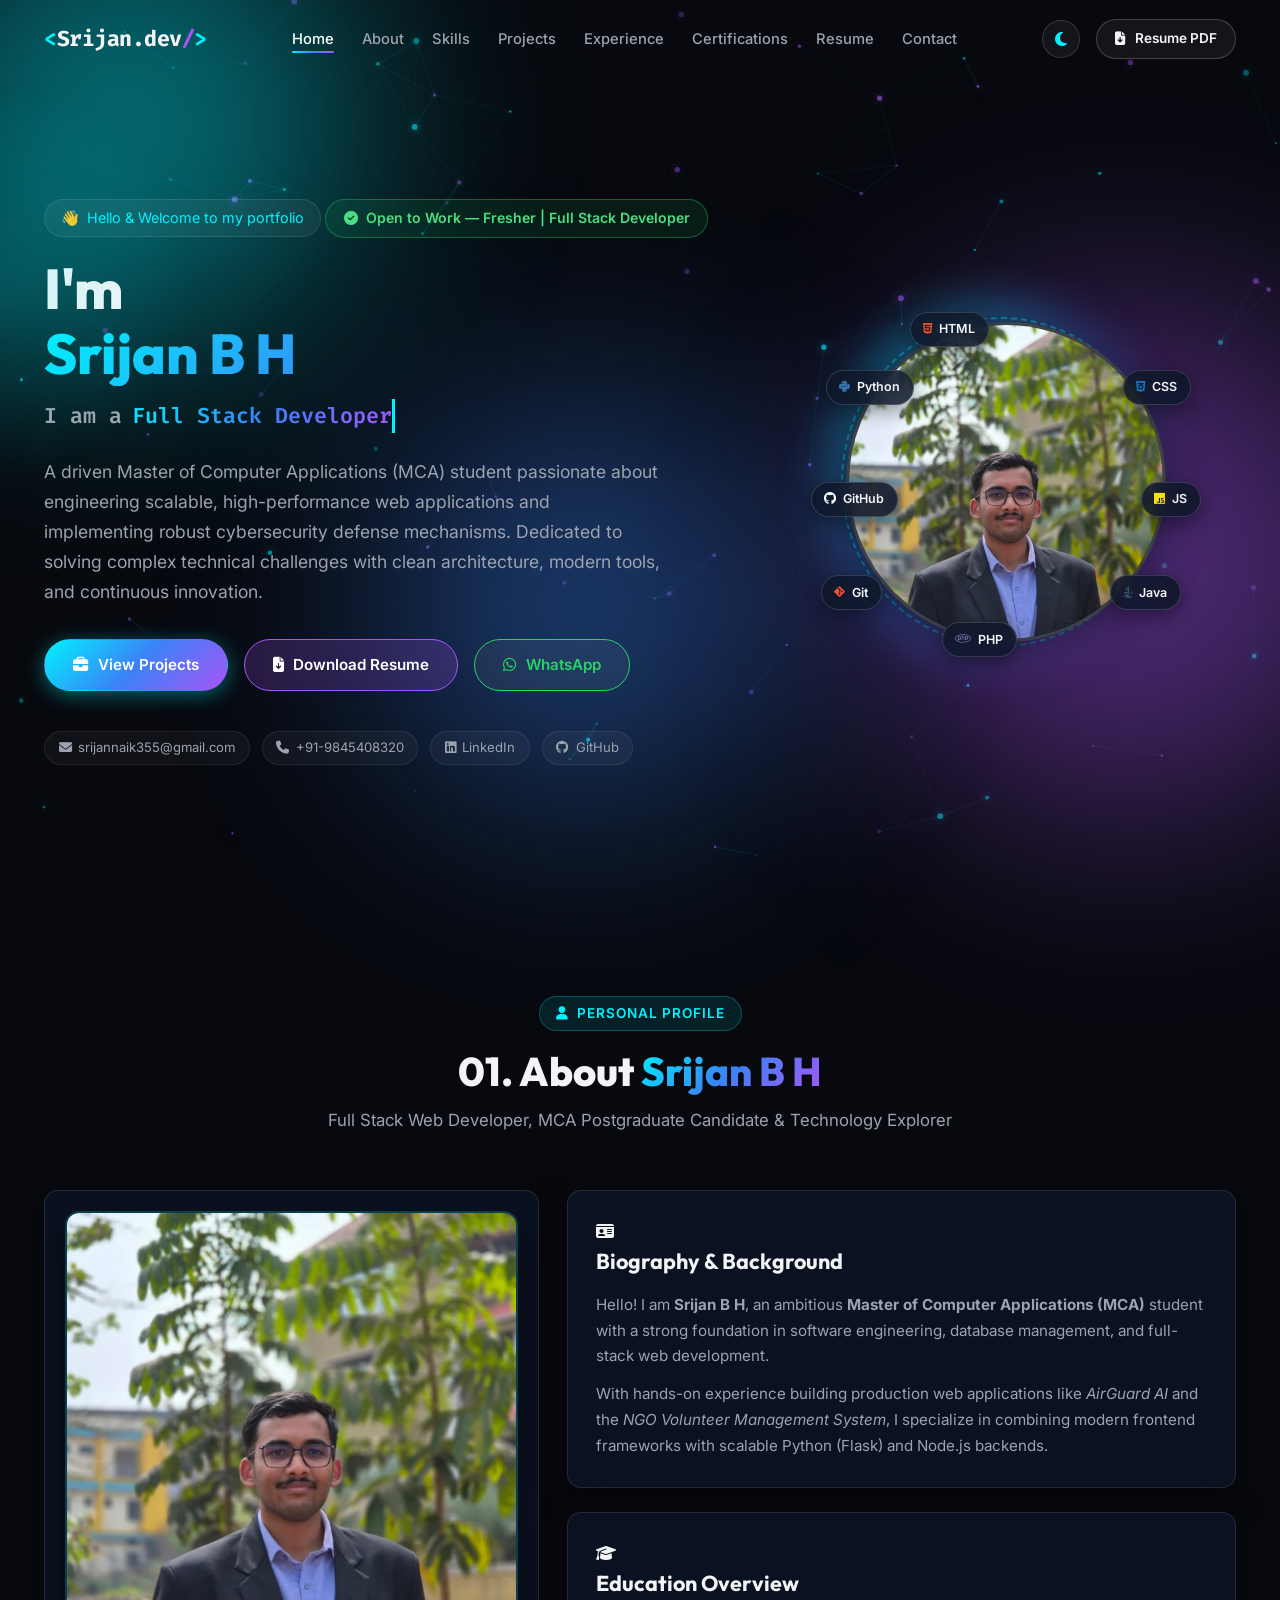
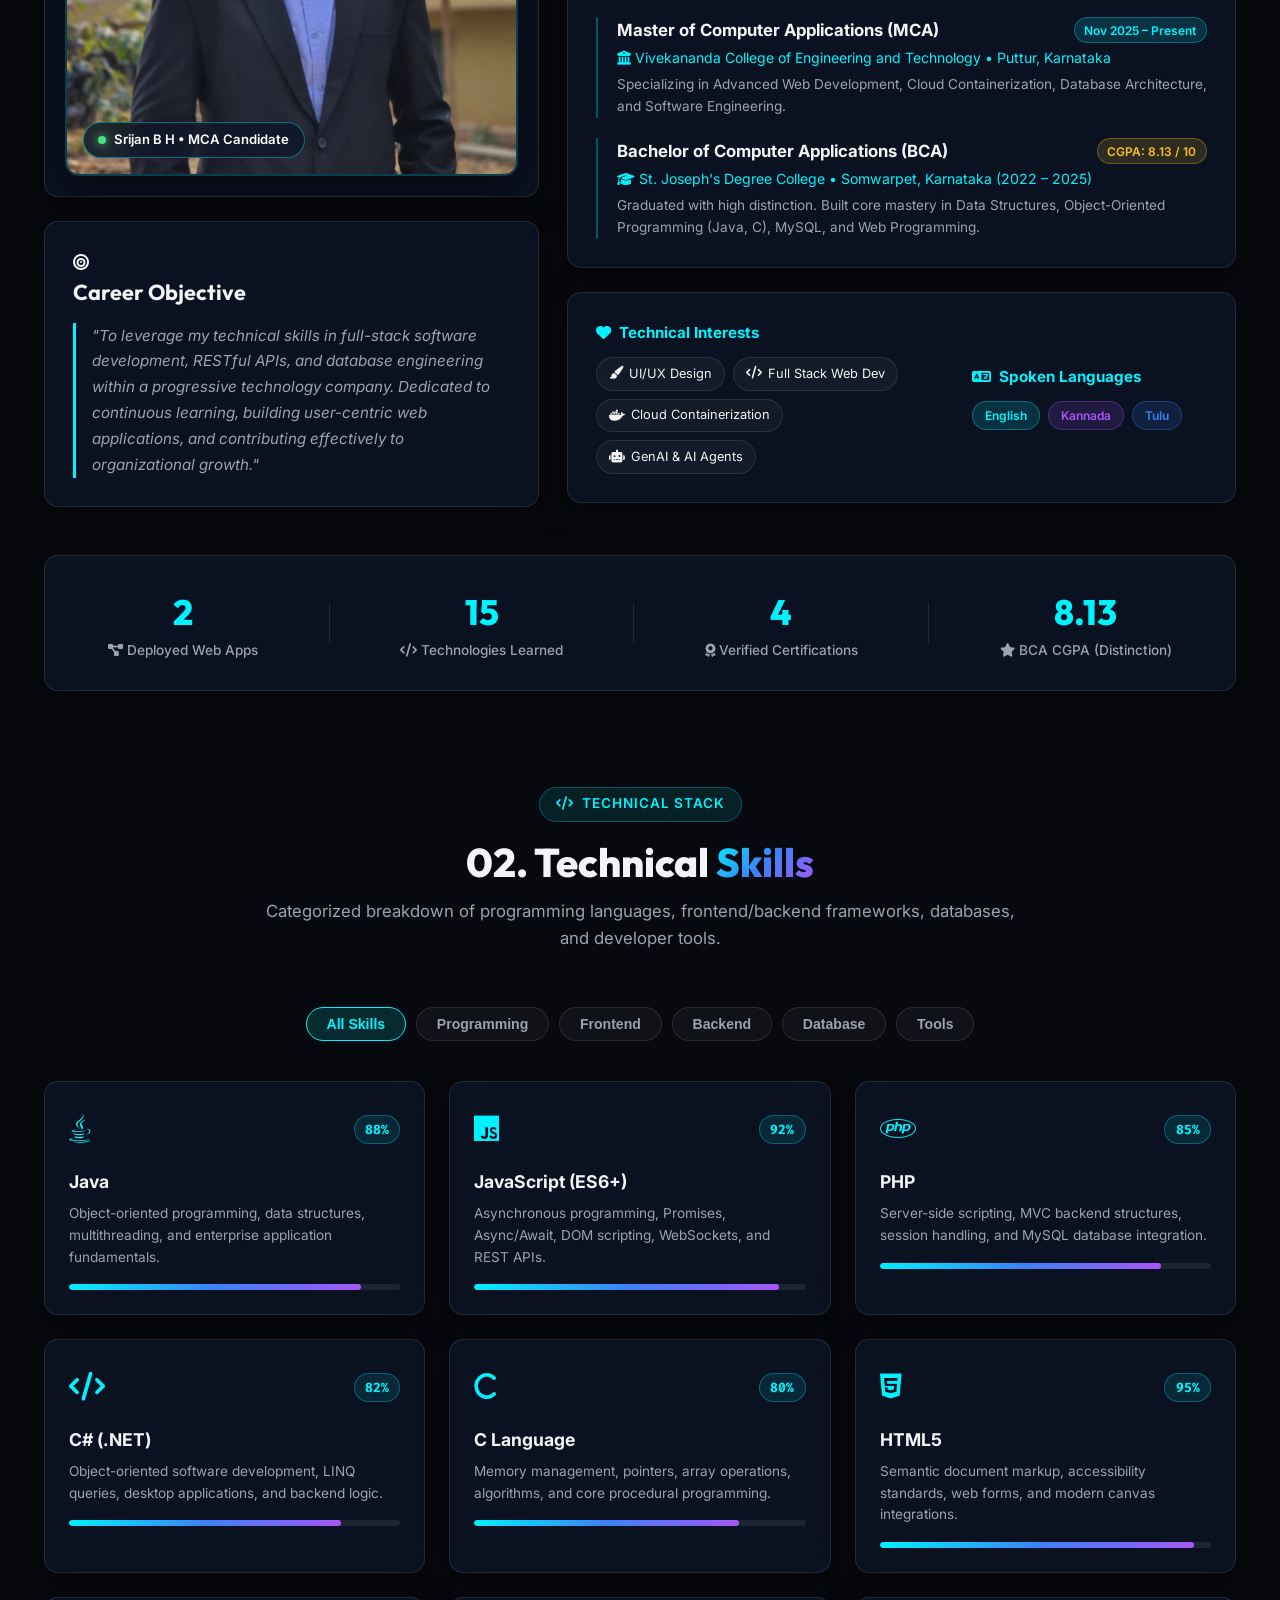
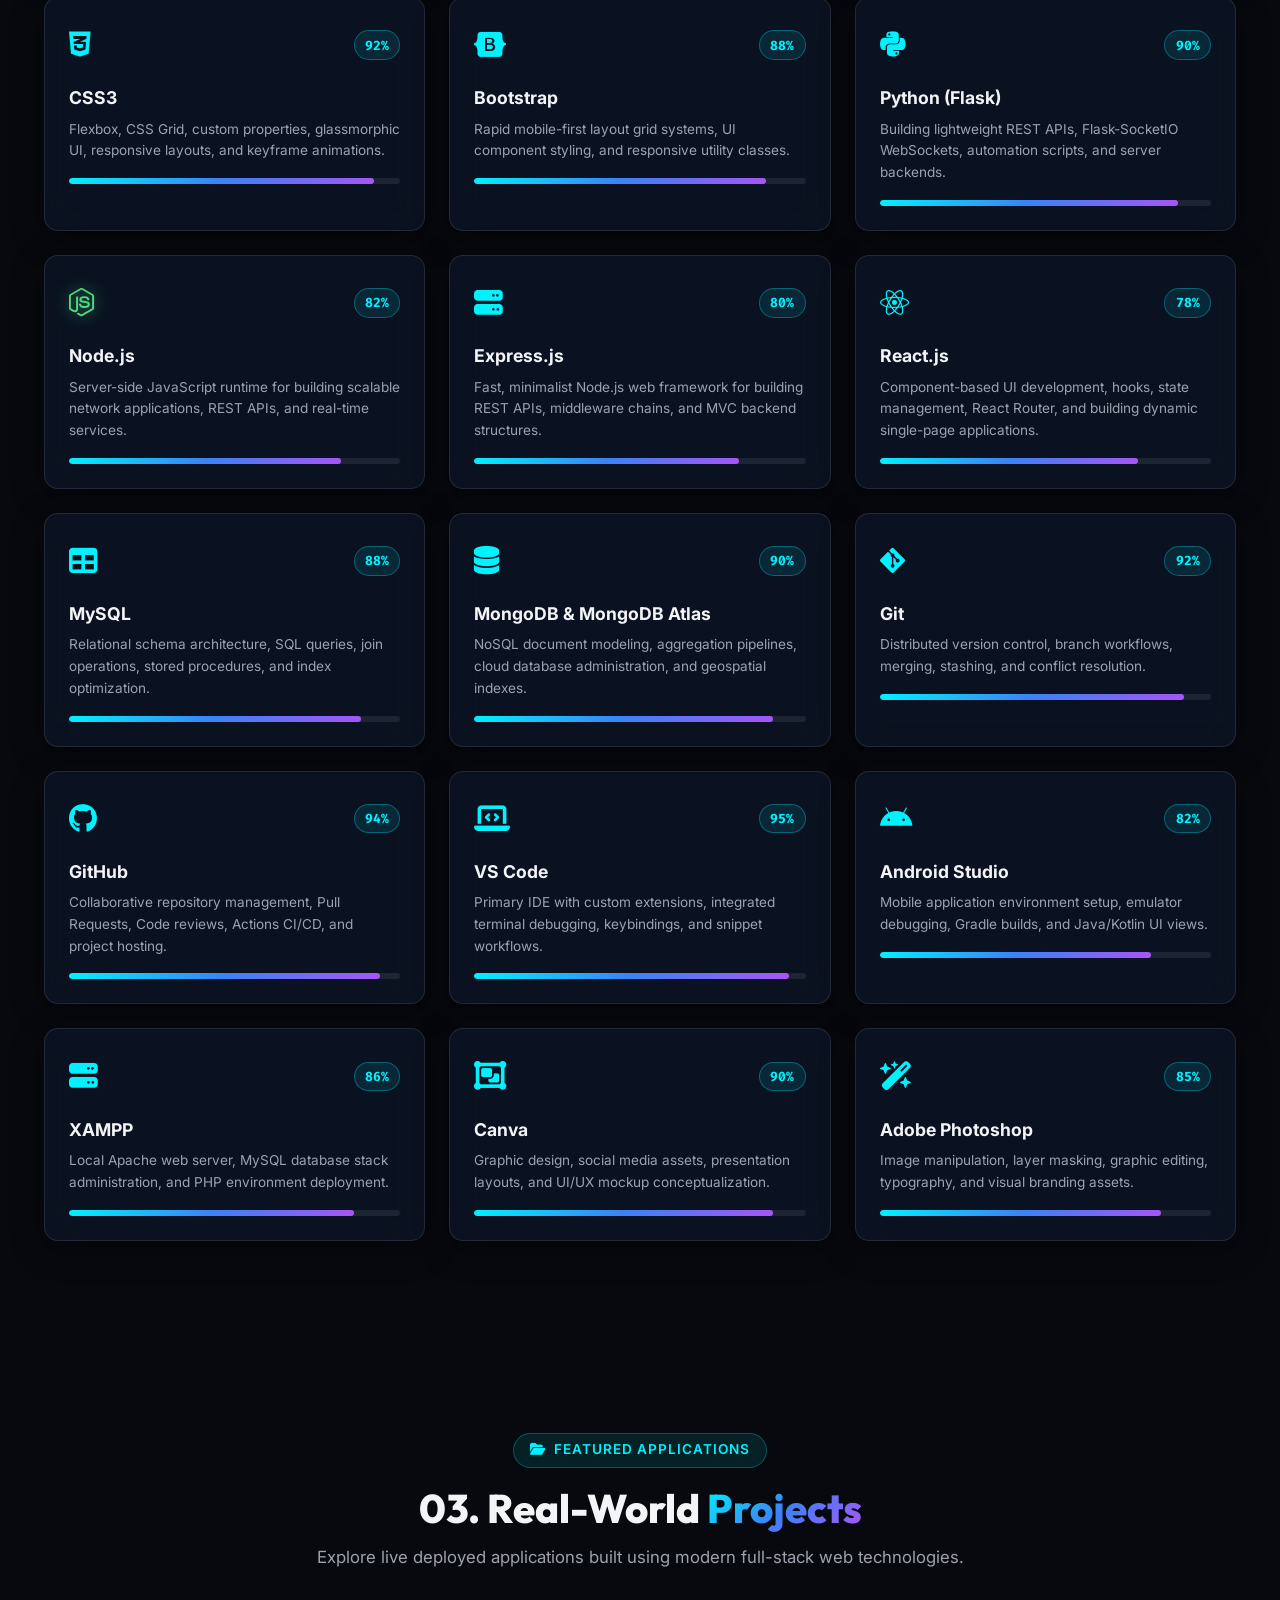
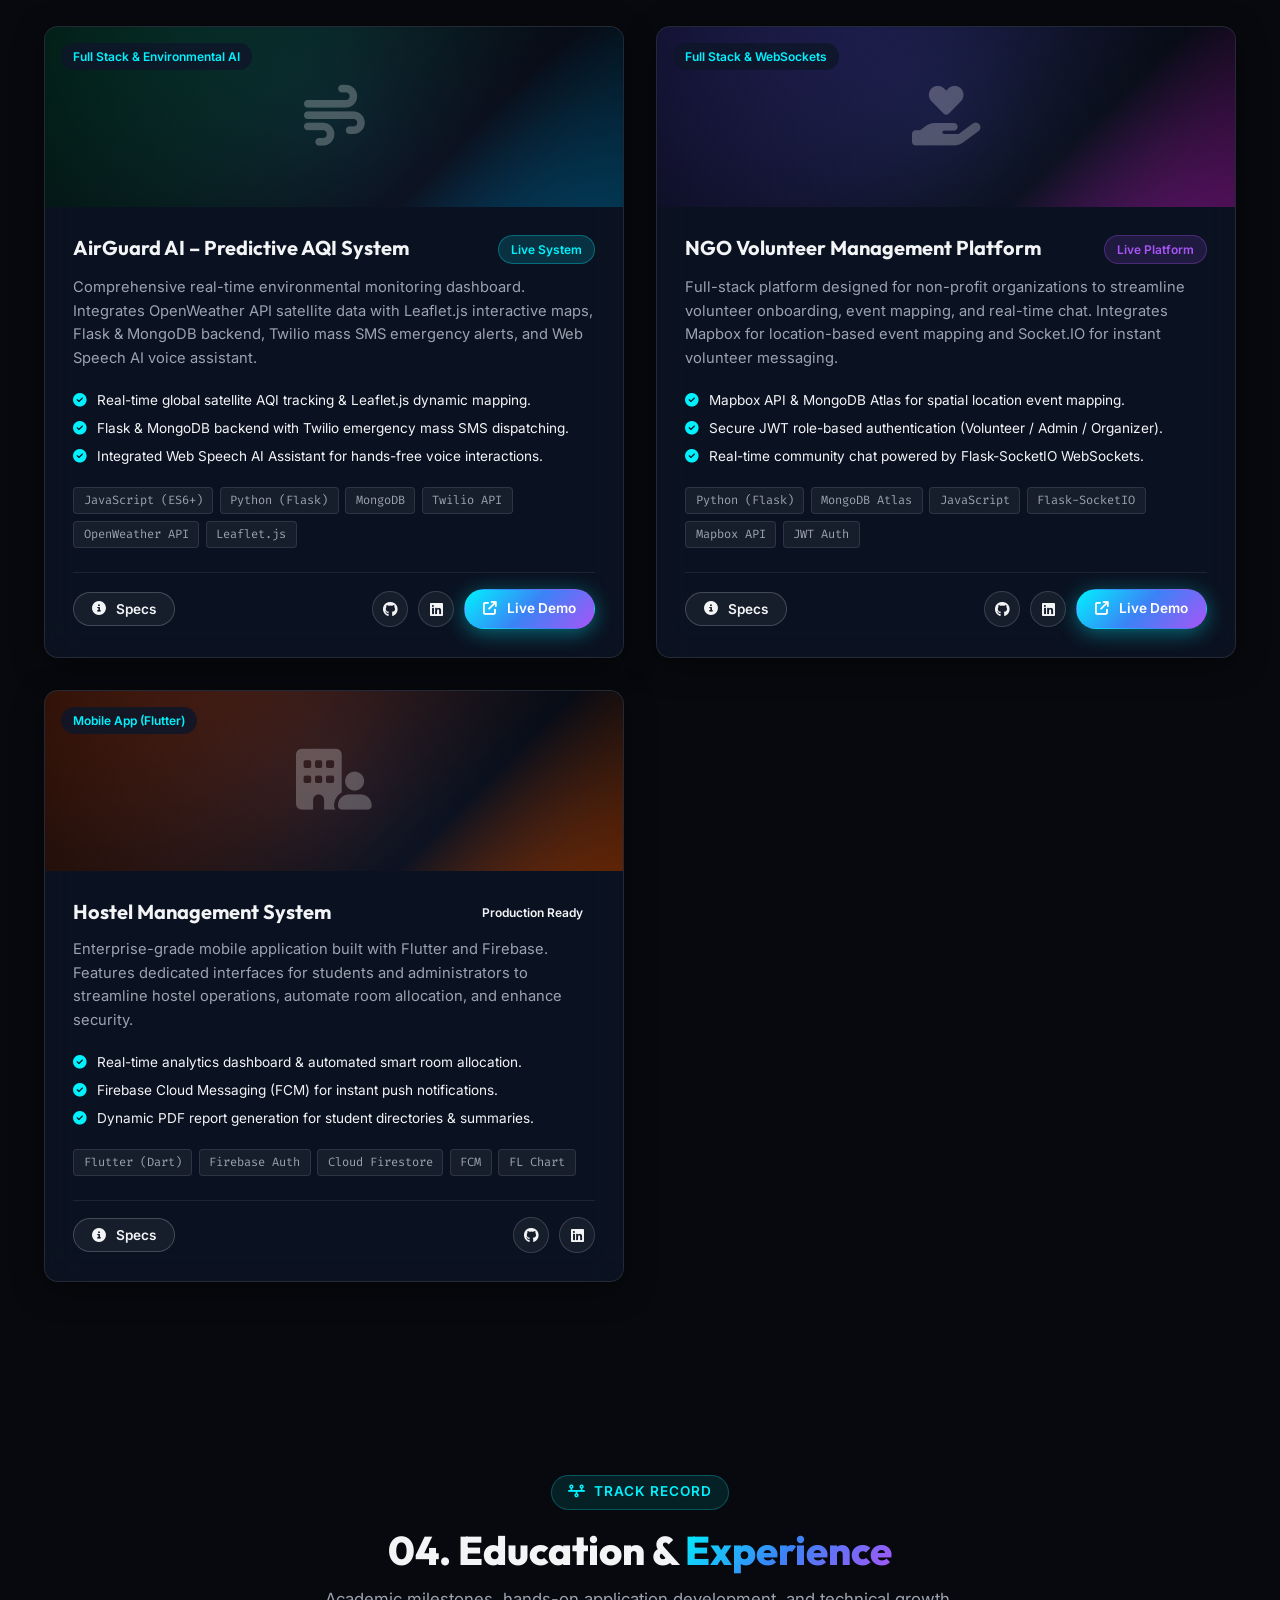
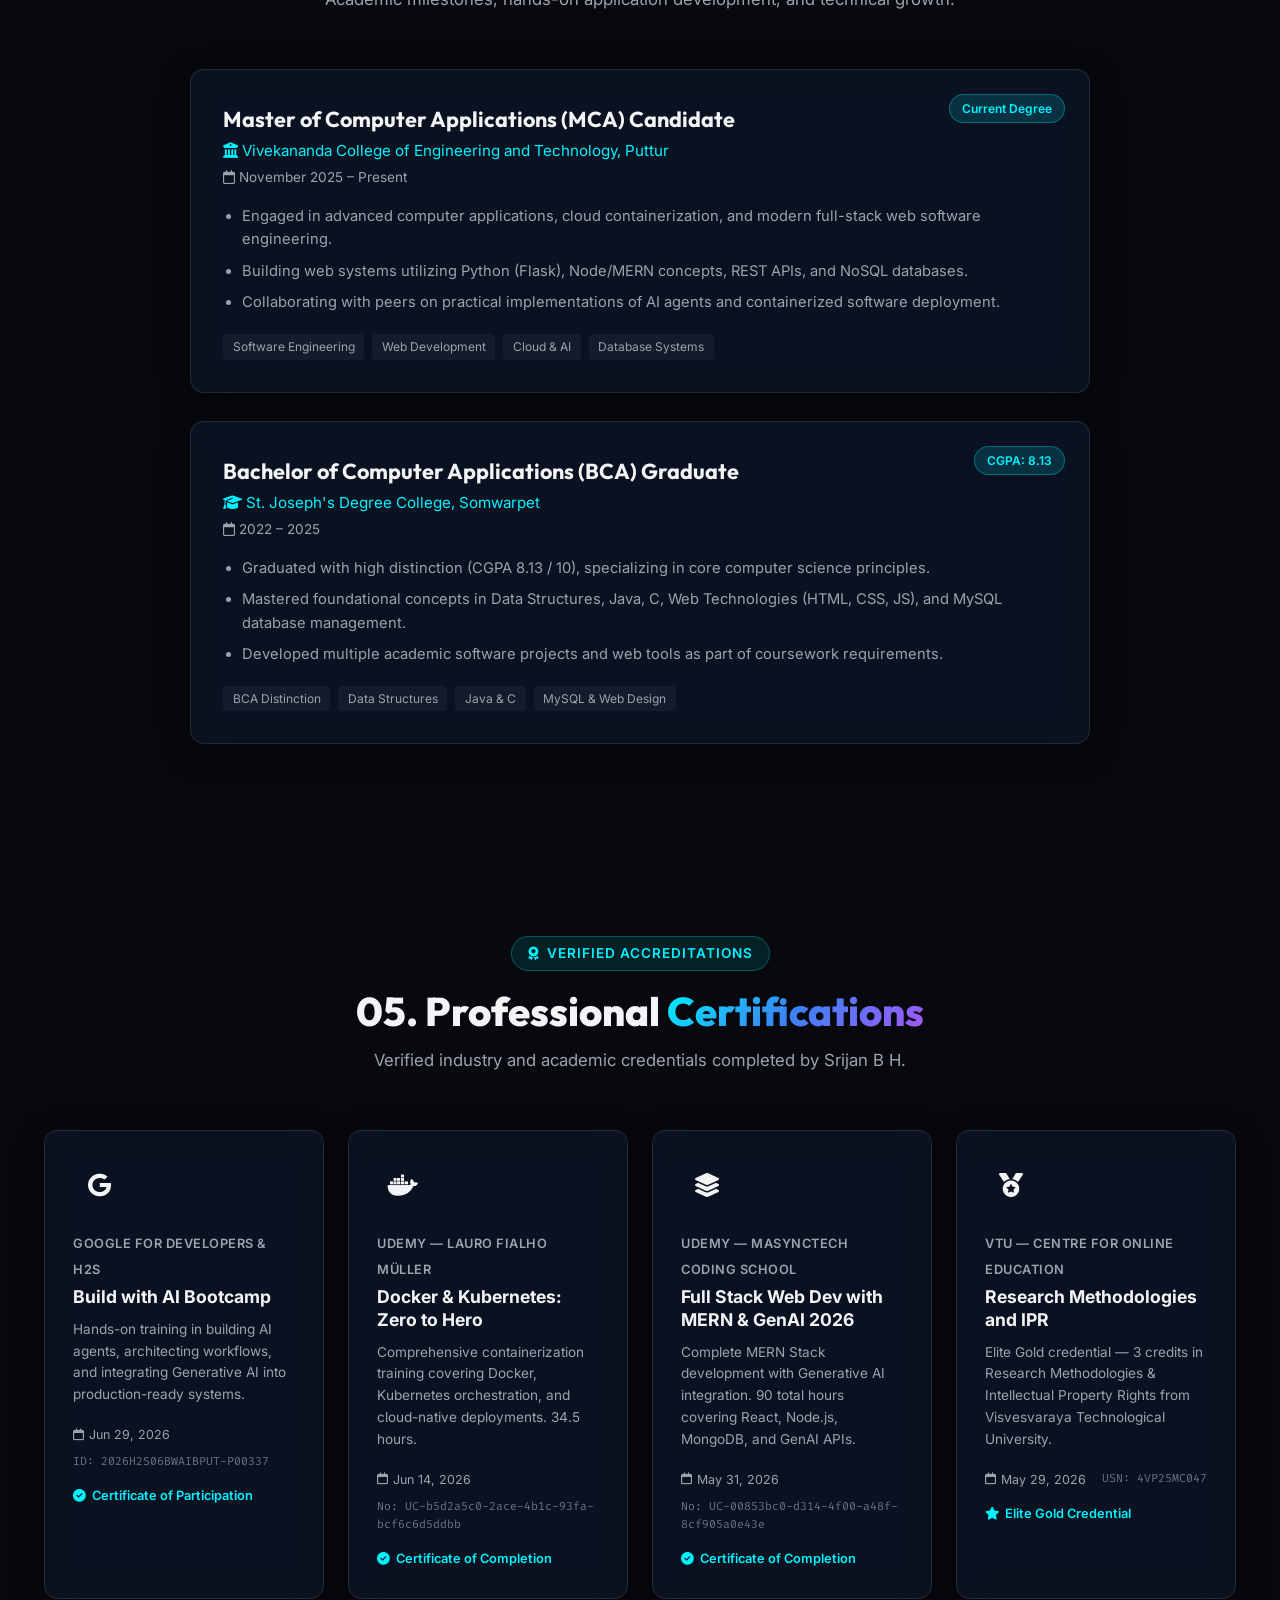
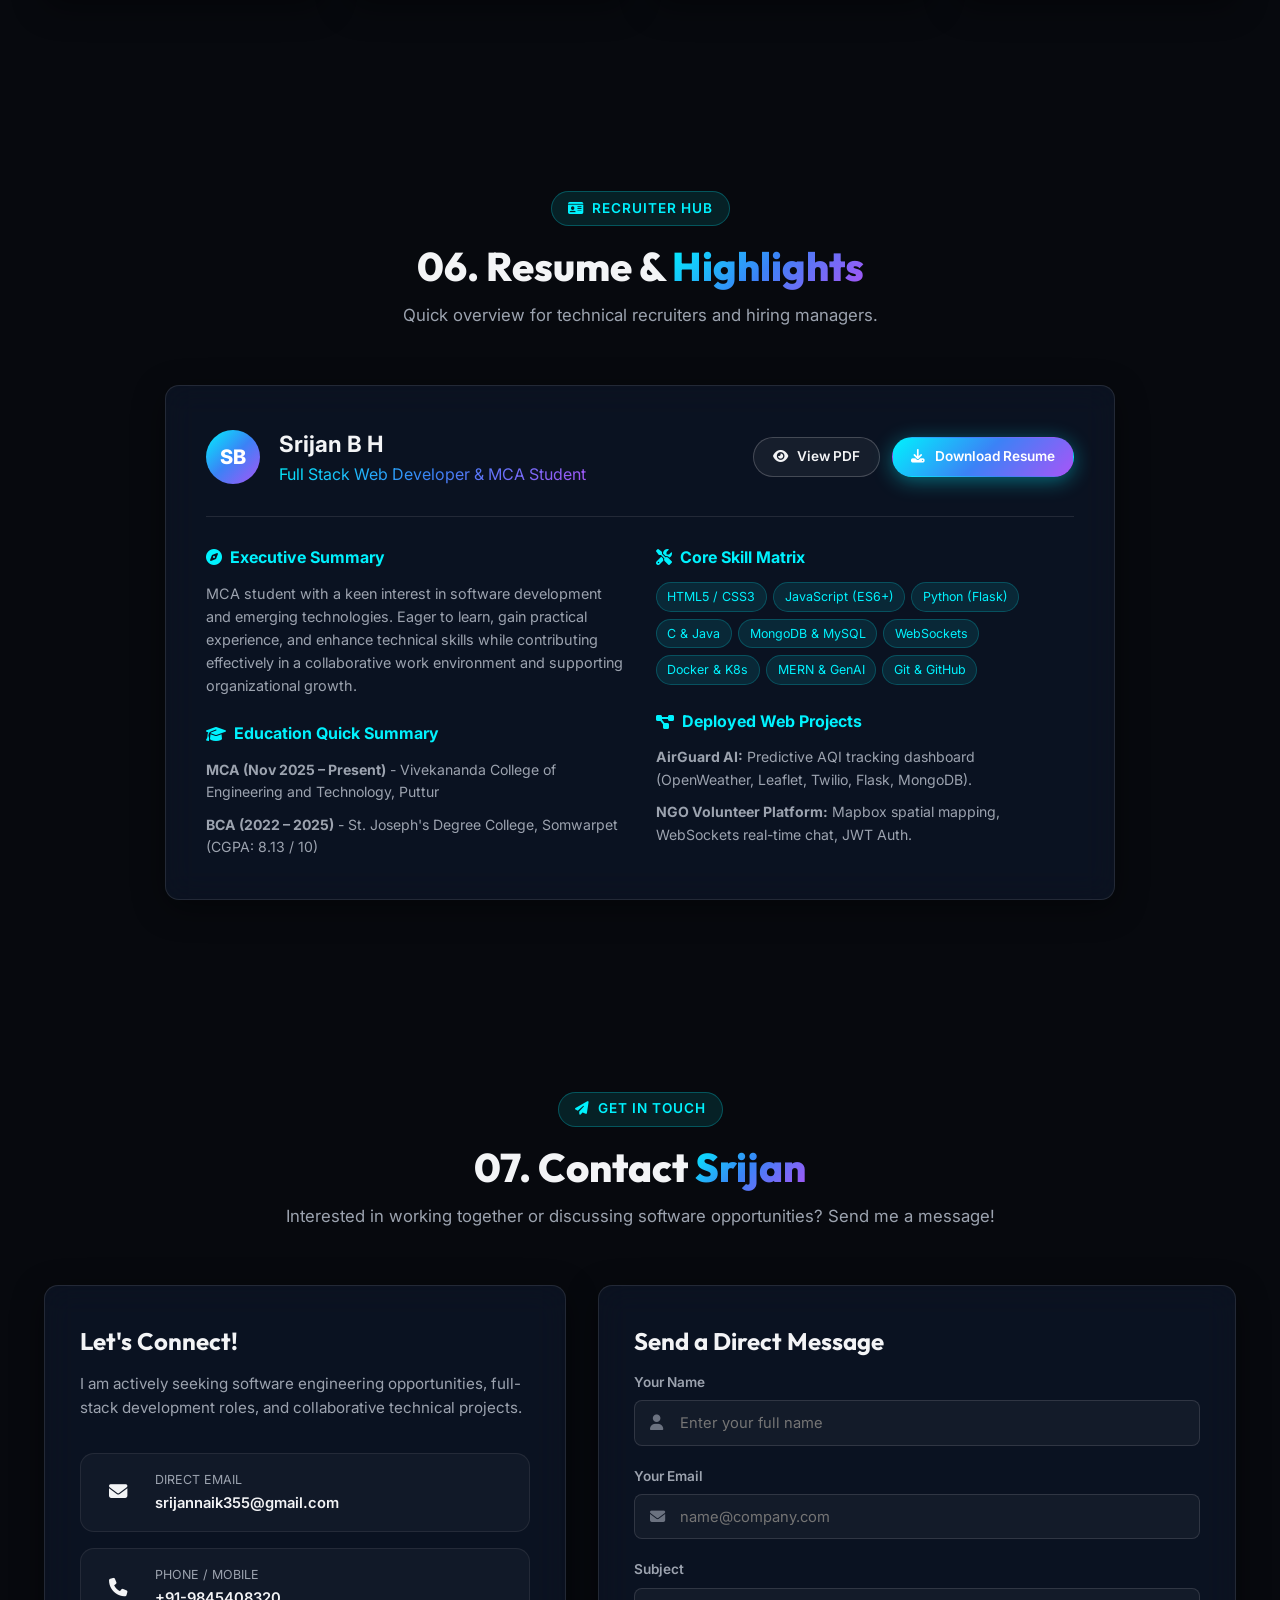
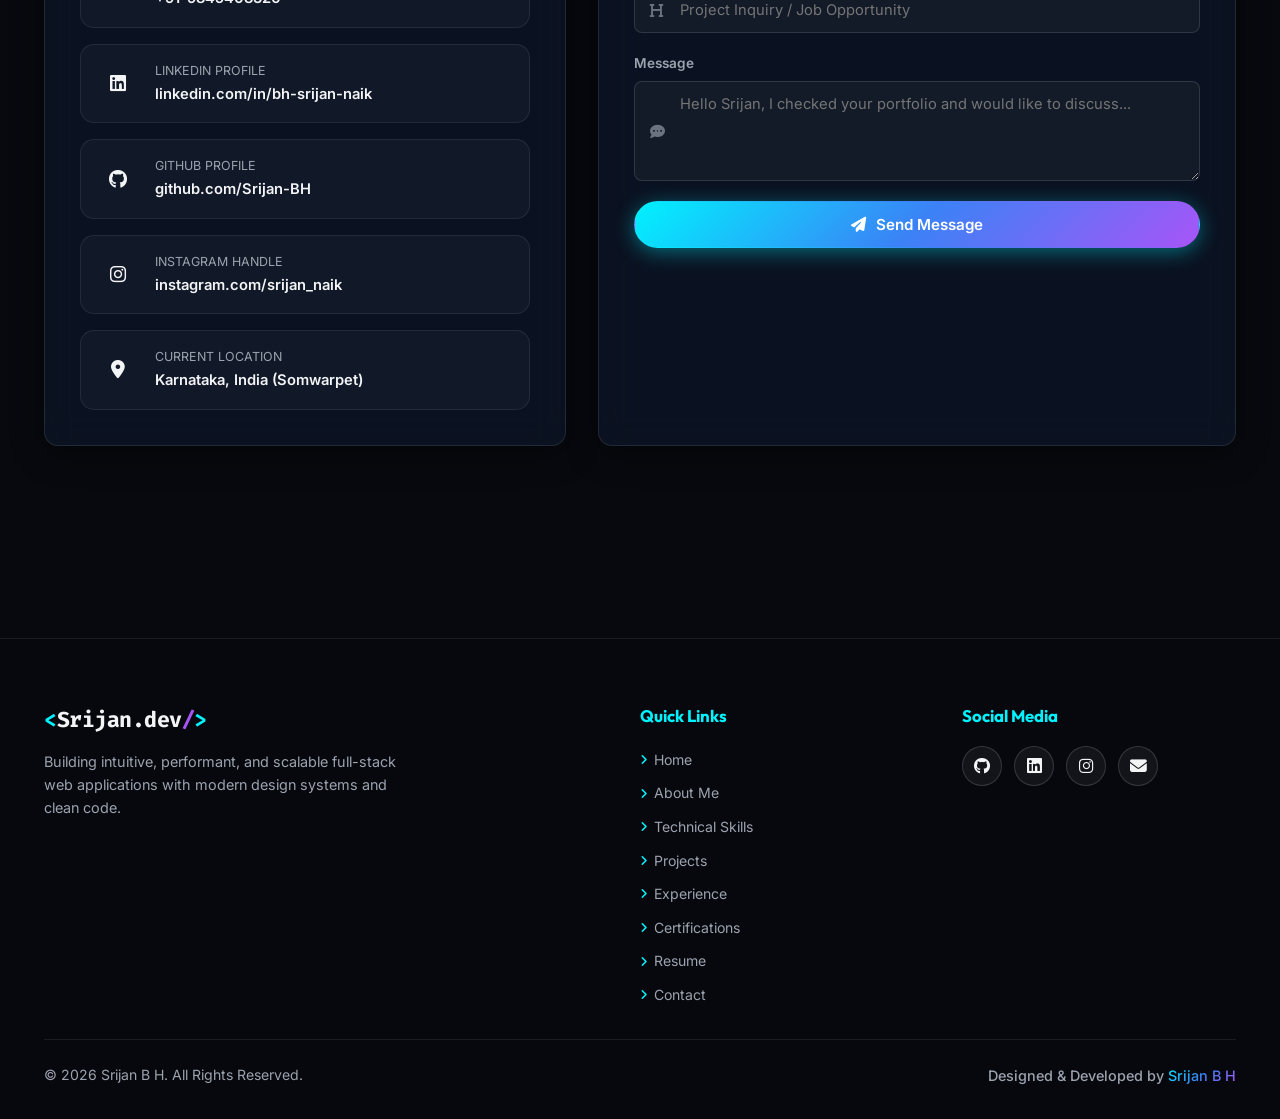
<file: index.html>
<!DOCTYPE html>
<html lang="en">
<head>
    <meta charset="UTF-8">
    <meta name="viewport" content="width=device-width, initial-scale=1.0">
    <title>Srijan B H | Full Stack Developer Portfolio</title>
    
    <!-- Meta SEO -->
    <meta name="description" content="Official Recruiter Portfolio of Srijan B H — MCA Student & Full Stack Developer. Expert in MERN Stack, Python Flask, Docker, Kubernetes, AI integrations. Open to Work.">
    <meta name="keywords" content="Srijan B H, Portfolio, Full Stack Developer, MCA Student, Software Engineer, Web Developer, MERN Stack, Python, Flask, MongoDB, Docker, Kubernetes, React, Node.js, Karnataka, India">
    <meta name="author" content="Srijan B H">
    <meta name="robots" content="index, follow">
    <meta name="theme-color" content="#00f2fe">

    <!-- Open Graph / Social Preview (LinkedIn, WhatsApp, Twitter) -->
    <meta property="og:title" content="Srijan B H | Full Stack Developer & MCA Student">
    <meta property="og:description" content="Open to Work — Full Stack Developer skilled in MERN Stack, Python Flask, Docker & Kubernetes, AI integrations. View live projects and certifications.">
    <meta property="og:type" content="website">
    <meta property="og:url" content="https://srijan-bh.netlify.app">
    <meta property="og:image" content="assets/og-preview.png">
    <meta property="og:image:width" content="1200">
    <meta property="og:image:height" content="630">
    <meta property="og:image:alt" content="Srijan B H — Full Stack Developer Portfolio">
    <meta property="og:site_name" content="Srijan B H Portfolio">

    <!-- Twitter Card -->
    <meta name="twitter:card" content="summary_large_image">
    <meta name="twitter:title" content="Srijan B H | Full Stack Developer">
    <meta name="twitter:description" content="Open to Work — MERN Stack, Flask, Docker, AI. View my live projects and certifications.">
    <meta name="twitter:image" content="assets/og-preview.png">
    
    <!-- Fonts & Icons -->
    <link rel="preconnect" href="https://fonts.googleapis.com">
    <link rel="preconnect" href="https://fonts.gstatic.com" crossorigin>
    <link href="https://fonts.googleapis.com/css2?family=Fira+Code:wght@400;500;600&family=Inter:wght@300;400;500;600;700;800&family=Outfit:wght@400;500;600;700;800&display=swap" rel="stylesheet">
    <link rel="stylesheet" href="https://cdnjs.cloudflare.com/ajax/libs/font-awesome/6.5.1/css/all.min.css">
    
    <!-- Stylesheet -->
    <link rel="stylesheet" href="styles.css">
</head>
<body>

    <!-- Custom Cursor -->
    <div class="cursor-dot" data-cursor-dot></div>
    <div class="cursor-outline" data-cursor-outline></div>

    <!-- Preloader Screen -->
    <div class="preloader" id="preloader">
        <div class="preloader-content">
            <div class="preloader-logo-wrap">
                <span class="logo-bracket pre-bracket">&lt;</span><span class="preloader-typed" id="preloader-typed"></span><span class="logo-slash pre-slash">/</span><span class="logo-bracket pre-bracket">&gt;</span>
            </div>
            <p class="preloader-tagline">Initializing Portfolio...</p>
            <div class="preloader-bar"><div class="preloader-bar-fill" id="preloader-bar-fill"></div></div>
        </div>
    </div>

    <!-- Page Transition Overlay -->
    <div class="page-transition" id="page-transition"></div>

    <!-- Scroll Progress Bar -->
    <div class="scroll-progress-bar" id="scroll-progress-bar"></div>

    <!-- Animated Particle Canvas Background -->
    <canvas id="bg-canvas"></canvas>
    
    <!-- Ambient Glow Orbs -->
    <div class="ambient-orb orb-1"></div>
    <div class="ambient-orb orb-2"></div>
    <div class="ambient-orb orb-3"></div>

    <!-- Navigation Header -->
    <header class="navbar" id="navbar">
        <div class="nav-container">
            <a href="#home" class="nav-logo" aria-label="Srijan B H Home">
                <span class="logo-bracket">&lt;</span><span class="logo-text">Srijan.dev</span><span class="logo-slash">/</span><span class="logo-bracket">&gt;</span>
            </a>

            <nav class="nav-menu" id="nav-menu">
                <ul class="nav-list">
                    <li class="nav-item"><a href="#home" class="nav-link active">Home</a></li>
                    <li class="nav-item"><a href="#about" class="nav-link">About</a></li>
                    <li class="nav-item"><a href="#skills" class="nav-link">Skills</a></li>
                    <li class="nav-item"><a href="#projects" class="nav-link">Projects</a></li>
                    <li class="nav-item"><a href="#experience" class="nav-link">Experience</a></li>
                    <li class="nav-item"><a href="#certifications" class="nav-link">Certifications</a></li>
                    <li class="nav-item"><a href="#resume" class="nav-link">Resume</a></li>
                    <li class="nav-item"><a href="#contact" class="nav-link">Contact</a></li>
                </ul>
            </nav>

            <div class="nav-actions">
                <button class="theme-toggle" id="theme-toggle" aria-label="Toggle dark/light theme">
                    <i class="fa-solid fa-moon" id="theme-icon"></i>
                </button>
                <a href="assets/Srijan_Resume.pdf" download="Srijan_B_H_Resume.pdf" class="btn btn-outline btn-sm nav-cta">
                    <i class="fa-solid fa-file-arrow-down"></i> Resume PDF
                </a>
                <button class="hamburger" id="hamburger" aria-label="Toggle navigation menu">
                    <span class="bar"></span>
                    <span class="bar"></span>
                    <span class="bar"></span>
                </button>
            </div>
        </div>
    </header>

    <!-- Main Content Container -->
    <main>
        
        <!-- Hero Section -->
        <section id="home" class="hero-section">
            <div class="mouse-glow" id="mouse-glow"></div>

            <div class="container hero-container">
                <!-- Left Side: Copy & CTAs -->
                <div class="hero-content">
                    <div class="hero-greeting">
                        <span class="wave-emoji">👋</span>
                        <span>Hello &amp; Welcome to my portfolio</span>
                    </div>

                    <!-- Open to Work Badge -->
                    <div class="open-to-work-badge">
                        <span class="otw-pulse"></span>
                        <i class="fa-solid fa-circle-check"></i>
                        <span>Open to Work &mdash; Fresher | Full Stack Developer</span>
                    </div>

                    <h1 class="hero-title">
                        I'm <span class="gradient-text hero-name">Srijan B H</span>
                    </h1>

                    <div class="hero-subtitle-wrapper">
                        <span class="hero-static-prefix">I am a</span>
                        <span class="gradient-text hero-typing" id="hero-typing"></span>
                    </div>

                    <p class="hero-description">
                        A driven Master of Computer Applications (MCA) student passionate about engineering scalable, high-performance web applications and implementing robust cybersecurity defense mechanisms. Dedicated to solving complex technical challenges with clean architecture, modern tools, and continuous innovation.
                    </p>

                    <div class="hero-ctas">
                        <a href="#projects" class="btn btn-primary">
                            <i class="fa-solid fa-briefcase"></i>
                            <span>View Projects</span>
                        </a>
                        <a href="assets/Srijan_Resume.pdf" download="Srijan_B_H_Resume.pdf" class="btn btn-secondary" id="hero-download-resume">
                            <i class="fa-solid fa-file-arrow-down"></i>
                            <span>Download Resume</span>
                        </a>
                        <a href="https://wa.me/917996538961" target="_blank" class="btn btn-outline" style="border-color: #25D366; color: #25D366;">
                            <i class="fa-brands fa-whatsapp"></i>
                            <span>WhatsApp</span>
                        </a>
                    </div>

                    <!-- Quick Contact Badges -->
                    <div class="hero-contact-strip">
                        <a href="mailto:srijannaik355@gmail.com" class="hero-badge"><i class="fa-solid fa-envelope"></i> srijannaik355@gmail.com</a>
                        <a href="tel:+919845408320" class="hero-badge"><i class="fa-solid fa-phone"></i> +91-9845408320</a>
                        <a href="https://linkedin.com/in/bh-srijan-naik" target="_blank" rel="noopener noreferrer" class="hero-badge"><i class="fa-brands fa-linkedin"></i> LinkedIn</a>
                        <a href="https://github.com/Srijan-BH" target="_blank" rel="noopener noreferrer" class="hero-badge"><i class="fa-brands fa-github"></i> GitHub</a>
                    </div>
                </div>

                <!-- Right Side: Circular Profile & Orbit Badges -->
                <div class="hero-visual">
                    <div class="profile-wrapper">
                        <div class="profile-glow-ring"></div>
                        <div class="profile-pulse-ring"></div>
                        
                        <div class="profile-img-container">
                            <img src="assets/profile.png" alt="Srijan B H Profile Picture" class="profile-img">
                        </div>

                        <!-- 7 Requested Orbit Floating Tech Badges -->
                        <div class="floating-tech-badge tech-badge-1" title="HTML5">
                            <i class="fa-brands fa-html5" style="color: #e34f26;"></i>
                            <span>HTML</span>
                        </div>
                        <div class="floating-tech-badge tech-badge-2" title="CSS3">
                            <i class="fa-brands fa-css3-alt" style="color: #1572b6;"></i>
                            <span>CSS</span>
                        </div>
                        <div class="floating-tech-badge tech-badge-3" title="JavaScript">
                            <i class="fa-brands fa-js" style="color: #f7df1e;"></i>
                            <span>JS</span>
                        </div>
                        <div class="floating-tech-badge tech-badge-4" title="Java">
                            <i class="fa-brands fa-java" style="color: #5382a1;"></i>
                            <span>Java</span>
                        </div>
                        <div class="floating-tech-badge tech-badge-5" title="PHP">
                            <i class="fa-brands fa-php" style="color: #777bb4;"></i>
                            <span>PHP</span>
                        </div>
                        <div class="floating-tech-badge tech-badge-6" title="Git">
                            <i class="fa-brands fa-git-alt" style="color: #f05032;"></i>
                            <span>Git</span>
                        </div>
                        <div class="floating-tech-badge tech-badge-7" title="GitHub">
                            <i class="fa-brands fa-github" style="color: #ffffff;"></i>
                            <span>GitHub</span>
                        </div>
                        <div class="floating-tech-badge tech-badge-8" title="Python">
                            <i class="fa-brands fa-python" style="color: #3776ab;"></i>
                            <span>Python</span>
                        </div>
                    </div>
                </div>
            </div>
        </section>

        <!-- About Section -->
        <section id="about" class="section">
            <div class="container">
                <div class="section-header">
                    <span class="section-tag"><i class="fa-solid fa-user"></i> Personal Profile</span>
                    <h2 class="section-title">01. About <span class="gradient-text">Srijan B H</span></h2>
                    <p class="section-subtitle">Full Stack Web Developer, MCA Postgraduate Candidate &amp; Technology Explorer</p>
                </div>

                <div class="about-grid-enhanced">
                    
                    <!-- Left Column: Professional Photo & Career Objective -->
                    <div class="about-left-col">
                        <div class="about-photo-card glass-card scroll-reveal">
                            <div class="photo-glow-border"></div>
                            <div class="photo-container">
                                <img src="assets/srijan_photo.png" alt="Srijan B H Professional Photograph" class="srijan-portrait">
                                <div class="photo-overlay-badge">
                                    <span class="pulse-dot"></span>
                                    <span>Srijan B H &bull; MCA Candidate</span>
                                </div>
                            </div>
                        </div>

                        <!-- Career Objective Card -->
                        <div class="objective-card glass-card scroll-reveal">
                            <div class="card-icon cyan-glow"><i class="fa-solid fa-bullseye"></i></div>
                            <h3>Career Objective</h3>
                            <p class="objective-text">
                                "To leverage my technical skills in full-stack software development, RESTful APIs, and database engineering within a progressive technology company. Dedicated to continuous learning, building user-centric web applications, and contributing effectively to organizational growth."
                            </p>
                        </div>
                    </div>

                    <!-- Right Column: Biography, Education & Interests -->
                    <div class="about-right-col">
                        
                        <!-- Biography Card -->
                        <div class="about-bio-card glass-card scroll-reveal">
                            <div class="card-icon purple-glow"><i class="fa-solid fa-id-card"></i></div>
                            <h3>Biography &amp; Background</h3>
                            <p>
                                Hello! I am <strong>Srijan B H</strong>, an ambitious <strong>Master of Computer Applications (MCA)</strong> student with a strong foundation in software engineering, database management, and full-stack web development.
                            </p>
                            <p>
                                With hands-on experience building production web applications like <em>AirGuard AI</em> and the <em>NGO Volunteer Management System</em>, I specialize in combining modern frontend frameworks with scalable Python (Flask) and Node.js backends.
                            </p>
                        </div>

                        <!-- Education Overview Card -->
                        <div class="about-edu-card glass-card scroll-reveal">
                            <div class="card-icon blue-glow"><i class="fa-solid fa-graduation-cap"></i></div>
                            <h3>Education Overview</h3>
                            
                            <div class="edu-timeline-list">
                                <div class="edu-timeline-item">
                                    <div class="edu-item-header">
                                        <h4 class="edu-degree">Master of Computer Applications (MCA)</h4>
                                        <span class="edu-date-badge">Nov 2025 – Present</span>
                                    </div>
                                    <p class="edu-school"><i class="fa-solid fa-university"></i> Vivekananda College of Engineering and Technology &bull; Puttur, Karnataka</p>
                                    <p class="edu-detail">Specializing in Advanced Web Development, Cloud Containerization, Database Architecture, and Software Engineering.</p>
                                </div>

                                <div class="edu-timeline-item">
                                    <div class="edu-item-header">
                                        <h4 class="edu-degree">Bachelor of Computer Applications (BCA)</h4>
                                        <span class="edu-date-badge badge-gold">CGPA: 8.13 / 10</span>
                                    </div>
                                    <p class="edu-school"><i class="fa-solid fa-graduation-cap"></i> St. Joseph's Degree College &bull; Somwarpet, Karnataka (2022 – 2025)</p>
                                    <p class="edu-detail">Graduated with high distinction. Built core mastery in Data Structures, Object-Oriented Programming (Java, C), MySQL, and Web Programming.</p>
                                </div>
                            </div>
                        </div>

                        <!-- Interests & Languages Card -->
                        <div class="about-interests-card glass-card scroll-reveal">
                            <div class="interests-block">
                                <h4><i class="fa-solid fa-heart"></i> Technical Interests</h4>
                                <div class="interest-tags">
                                    <span class="interest-tag"><i class="fa-solid fa-paintbrush"></i> UI/UX Design</span>
                                    <span class="interest-tag"><i class="fa-solid fa-code"></i> Full Stack Web Dev</span>
                                    <span class="interest-tag"><i class="fa-brands fa-docker"></i> Cloud Containerization</span>
                                    <span class="interest-tag"><i class="fa-solid fa-robot"></i> GenAI &amp; AI Agents</span>
                                </div>
                            </div>

                            <div class="languages-block">
                                <h4><i class="fa-solid fa-language"></i> Spoken Languages</h4>
                                <div class="lang-badges">
                                    <span class="badge badge-cyan">English</span>
                                    <span class="badge badge-purple">Kannada</span>
                                    <span class="badge badge-blue">Tulu</span>
                                </div>
                            </div>
                        </div>

                    </div>
                </div>

                <!-- Animated Statistics Bar -->
                <div class="stats-bar glass-card scroll-reveal" id="stats-counter-bar">
                    <div class="stat-item">
                        <div class="stat-number" data-target="2">0</div>
                        <div class="stat-label"><i class="fa-solid fa-diagram-project"></i> Deployed Web Apps</div>
                    </div>
                    <div class="stat-divider"></div>
                    <div class="stat-item">
                        <div class="stat-number" data-target="15">0</div>
                        <div class="stat-label"><i class="fa-solid fa-code"></i> Technologies Learned</div>
                    </div>
                    <div class="stat-divider"></div>
                    <div class="stat-item">
                        <div class="stat-number" data-target="4">0</div>
                        <div class="stat-label"><i class="fa-solid fa-award"></i> Verified Certifications</div>
                    </div>
                    <div class="stat-divider"></div>
                    <div class="stat-item">
                        <div class="stat-number stat-cgpa">8.13</div>
                        <div class="stat-label"><i class="fa-solid fa-star"></i> BCA CGPA (Distinction)</div>
                    </div>
                </div>
            </div>
        <!-- Skills Section -->
        <section id="skills" class="section">
            <div class="container">
                <div class="section-header">
                    <span class="section-tag"><i class="fa-solid fa-code"></i> Technical Stack</span>
                    <h2 class="section-title">02. Technical <span class="gradient-text">Skills</span></h2>
                    <p class="section-subtitle">Categorized breakdown of programming languages, frontend/backend frameworks, databases, and developer tools.</p>
                </div>

                <!-- Skill Filter Tabs -->
                <div class="filter-tabs" id="skill-filters">
                    <button class="filter-btn active" data-filter="all">All Skills</button>
                    <button class="filter-btn" data-filter="programming">Programming</button>
                    <button class="filter-btn" data-filter="frontend">Frontend</button>
                    <button class="filter-btn" data-filter="backend">Backend</button>
                    <button class="filter-btn" data-filter="database">Database</button>
                    <button class="filter-btn" data-filter="tools">Tools</button>
                </div>

                <!-- Skills Grid -->
                <div class="skills-grid" id="skills-grid">
                    
                    <!-- Programming Skills -->
                    <div class="skill-card glass-card scroll-reveal" data-category="programming">
                        <div class="skill-header">
                            <div class="skill-icon cyan-glow"><i class="fa-brands fa-java"></i></div>
                            <span class="skill-percent">88%</span>
                        </div>
                        <h4 class="skill-name">Java</h4>
                        <p class="skill-desc">Object-oriented programming, data structures, multithreading, and enterprise application fundamentals.</p>
                        <div class="skill-bar-wrapper">
                            <div class="skill-bar-fill" style="width: 88%;"></div>
                        </div>
                    </div>

                    <div class="skill-card glass-card scroll-reveal" data-category="frontend">
                        <div class="skill-header">
                            <div class="skill-icon purple-glow"><i class="fa-brands fa-js"></i></div>
                            <span class="skill-percent">92%</span>
                        </div>
                        <h4 class="skill-name">JavaScript (ES6+)</h4>
                        <p class="skill-desc">Asynchronous programming, Promises, Async/Await, DOM scripting, WebSockets, and REST APIs.</p>
                        <div class="skill-bar-wrapper">
                            <div class="skill-bar-fill" style="width: 92%;"></div>
                        </div>
                    </div>

                    <div class="skill-card glass-card scroll-reveal" data-category="backend">
                        <div class="skill-header">
                            <div class="skill-icon blue-glow"><i class="fa-brands fa-php"></i></div>
                            <span class="skill-percent">85%</span>
                        </div>
                        <h4 class="skill-name">PHP</h4>
                        <p class="skill-desc">Server-side scripting, MVC backend structures, session handling, and MySQL database integration.</p>
                        <div class="skill-bar-wrapper">
                            <div class="skill-bar-fill" style="width: 85%;"></div>
                        </div>
                    </div>

                    <div class="skill-card glass-card scroll-reveal" data-category="backend">
                        <div class="skill-header">
                            <div class="skill-icon gold-glow"><i class="fa-solid fa-code"></i></div>
                            <span class="skill-percent">82%</span>
                        </div>
                        <h4 class="skill-name">C# (.NET)</h4>
                        <p class="skill-desc">Object-oriented software development, LINQ queries, desktop applications, and backend logic.</p>
                        <div class="skill-bar-wrapper">
                            <div class="skill-bar-fill" style="width: 82%;"></div>
                        </div>
                    </div>

                    <div class="skill-card glass-card scroll-reveal" data-category="programming">
                        <div class="skill-header">
                            <div class="skill-icon cyan-glow"><i class="fa-solid fa-c"></i></div>
                            <span class="skill-percent">80%</span>
                        </div>
                        <h4 class="skill-name">C Language</h4>
                        <p class="skill-desc">Memory management, pointers, array operations, algorithms, and core procedural programming.</p>
                        <div class="skill-bar-wrapper">
                            <div class="skill-bar-fill" style="width: 80%;"></div>
                        </div>
                    </div>

                    <!-- Frontend Skills -->
                    <div class="skill-card glass-card scroll-reveal" data-category="frontend">
                        <div class="skill-header">
                            <div class="skill-icon purple-glow"><i class="fa-brands fa-html5"></i></div>
                            <span class="skill-percent">95%</span>
                        </div>
                        <h4 class="skill-name">HTML5</h4>
                        <p class="skill-desc">Semantic document markup, accessibility standards, web forms, and modern canvas integrations.</p>
                        <div class="skill-bar-wrapper">
                            <div class="skill-bar-fill" style="width: 95%;"></div>
                        </div>
                    </div>

                    <div class="skill-card glass-card scroll-reveal" data-category="frontend">
                        <div class="skill-header">
                            <div class="skill-icon blue-glow"><i class="fa-brands fa-css3-alt"></i></div>
                            <span class="skill-percent">92%</span>
                        </div>
                        <h4 class="skill-name">CSS3</h4>
                        <p class="skill-desc">Flexbox, CSS Grid, custom properties, glassmorphic UI, responsive layouts, and keyframe animations.</p>
                        <div class="skill-bar-wrapper">
                            <div class="skill-bar-fill" style="width: 92%;"></div>
                        </div>
                    </div>

                    <div class="skill-card glass-card scroll-reveal" data-category="frontend">
                        <div class="skill-header">
                            <div class="skill-icon gold-glow"><i class="fa-brands fa-bootstrap"></i></div>
                            <span class="skill-percent">88%</span>
                        </div>
                        <h4 class="skill-name">Bootstrap</h4>
                        <p class="skill-desc">Rapid mobile-first layout grid systems, UI component styling, and responsive utility classes.</p>
                        <div class="skill-bar-wrapper">
                            <div class="skill-bar-fill" style="width: 88%;"></div>
                        </div>
                    </div>

                    <!-- Backend Skills -->
                    <div class="skill-card glass-card scroll-reveal" data-category="backend">
                        <div class="skill-header">
                            <div class="skill-icon cyan-glow"><i class="fa-brands fa-python"></i></div>
                            <span class="skill-percent">90%</span>
                        </div>
                        <h4 class="skill-name">Python (Flask)</h4>
                        <p class="skill-desc">Building lightweight REST APIs, Flask-SocketIO WebSockets, automation scripts, and server backends.</p>
                        <div class="skill-bar-wrapper">
                            <div class="skill-bar-fill" style="width: 90%;"></div>
                        </div>
                    </div>

                    <div class="skill-card glass-card scroll-reveal" data-category="backend">
                        <div class="skill-header">
                            <div class="skill-icon green-glow"><i class="fa-brands fa-node-js"></i></div>
                            <span class="skill-percent">82%</span>
                        </div>
                        <h4 class="skill-name">Node.js</h4>
                        <p class="skill-desc">Server-side JavaScript runtime for building scalable network applications, REST APIs, and real-time services.</p>
                        <div class="skill-bar-wrapper">
                            <div class="skill-bar-fill" style="width: 82%;"></div>
                        </div>
                    </div>

                    <div class="skill-card glass-card scroll-reveal" data-category="backend">
                        <div class="skill-header">
                            <div class="skill-icon gold-glow"><i class="fa-solid fa-server"></i></div>
                            <span class="skill-percent">80%</span>
                        </div>
                        <h4 class="skill-name">Express.js</h4>
                        <p class="skill-desc">Fast, minimalist Node.js web framework for building REST APIs, middleware chains, and MVC backend structures.</p>
                        <div class="skill-bar-wrapper">
                            <div class="skill-bar-fill" style="width: 80%;"></div>
                        </div>
                    </div>

                    <div class="skill-card glass-card scroll-reveal" data-category="frontend">
                        <div class="skill-header">
                            <div class="skill-icon cyan-glow"><i class="fa-brands fa-react"></i></div>
                            <span class="skill-percent">78%</span>
                        </div>
                        <h4 class="skill-name">React.js</h4>
                        <p class="skill-desc">Component-based UI development, hooks, state management, React Router, and building dynamic single-page applications.</p>
                        <div class="skill-bar-wrapper">
                            <div class="skill-bar-fill" style="width: 78%;"></div>
                        </div>
                    </div>

                    <!-- Database Skills -->
                    <div class="skill-card glass-card scroll-reveal" data-category="database">
                        <div class="skill-header">
                            <div class="skill-icon purple-glow"><i class="fa-solid fa-table"></i></div>
                            <span class="skill-percent">88%</span>
                        </div>
                        <h4 class="skill-name">MySQL</h4>
                        <p class="skill-desc">Relational schema architecture, SQL queries, join operations, stored procedures, and index optimization.</p>
                        <div class="skill-bar-wrapper">
                            <div class="skill-bar-fill" style="width: 88%;"></div>
                        </div>
                    </div>

                    <div class="skill-card glass-card scroll-reveal" data-category="database">
                        <div class="skill-header">
                            <div class="skill-icon blue-glow"><i class="fa-solid fa-database"></i></div>
                            <span class="skill-percent">90%</span>
                        </div>
                        <h4 class="skill-name">MongoDB &amp; MongoDB Atlas</h4>
                        <p class="skill-desc">NoSQL document modeling, aggregation pipelines, cloud database administration, and geospatial indexes.</p>
                        <div class="skill-bar-wrapper">
                            <div class="skill-bar-fill" style="width: 90%;"></div>
                        </div>
                    </div>

                    <!-- Developer Tools -->
                    <div class="skill-card glass-card scroll-reveal" data-category="tools">
                        <div class="skill-header">
                            <div class="skill-icon gold-glow"><i class="fa-brands fa-git-alt"></i></div>
                            <span class="skill-percent">92%</span>
                        </div>
                        <h4 class="skill-name">Git</h4>
                        <p class="skill-desc">Distributed version control, branch workflows, merging, stashing, and conflict resolution.</p>
                        <div class="skill-bar-wrapper">
                            <div class="skill-bar-fill" style="width: 92%;"></div>
                        </div>
                    </div>

                    <div class="skill-card glass-card scroll-reveal" data-category="tools">
                        <div class="skill-header">
                            <div class="skill-icon cyan-glow"><i class="fa-brands fa-github"></i></div>
                            <span class="skill-percent">94%</span>
                        </div>
                        <h4 class="skill-name">GitHub</h4>
                        <p class="skill-desc">Collaborative repository management, Pull Requests, Code reviews, Actions CI/CD, and project hosting.</p>
                        <div class="skill-bar-wrapper">
                            <div class="skill-bar-fill" style="width: 94%;"></div>
                        </div>
                    </div>

                    <div class="skill-card glass-card scroll-reveal" data-category="tools">
                        <div class="skill-header">
                            <div class="skill-icon purple-glow"><i class="fa-solid fa-laptop-code"></i></div>
                            <span class="skill-percent">95%</span>
                        </div>
                        <h4 class="skill-name">VS Code</h4>
                        <p class="skill-desc">Primary IDE with custom extensions, integrated terminal debugging, keybindings, and snippet workflows.</p>
                        <div class="skill-bar-wrapper">
                            <div class="skill-bar-fill" style="width: 95%;"></div>
                        </div>
                    </div>

                    <div class="skill-card glass-card scroll-reveal" data-category="tools">
                        <div class="skill-header">
                            <div class="skill-icon blue-glow"><i class="fa-brands fa-android"></i></div>
                            <span class="skill-percent">82%</span>
                        </div>
                        <h4 class="skill-name">Android Studio</h4>
                        <p class="skill-desc">Mobile application environment setup, emulator debugging, Gradle builds, and Java/Kotlin UI views.</p>
                        <div class="skill-bar-wrapper">
                            <div class="skill-bar-fill" style="width: 82%;"></div>
                        </div>
                    </div>

                    <div class="skill-card glass-card scroll-reveal" data-category="tools">
                        <div class="skill-header">
                            <div class="skill-icon gold-glow"><i class="fa-solid fa-server"></i></div>
                            <span class="skill-percent">86%</span>
                        </div>
                        <h4 class="skill-name">XAMPP</h4>
                        <p class="skill-desc">Local Apache web server, MySQL database stack administration, and PHP environment deployment.</p>
                        <div class="skill-bar-wrapper">
                            <div class="skill-bar-fill" style="width: 86%;"></div>
                        </div>
                    </div>

                    <!-- Canva -->
                    <div class="skill-card glass-card scroll-reveal" data-category="tools">
                        <div class="skill-header">
                            <div class="skill-icon cyan-glow"><i class="fa-solid fa-object-group"></i></div>
                            <span class="skill-percent">90%</span>
                        </div>
                        <h4 class="skill-name">Canva</h4>
                        <p class="skill-desc">Graphic design, social media assets, presentation layouts, and UI/UX mockup conceptualization.</p>
                        <div class="skill-bar-wrapper">
                            <div class="skill-bar-fill" style="width: 90%;"></div>
                        </div>
                    </div>

                    <!-- Photoshop -->
                    <div class="skill-card glass-card scroll-reveal" data-category="tools">
                        <div class="skill-header">
                            <div class="skill-icon purple-glow"><i class="fa-solid fa-wand-magic-sparkles"></i></div>
                            <span class="skill-percent">85%</span>
                        </div>
                        <h4 class="skill-name">Adobe Photoshop</h4>
                        <p class="skill-desc">Image manipulation, layer masking, graphic editing, typography, and visual branding assets.</p>
                        <div class="skill-bar-wrapper">
                            <div class="skill-bar-fill" style="width: 85%;"></div>
                        </div>
                    </div>

                </div>
            </div>
        </section>

        <!-- Projects Section -->
        <section id="projects" class="section">
            <div class="container">
                <div class="section-header">
                    <span class="section-tag"><i class="fa-solid fa-folder-open"></i> Featured Applications</span>
                    <h2 class="section-title">03. Real-World <span class="gradient-text">Projects</span></h2>
                    <p class="section-subtitle">Explore live deployed applications built using modern full-stack web technologies.</p>
                </div>

                <!-- Projects Grid -->
                <div class="projects-grid">
                    
                    <!-- Project 1: AirGuard AI -->
                    <div class="project-card glass-card tilt-card scroll-reveal" data-tilt>
                        <div class="project-banner banner-airguard">
                            <div class="project-overlay"></div>
                            <div class="project-icon-large"><i class="fa-solid fa-wind"></i></div>
                            <span class="project-category-tag">Full Stack &amp; Environmental AI</span>
                        </div>
                        <div class="project-content">
                            <div class="project-header-flex">
                                <h3 class="project-title">AirGuard AI – Predictive AQI System</h3>
                                <span class="badge badge-cyan">Live System</span>
                            </div>
                            <p class="project-desc">
                                Comprehensive real-time environmental monitoring dashboard. Integrates OpenWeather API satellite data with Leaflet.js interactive maps, Flask &amp; MongoDB backend, Twilio mass SMS emergency alerts, and Web Speech AI voice assistant.
                            </p>

                            <div class="project-bullets">
                                <div><i class="fa-solid fa-circle-check"></i> Real-time global satellite AQI tracking &amp; Leaflet.js dynamic mapping.</div>
                                <div><i class="fa-solid fa-circle-check"></i> Flask &amp; MongoDB backend with Twilio emergency mass SMS dispatching.</div>
                                <div><i class="fa-solid fa-circle-check"></i> Integrated Web Speech AI Assistant for hands-free voice interactions.</div>
                            </div>

                            <div class="project-tags">
                                <span class="tech-tag">JavaScript (ES6+)</span>
                                <span class="tech-tag">Python (Flask)</span>
                                <span class="tech-tag">MongoDB</span>
                                <span class="tech-tag">Twilio API</span>
                                <span class="tech-tag">OpenWeather API</span>
                                <span class="tech-tag">Leaflet.js</span>
                            </div>

                            <div class="project-actions">
                                <button class="btn btn-sm btn-outline view-details-btn" data-project="airguard">
                                    <i class="fa-solid fa-circle-info"></i> Specs
                                </button>
                                
                                <div class="project-links">
                                    <a href="https://github.com/Srijan-BH" target="_blank" rel="noopener noreferrer" class="btn-icon-link" title="GitHub Repository"><i class="fa-brands fa-github"></i></a>
                                    <a href="https://www.linkedin.com/in/bh-srijan-naik/" target="_blank" rel="noopener noreferrer" class="btn-icon-link linkedin-link" title="LinkedIn Profile"><i class="fa-brands fa-linkedin"></i></a>
                                    <a href="https://airguard-system.netlify.app" target="_blank" rel="noopener noreferrer" class="btn btn-sm btn-primary" title="Open Live Demo"><i class="fa-solid fa-arrow-up-right-from-square"></i> Live Demo</a>
                                </div>
                            </div>
                        </div>
                    </div>

                    <!-- Project 2: NGO Volunteer Management System -->
                    <div class="project-card glass-card tilt-card scroll-reveal" data-tilt>
                        <div class="project-banner banner-ngo">
                            <div class="project-overlay"></div>
                            <div class="project-icon-large"><i class="fa-solid fa-hand-holding-heart"></i></div>
                            <span class="project-category-tag">Full Stack &amp; WebSockets</span>
                        </div>
                        <div class="project-content">
                            <div class="project-header-flex">
                                <h3 class="project-title">NGO Volunteer Management Platform</h3>
                                <span class="badge badge-purple">Live Platform</span>
                            </div>
                            <p class="project-desc">
                                Full-stack platform designed for non-profit organizations to streamline volunteer onboarding, event mapping, and real-time chat. Integrates Mapbox for location-based event mapping and Socket.IO for instant volunteer messaging.
                            </p>

                            <div class="project-bullets">
                                <div><i class="fa-solid fa-circle-check"></i> Mapbox API &amp; MongoDB Atlas for spatial location event mapping.</div>
                                <div><i class="fa-solid fa-circle-check"></i> Secure JWT role-based authentication (Volunteer / Admin / Organizer).</div>
                                <div><i class="fa-solid fa-circle-check"></i> Real-time community chat powered by Flask-SocketIO WebSockets.</div>
                            </div>

                            <div class="project-tags">
                                <span class="tech-tag">Python (Flask)</span>
                                <span class="tech-tag">MongoDB Atlas</span>
                                <span class="tech-tag">JavaScript</span>
                                <span class="tech-tag">Flask-SocketIO</span>
                                <span class="tech-tag">Mapbox API</span>
                                <span class="tech-tag">JWT Auth</span>
                            </div>

                            <div class="project-actions">
                                <button class="btn btn-sm btn-outline view-details-btn" data-project="ngo">
                                    <i class="fa-solid fa-circle-info"></i> Specs
                                </button>
                                
                                <div class="project-links">
                                    <a href="https://github.com/Srijan-BH" target="_blank" rel="noopener noreferrer" class="btn-icon-link" title="GitHub Repository"><i class="fa-brands fa-github"></i></a>
                                    <a href="https://www.linkedin.com/in/bh-srijan-naik/" target="_blank" rel="noopener noreferrer" class="btn-icon-link linkedin-link" title="LinkedIn Profile"><i class="fa-brands fa-linkedin"></i></a>
                                    <a href="https://ngo-volunteer-system-x469.onrender.com" target="_blank" rel="noopener noreferrer" class="btn btn-sm btn-primary" title="Open Live Demo"><i class="fa-solid fa-arrow-up-right-from-square"></i> Live Demo</a>
                                </div>
                            </div>
                        </div>
                    </div>


                    <!-- Project 3: Hostel Management System -->
                    <div class="project-card glass-card tilt-card scroll-reveal" data-tilt>
                        <div class="project-banner banner-hostel">
                            <div class="project-overlay"></div>
                            <div class="project-icon-large"><i class="fa-solid fa-building-user"></i></div>
                            <span class="project-category-tag">Mobile App (Flutter)</span>
                        </div>
                        <div class="project-content">
                            <div class="project-header-flex">
                                <h3 class="project-title">Hostel Management System</h3>
                                <span class="badge badge-orange">Production Ready</span>
                            </div>
                            <p class="project-desc">
                                Enterprise-grade mobile application built with Flutter and Firebase. Features dedicated interfaces for students and administrators to streamline hostel operations, automate room allocation, and enhance security.
                            </p>

                            <div class="project-bullets">
                                <div><i class="fa-solid fa-circle-check"></i> Real-time analytics dashboard & automated smart room allocation.</div>
                                <div><i class="fa-solid fa-circle-check"></i> Firebase Cloud Messaging (FCM) for instant push notifications.</div>
                                <div><i class="fa-solid fa-circle-check"></i> Dynamic PDF report generation for student directories & summaries.</div>
                            </div>

                            <div class="project-tags">
                                <span class="tech-tag">Flutter (Dart)</span>
                                <span class="tech-tag">Firebase Auth</span>
                                <span class="tech-tag">Cloud Firestore</span>
                                <span class="tech-tag">FCM</span>
                                <span class="tech-tag">FL Chart</span>
                            </div>

                            <div class="project-actions">
                                <button class="btn btn-sm btn-outline view-details-btn" data-project="hostel">
                                    <i class="fa-solid fa-circle-info"></i> Specs
                                </button>
                                
                                <div class="project-links">
                                    <a href="https://github.com/Srijan-BH/-hostel-management-system" target="_blank" rel="noopener noreferrer" class="btn-icon-link" title="GitHub Repository"><i class="fa-brands fa-github"></i></a>
                                    <a href="https://www.linkedin.com/in/bh-srijan-naik/" target="_blank" rel="noopener noreferrer" class="btn-icon-link linkedin-link" title="LinkedIn Profile"><i class="fa-brands fa-linkedin"></i></a>
                                </div>
                            </div>
                        </div>
                    </div>

                </div>
            </div>
        </section>

        <!-- Experience Section -->
        <section id="experience" class="section">
            <div class="container">
                <div class="section-header">
                    <span class="section-tag"><i class="fa-solid fa-timeline"></i> Track Record</span>
                    <h2 class="section-title">04. Education & <span class="gradient-text">Experience</span></h2>
                    <p class="section-subtitle">Academic milestones, hands-on application development, and technical growth.</p>
                </div>

                <div class="experience-timeline">
                    
                    <div class="exp-card glass-card">
                        <div class="exp-badge">Current Degree</div>
                        <div class="exp-header">
                            <div>
                                <h3 class="exp-role">Master of Computer Applications (MCA) Candidate</h3>
                                <div class="exp-company"><i class="fa-solid fa-building-columns"></i> Vivekananda College of Engineering and Technology, Puttur</div>
                            </div>
                            <div class="exp-period"><i class="fa-regular fa-calendar"></i> November 2025 – Present</div>
                        </div>
                        <div class="exp-body">
                            <ul class="exp-points">
                                <li>Engaged in advanced computer applications, cloud containerization, and modern full-stack web software engineering.</li>
                                <li>Building web systems utilizing Python (Flask), Node/MERN concepts, REST APIs, and NoSQL databases.</li>
                                <li>Collaborating with peers on practical implementations of AI agents and containerized software deployment.</li>
                            </ul>
                            <div class="exp-tags">
                                <span>Software Engineering</span>
                                <span>Web Development</span>
                                <span>Cloud & AI</span>
                                <span>Database Systems</span>
                            </div>
                        </div>
                    </div>

                    <div class="exp-card glass-card">
                        <div class="exp-badge badge-success">CGPA: 8.13</div>
                        <div class="exp-header">
                            <div>
                                <h3 class="exp-role">Bachelor of Computer Applications (BCA) Graduate</h3>
                                <div class="exp-company"><i class="fa-solid fa-graduation-cap"></i> St. Joseph's Degree College, Somwarpet</div>
                            </div>
                            <div class="exp-period"><i class="fa-regular fa-calendar"></i> 2022 – 2025</div>
                        </div>
                        <div class="exp-body">
                            <ul class="exp-points">
                                <li>Graduated with high distinction (CGPA 8.13 / 10), specializing in core computer science principles.</li>
                                <li>Mastered foundational concepts in Data Structures, Java, C, Web Technologies (HTML, CSS, JS), and MySQL database management.</li>
                                <li>Developed multiple academic software projects and web tools as part of coursework requirements.</li>
                            </ul>
                            <div class="exp-tags">
                                <span>BCA Distinction</span>
                                <span>Data Structures</span>
                                <span>Java & C</span>
                                <span>MySQL & Web Design</span>
                            </div>
                        </div>
                    </div>

                </div>
            </div>
        </section>

        <!-- Certifications Section -->
        <section id="certifications" class="section">
            <div class="container">
                <div class="section-header">
                    <span class="section-tag"><i class="fa-solid fa-award"></i> Verified Accreditations</span>
                    <h2 class="section-title">05. Professional <span class="gradient-text">Certifications</span></h2>
                    <p class="section-subtitle">Verified industry and academic credentials completed by Srijan B H.</p>
                </div>

                <div class="cert-grid">
                            <!-- Cert 1: Google Build with AI -->
                    <div class="cert-card glass-card scroll-reveal">
                        <div class="cert-icon-wrap cyan-glow">
                            <i class="fa-brands fa-google"></i>
                        </div>
                        <div class="cert-info">
                            <span class="cert-issuer">Google for Developers &amp; H2S</span>
                            <h3 class="cert-name">Build with AI Bootcamp</h3>
                            <p class="cert-desc">Hands-on training in building AI agents, architecting workflows, and integrating Generative AI into production-ready systems.</p>
                            <div class="cert-meta">
                                <span class="cert-date"><i class="fa-regular fa-calendar"></i> Jun 29, 2026</span>
                                <span class="cert-id">ID: 2026H2S06BWAIBPUT-P00337</span>
                            </div>
                            <span class="cert-status"><i class="fa-solid fa-circle-check"></i> Certificate of Participation</span>
                        </div>
                    </div>

                    <!-- Cert 2: Udemy Docker & Kubernetes -->
                    <div class="cert-card glass-card scroll-reveal">
                        <div class="cert-icon-wrap purple-glow">
                            <i class="fa-brands fa-docker"></i>
                        </div>
                        <div class="cert-info">
                            <span class="cert-issuer">Udemy — Lauro Fialho Müller</span>
                            <h3 class="cert-name">Docker &amp; Kubernetes: Zero to Hero</h3>
                            <p class="cert-desc">Comprehensive containerization training covering Docker, Kubernetes orchestration, and cloud-native deployments. 34.5 hours.</p>
                            <div class="cert-meta">
                                <span class="cert-date"><i class="fa-regular fa-calendar"></i> Jun 14, 2026</span>
                                <span class="cert-id">No: UC-b5d2a5c0-2ace-4b1c-93fa-bcf6c6d5ddbb</span>
                            </div>
                            <span class="cert-status"><i class="fa-solid fa-circle-check"></i> Certificate of Completion</span>
                        </div>
                    </div>

                    <!-- Cert 3: Udemy MERN & GenAI -->
                    <div class="cert-card glass-card scroll-reveal">
                        <div class="cert-icon-wrap blue-glow">
                            <i class="fa-solid fa-layer-group"></i>
                        </div>
                        <div class="cert-info">
                            <span class="cert-issuer">Udemy — Masynctech Coding School</span>
                            <h3 class="cert-name">Full Stack Web Dev with MERN &amp; GenAI 2026</h3>
                            <p class="cert-desc">Complete MERN Stack development with Generative AI integration. 90 total hours covering React, Node.js, MongoDB, and GenAI APIs.</p>
                            <div class="cert-meta">
                                <span class="cert-date"><i class="fa-regular fa-calendar"></i> May 31, 2026</span>
                                <span class="cert-id">No: UC-00853bc0-d314-4f00-a48f-8cf905a0e43e</span>
                            </div>
                            <span class="cert-status"><i class="fa-solid fa-circle-check"></i> Certificate of Completion</span>
                        </div>
                    </div>

                    <!-- Cert 4: VTU Elite Gold -->
                    <div class="cert-card glass-card scroll-reveal">
                        <div class="cert-icon-wrap gold-glow">
                            <i class="fa-solid fa-medal"></i>
                        </div>
                        <div class="cert-info">
                            <span class="cert-issuer">VTU — Centre for Online Education</span>
                            <h3 class="cert-name">Research Methodologies and IPR</h3>
                            <p class="cert-desc">Elite Gold credential — 3 credits in Research Methodologies &amp; Intellectual Property Rights from Visvesvaraya Technological University.</p>
                            <div class="cert-meta">
                                <span class="cert-date"><i class="fa-regular fa-calendar"></i> May 29, 2026</span>
                                <span class="cert-id">USN: 4VP25MC047</span>
                            </div>
                            <span class="cert-status"><i class="fa-solid fa-star"></i> Elite Gold Credential</span>
                        </div>
                    </div>       </div>

                </div>
            </div>
        </section>

        <!-- Resume Section -->
        <section id="resume" class="section">
            <div class="container">
                <div class="section-header">
                    <span class="section-tag"><i class="fa-solid fa-id-card"></i> Recruiter Hub</span>
                    <h2 class="section-title">06. Resume & <span class="gradient-text">Highlights</span></h2>
                    <p class="section-subtitle">Quick overview for technical recruiters and hiring managers.</p>
                </div>

                <div class="resume-card glass-card">
                    <div class="resume-header">
                        <div class="resume-candidate">
                            <div class="candidate-avatar">SB</div>
                            <div>
                                <h3>Srijan B H</h3>
                                <p class="gradient-text">Full Stack Web Developer & MCA Student</p>
                            </div>
                        </div>
                        <div class="resume-actions">
                            <a href="assets/Srijan_Resume.pdf" target="_blank" class="btn btn-outline btn-sm">
                                <i class="fa-solid fa-eye"></i> View PDF
                            </a>
                            <a href="assets/Srijan_Resume.pdf" download="Srijan_B_H_Resume.pdf" class="btn btn-primary btn-sm">
                                <i class="fa-solid fa-download"></i> Download Resume
                            </a>
                        </div>
                    </div>

                    <div class="resume-body-grid">
                        <div class="resume-column">
                            <h4><i class="fa-solid fa-compass"></i> Executive Summary</h4>
                            <p class="resume-text">
                                MCA student with a keen interest in software development and emerging technologies. Eager to learn, gain practical experience, and enhance technical skills while contributing effectively in a collaborative work environment and supporting organizational growth.
                            </p>
                            
                            <h4><i class="fa-solid fa-graduation-cap"></i> Education Quick Summary</h4>
                            <ul class="resume-list">
                                <li><strong>MCA (Nov 2025 – Present)</strong> - Vivekananda College of Engineering and Technology, Puttur</li>
                                <li><strong>BCA (2022 – 2025)</strong> - St. Joseph's Degree College, Somwarpet (CGPA: 8.13 / 10)</li>
                            </ul>
                        </div>

                        <div class="resume-column">
                            <h4><i class="fa-solid fa-screwdriver-wrench"></i> Core Skill Matrix</h4>
                            <div class="resume-skills-tags">
                                <span class="tag">HTML5 / CSS3</span>
                                <span class="tag">JavaScript (ES6+)</span>
                                <span class="tag">Python (Flask)</span>
                                <span class="tag">C & Java</span>
                                <span class="tag">MongoDB & MySQL</span>
                                <span class="tag">WebSockets</span>
                                <span class="tag">Docker & K8s</span>
                                <span class="tag">MERN & GenAI</span>
                                <span class="tag">Git & GitHub</span>
                            </div>

                            <h4><i class="fa-solid fa-diagram-project"></i> Deployed Web Projects</h4>
                            <ul class="resume-list">
                                <li><strong>AirGuard AI:</strong> Predictive AQI tracking dashboard (OpenWeather, Leaflet, Twilio, Flask, MongoDB).</li>
                                <li><strong>NGO Volunteer Platform:</strong> Mapbox spatial mapping, WebSockets real-time chat, JWT Auth.</li>
                            </ul>
                        </div>
                    </div>
                </div>
            </div>
        </section>

        <!-- Contact Section -->
        <section id="contact" class="section">
            <div class="container">
                <div class="section-header">
                    <span class="section-tag"><i class="fa-solid fa-paper-plane"></i> Get In Touch</span>
                    <h2 class="section-title">07. Contact <span class="gradient-text">Srijan</span></h2>
                    <p class="section-subtitle">Interested in working together or discussing software opportunities? Send me a message!</p>
                </div>

                <div class="contact-grid">
                    <!-- Contact Direct Info -->
                    <div class="contact-info glass-card scroll-reveal">
                        <h3>Let's Connect!</h3>
                        <p>I am actively seeking software engineering opportunities, full-stack development roles, and collaborative technical projects.</p>

                        <div class="contact-methods">
                            <a href="mailto:srijannaik355@gmail.com" class="contact-method-card">
                                <div class="method-icon cyan-glow pulse-icon"><i class="fa-solid fa-envelope"></i></div>
                                <div>
                                    <span class="method-label">Direct Email</span>
                                    <span class="method-value">srijannaik355@gmail.com</span>
                                </div>
                            </a>

                            <a href="tel:+919845408320" class="contact-method-card">
                                <div class="method-icon purple-glow pulse-icon"><i class="fa-solid fa-phone"></i></div>
                                <div>
                                    <span class="method-label">Phone / Mobile</span>
                                    <span class="method-value">+91-9845408320</span>
                                </div>
                            </a>

                            <a href="https://linkedin.com/in/bh-srijan-naik" target="_blank" rel="noopener noreferrer" class="contact-method-card">
                                <div class="method-icon blue-glow pulse-icon"><i class="fa-brands fa-linkedin"></i></div>
                                <div>
                                    <span class="method-label">LinkedIn Profile</span>
                                    <span class="method-value">linkedin.com/in/bh-srijan-naik</span>
                                </div>
                            </a>

                            <a href="https://github.com/Srijan-BH" target="_blank" rel="noopener noreferrer" class="contact-method-card">
                                <div class="method-icon gold-glow pulse-icon"><i class="fa-brands fa-github"></i></div>
                                <div>
                                    <span class="method-label">GitHub Profile</span>
                                    <span class="method-value">github.com/Srijan-BH</span>
                                </div>
                            </a>

                            <a href="https://www.instagram.com/srijan_naik/" target="_blank" rel="noopener noreferrer" class="contact-method-card">
                                <div class="method-icon purple-glow pulse-icon"><i class="fa-brands fa-instagram"></i></div>
                                <div>
                                    <span class="method-label">Instagram Handle</span>
                                    <span class="method-value">instagram.com/srijan_naik</span>
                                </div>
                            </a>

                            <div class="contact-method-card no-link">
                                <div class="method-icon cyan-glow pulse-icon"><i class="fa-solid fa-location-dot"></i></div>
                                <div>
                                    <span class="method-label">Current Location</span>
                                    <span class="method-value">Karnataka, India (Somwarpet)</span>
                                </div>
                            </div>
                        </div>
                    </div>

                    <!-- Contact Form -->
                    <div class="contact-form-wrap glass-card scroll-reveal">
                        <h3>Send a Direct Message</h3>
                        <form id="contact-form" class="contact-form" action="https://formspree.io/f/xgawedbe" method="POST">
                            <!-- Formspree hidden fields -->
                            <input type="hidden" name="_subject" value="New message from your Portfolio!">
                            <input type="hidden" name="_replyto" id="reply-to-field">
                            <input type="text" name="_gotcha" style="display:none">

                            <div class="form-group">
                                <label for="name">Your Name</label>
                                <div class="input-wrap">
                                    <i class="fa-solid fa-user"></i>
                                    <input type="text" id="name" name="name" placeholder="Enter your full name" required>
                                </div>
                            </div>

                            <div class="form-group">
                                <label for="email">Your Email</label>
                                <div class="input-wrap">
                                    <i class="fa-solid fa-envelope"></i>
                                    <input type="email" id="email" name="email" placeholder="name@company.com" required>
                                </div>
                            </div>

                            <div class="form-group">
                                <label for="subject">Subject</label>
                                <div class="input-wrap">
                                    <i class="fa-solid fa-heading"></i>
                                    <input type="text" id="subject" name="subject" placeholder="Project Inquiry / Job Opportunity" required>
                                </div>
                            </div>

                            <div class="form-group">
                                <label for="message">Message</label>
                                <div class="input-wrap">
                                    <i class="fa-solid fa-comment-dots"></i>
                                    <textarea id="message" name="message" rows="4" placeholder="Hello Srijan, I checked your portfolio and would like to discuss..." required></textarea>
                                </div>
                            </div>

                            <button type="submit" class="btn btn-primary btn-full" id="submit-btn">
                                <i class="fa-solid fa-paper-plane"></i> Send Message
                            </button>
                        </form>
                    </div>
                </div>
            </div>
        </section>

    </main>

    <!-- Project Details Modal -->
    <div class="modal-overlay" id="project-modal" aria-hidden="true">
        <div class="modal-card glass-card">
            <button class="modal-close" id="modal-close" aria-label="Close modal">&times;</button>
            <div id="modal-content">
                <!-- Injected dynamically via script.js -->
            </div>
        </div>
    </div>

    <!-- Toast Notification -->
    <div class="toast" id="toast"></div>

    <!-- Premium Footer -->
    <footer class="footer">
        <div class="container footer-container">
            
            <div class="footer-top-grid">
                <!-- Footer Brand -->
                <div class="footer-brand">
                    <a href="#home" class="nav-logo">
                        <span class="logo-bracket">&lt;</span><span class="logo-text">Srijan.dev</span><span class="logo-slash">/</span><span class="logo-bracket">&gt;</span>
                    </a>
                    <p>Building intuitive, performant, and scalable full-stack web applications with modern design systems and clean code.</p>
                </div>
                
                <!-- Footer Quick Links -->
                <div class="footer-col">
                    <h4 class="footer-title">Quick Links</h4>
                    <ul class="footer-link-list">
                        <li><a href="#home"><i class="fa-solid fa-angle-right"></i> Home</a></li>
                        <li><a href="#about"><i class="fa-solid fa-angle-right"></i> About Me</a></li>
                        <li><a href="#skills"><i class="fa-solid fa-angle-right"></i> Technical Skills</a></li>
                        <li><a href="#projects"><i class="fa-solid fa-angle-right"></i> Projects</a></li>
                        <li><a href="#experience"><i class="fa-solid fa-angle-right"></i> Experience</a></li>
                        <li><a href="#certifications"><i class="fa-solid fa-angle-right"></i> Certifications</a></li>
                        <li><a href="#resume"><i class="fa-solid fa-angle-right"></i> Resume</a></li>
                        <li><a href="#contact"><i class="fa-solid fa-angle-right"></i> Contact</a></li>
                    </ul>
                </div>

                <!-- Footer Social Media -->
                <div class="footer-col">
                    <h4 class="footer-title">Social Media</h4>
                    <div class="footer-socials">
                        <a href="https://github.com/Srijan-BH" target="_blank" rel="noopener noreferrer" class="social-icon-btn" title="GitHub"><i class="fa-brands fa-github"></i></a>
                        <a href="https://linkedin.com/in/bh-srijan-naik" target="_blank" rel="noopener noreferrer" class="social-icon-btn linkedin" title="LinkedIn"><i class="fa-brands fa-linkedin"></i></a>
                        <a href="https://www.instagram.com/srijan_naik/" target="_blank" rel="noopener noreferrer" class="social-icon-btn instagram" title="Instagram"><i class="fa-brands fa-instagram"></i></a>
                        <a href="mailto:srijannaik355@gmail.com" class="social-icon-btn email" title="Email"><i class="fa-solid fa-envelope"></i></a>
                    </div>
                </div>
            </div>

            <div class="footer-bottom">
                <p>&copy; <span id="current-year">2026</span> Srijan B H. All Rights Reserved.</p>
                <p class="footer-credit">Designed &amp; Developed by <span class="gradient-text font-bold">Srijan B H</span></p>
            </div>
        </div>
    </footer>

    <!-- Back to Top Button -->
    <button class="back-to-top" id="back-to-top" aria-label="Scroll to top">
        <i class="fa-solid fa-arrow-up"></i>
    </button>

    <!-- JavaScript -->
    <script src="script.js"></script>
</body>
</html>
</file>
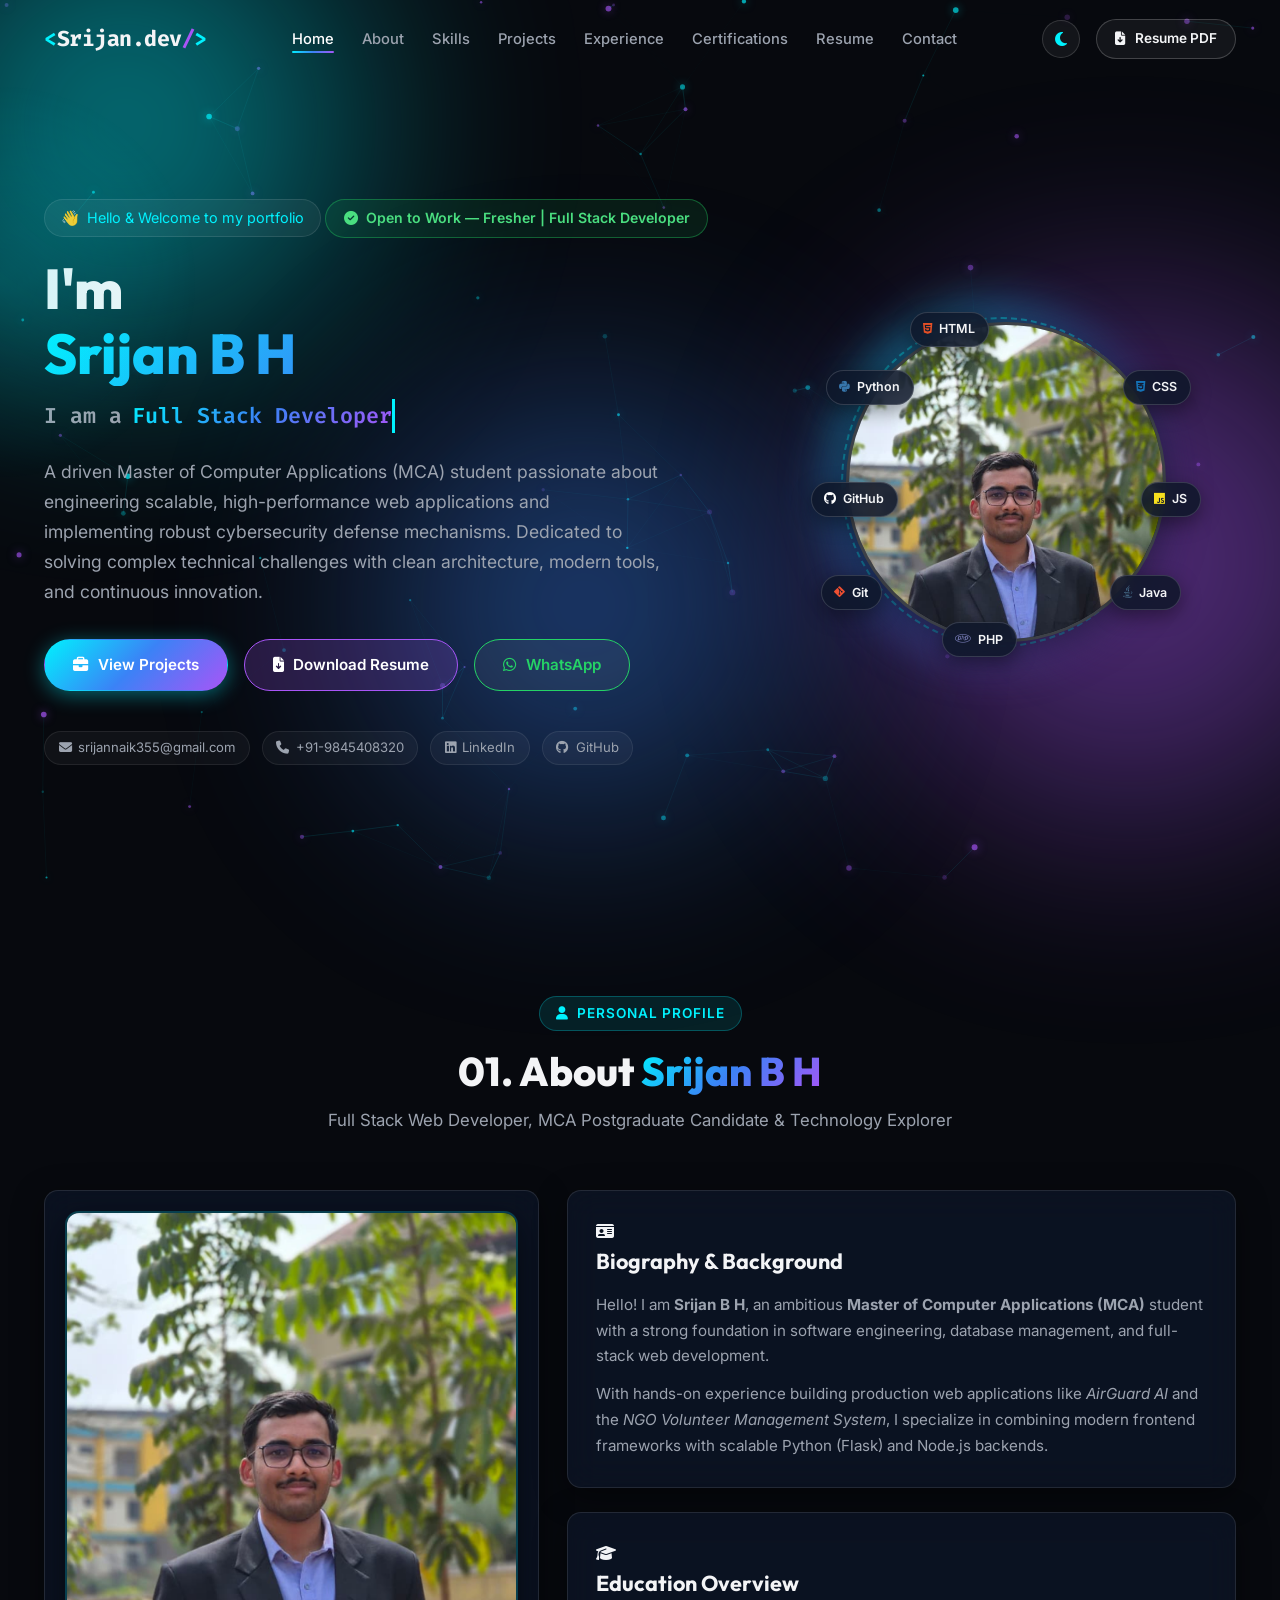
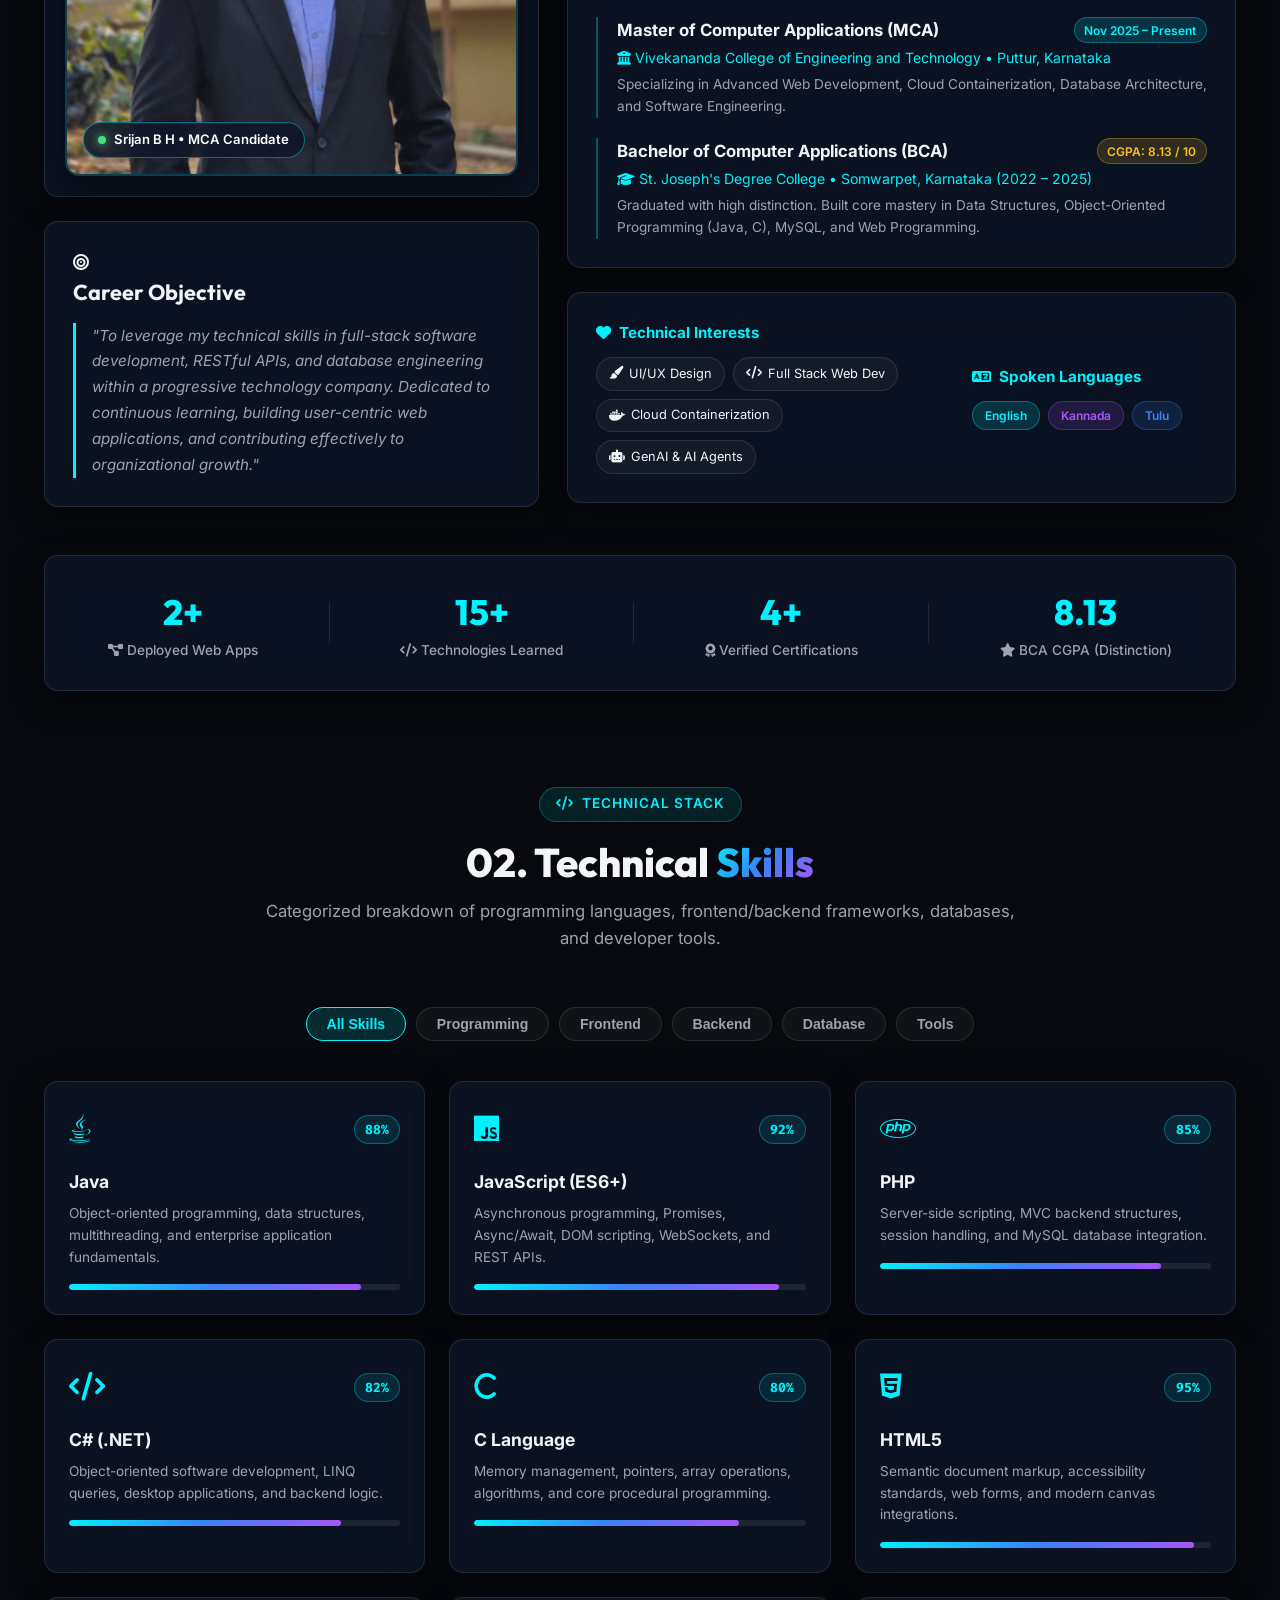
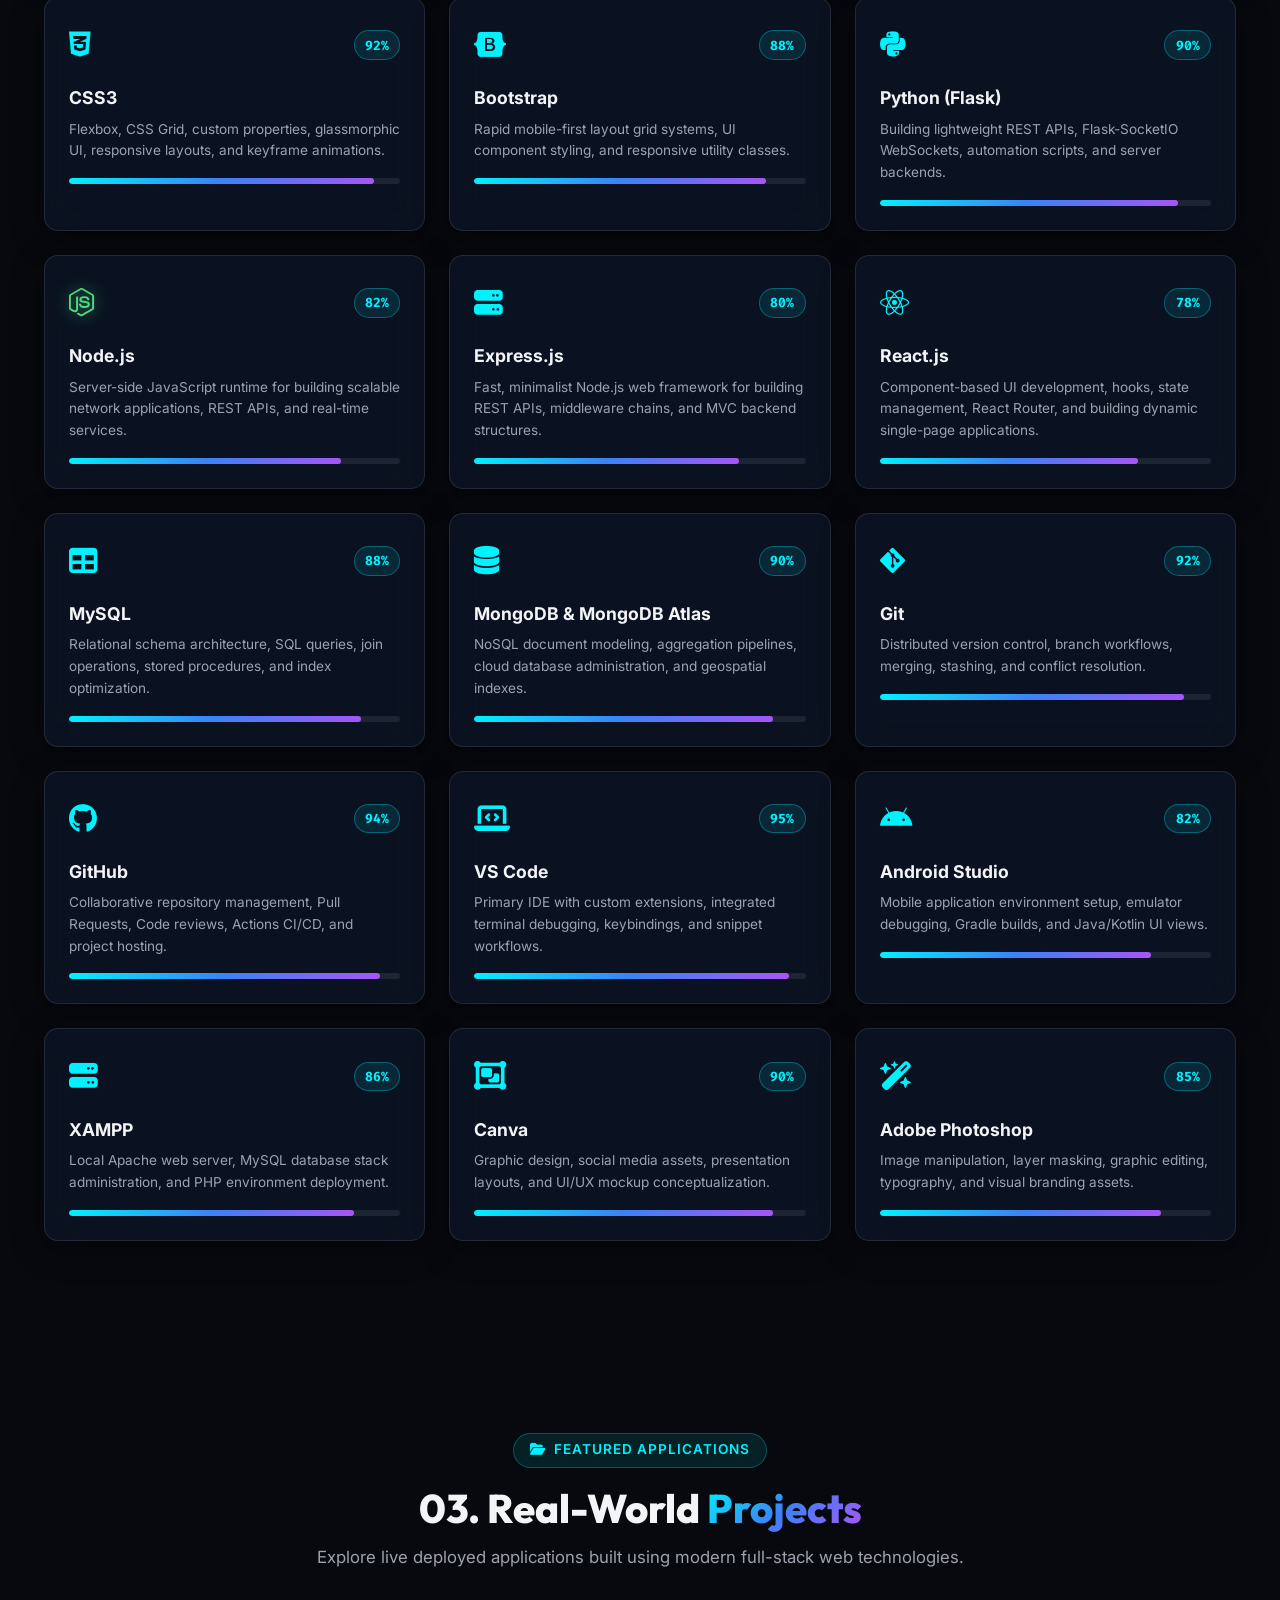
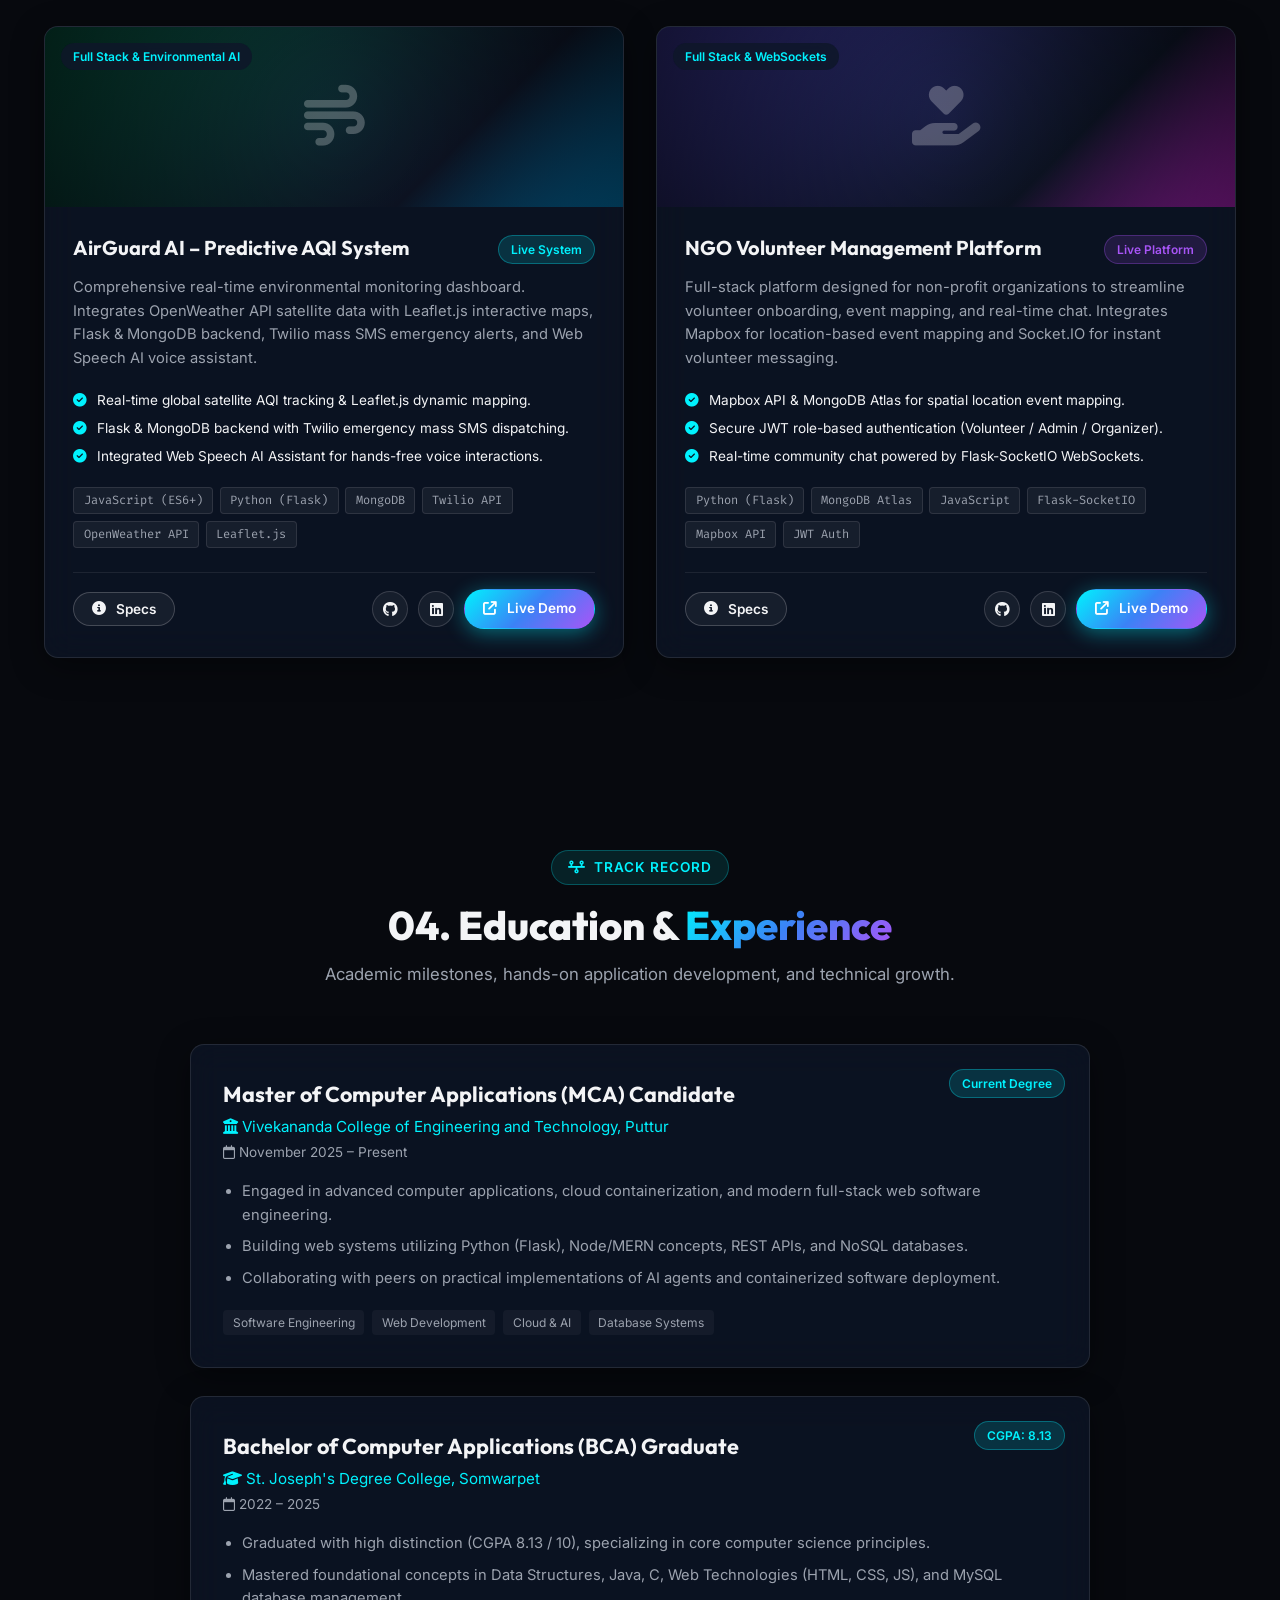
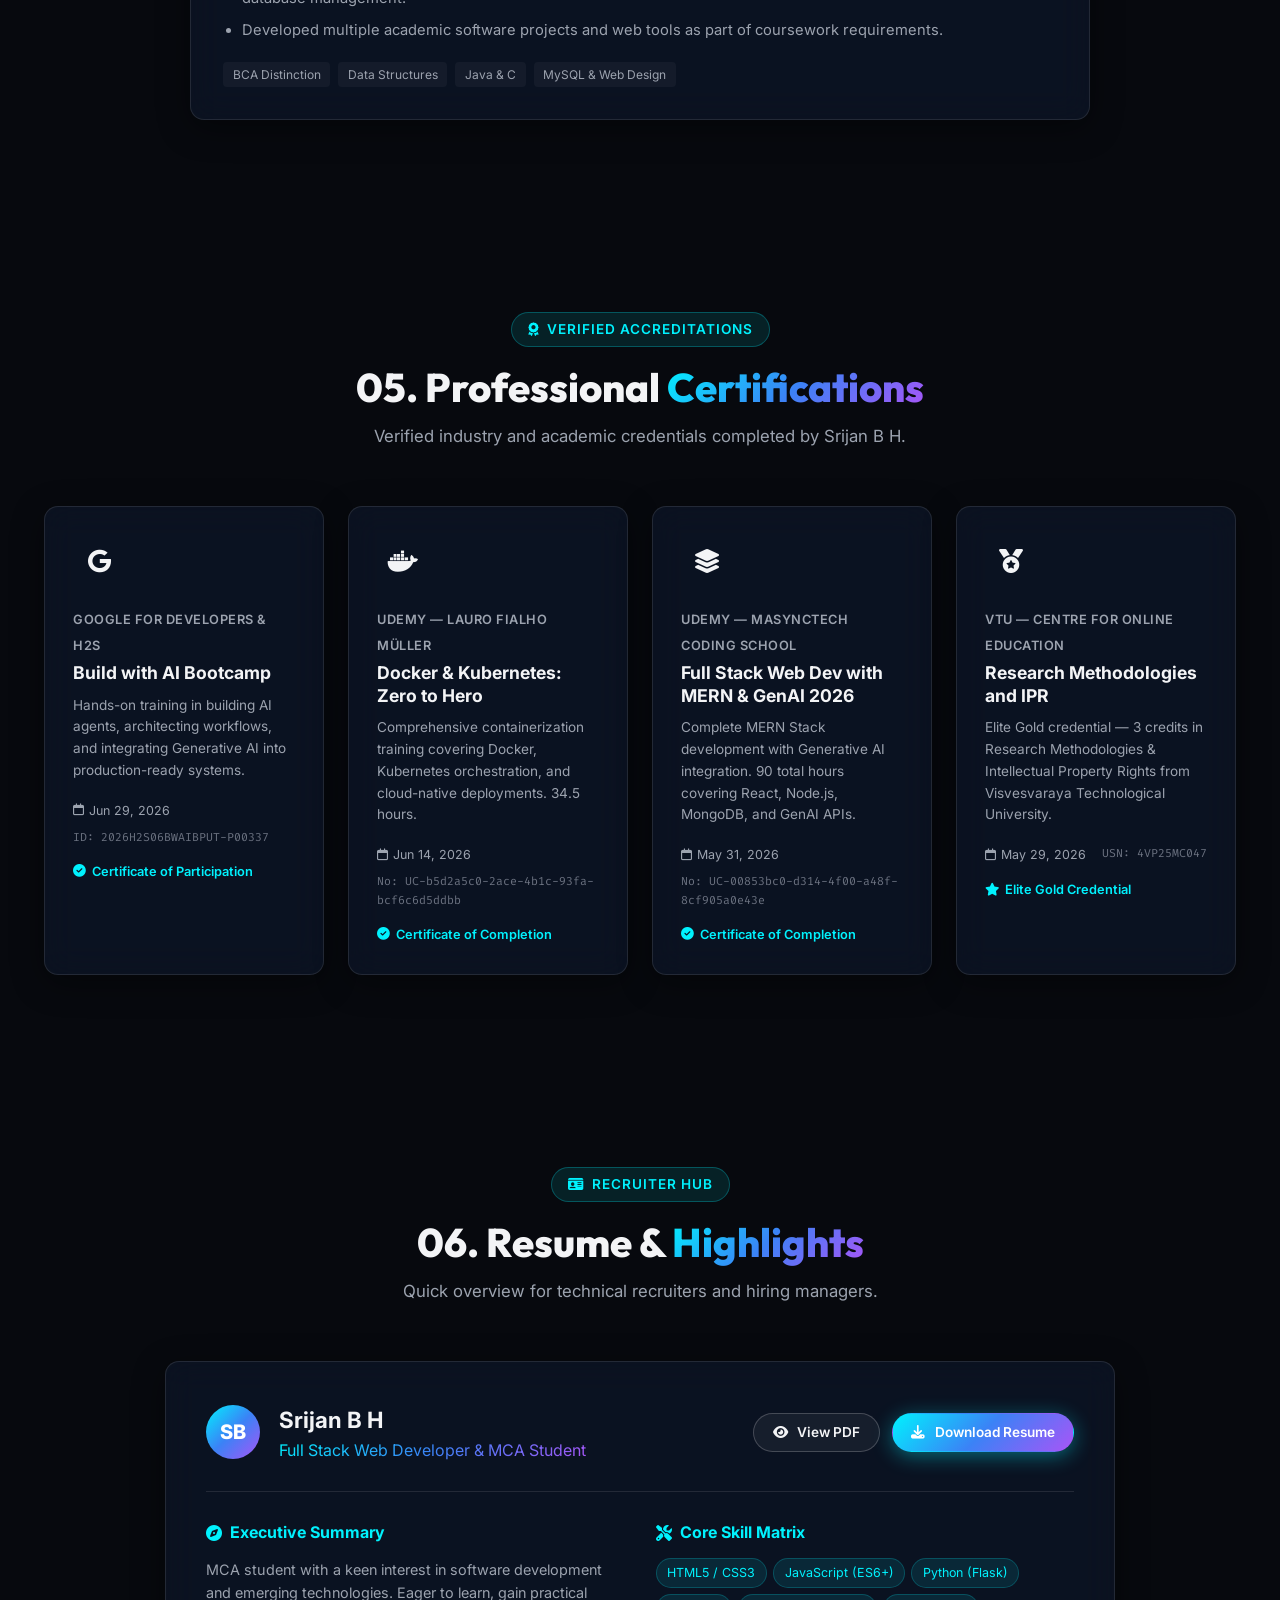
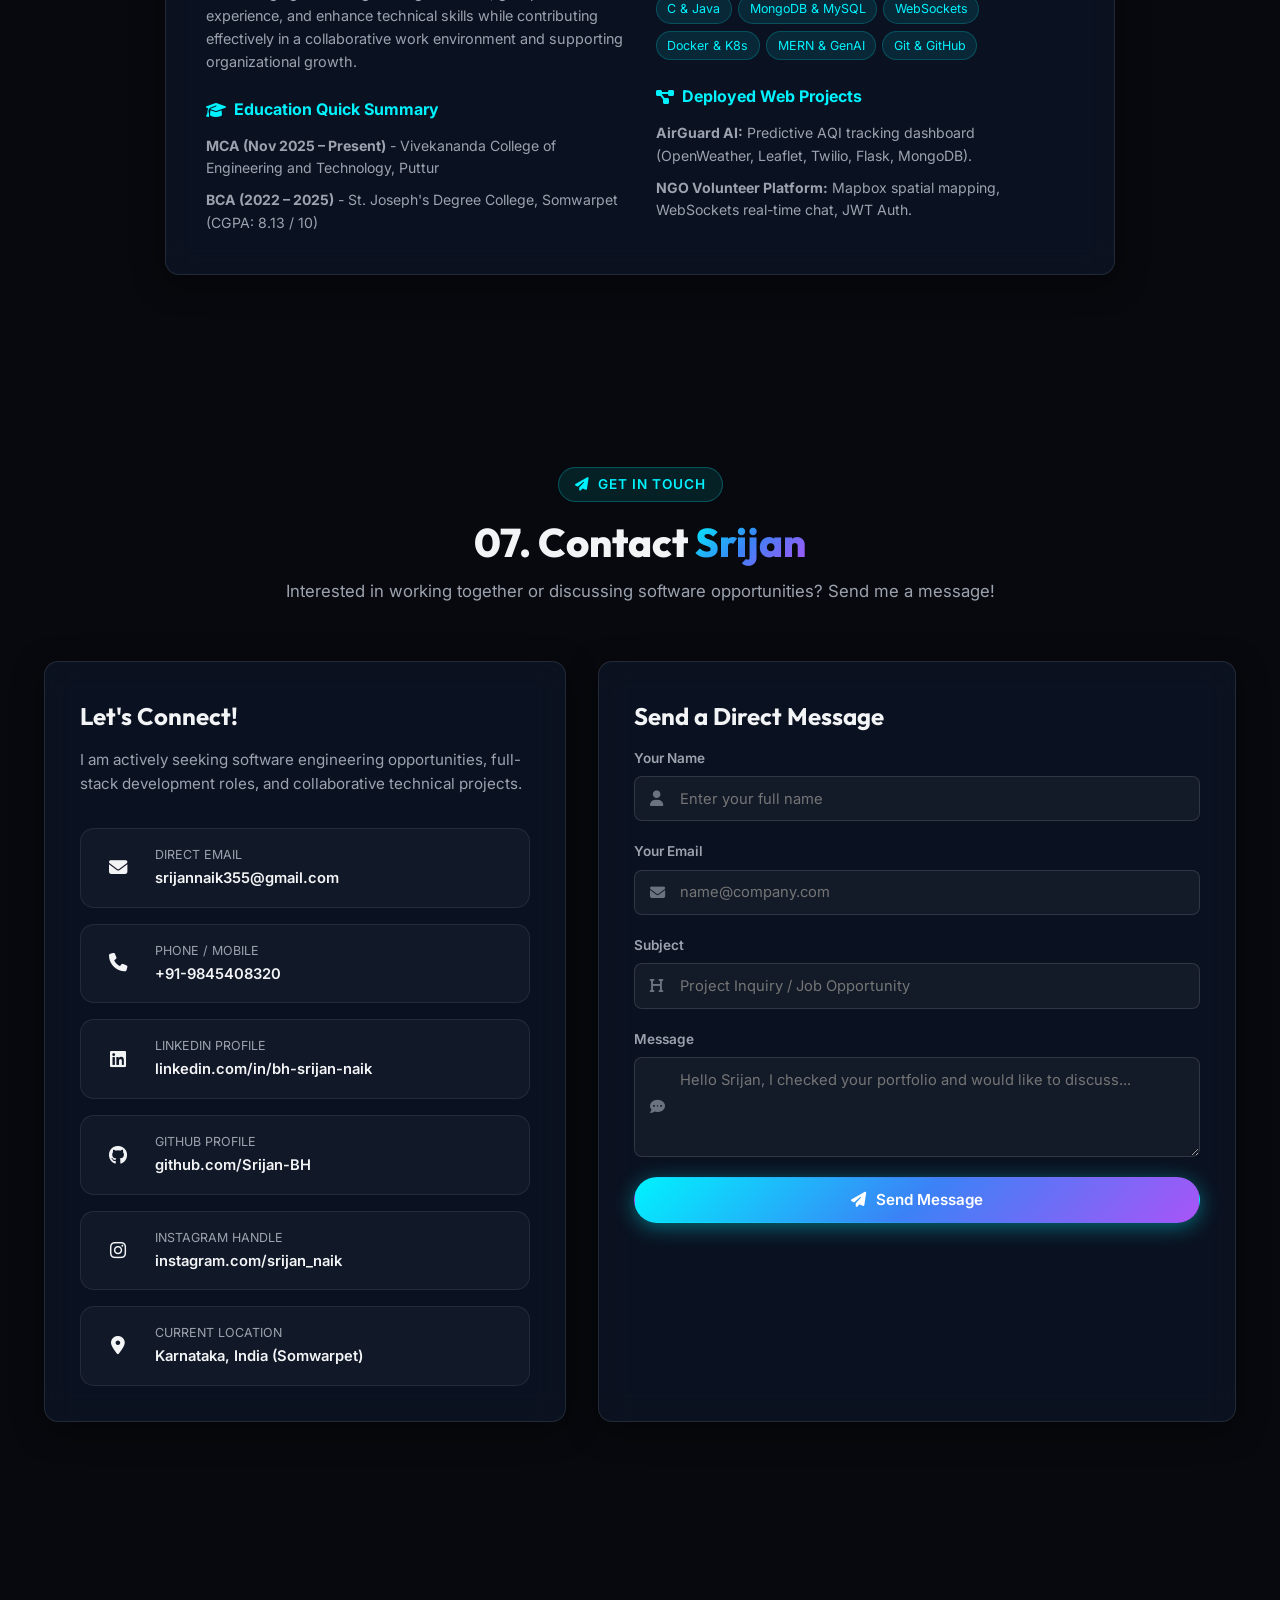
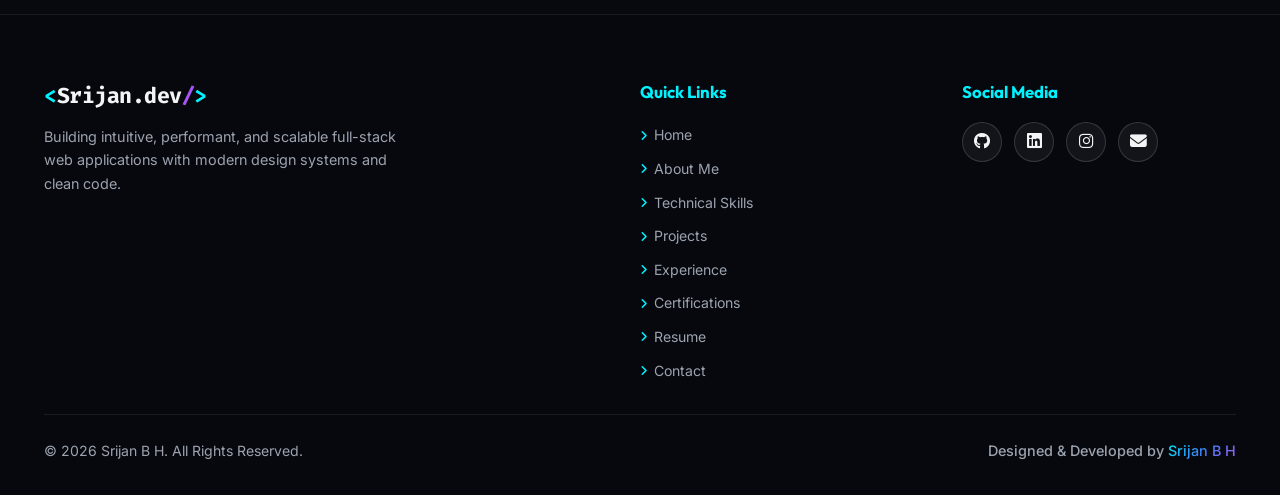
<file: index.backup.html>
<!DOCTYPE html>
<html lang="en">
<head>
    <meta charset="UTF-8">
    <meta name="viewport" content="width=device-width, initial-scale=1.0">
    <title>Srijan B H | Full Stack Developer Portfolio</title>
    
    <!-- Meta SEO -->
    <meta name="description" content="Official Recruiter Portfolio of Srijan B H — MCA Student & Full Stack Developer. Expert in MERN Stack, Python Flask, Docker, Kubernetes, AI integrations. Open to Work.">
    <meta name="keywords" content="Srijan B H, Portfolio, Full Stack Developer, MCA Student, Software Engineer, Web Developer, MERN Stack, Python, Flask, MongoDB, Docker, Kubernetes, React, Node.js, Karnataka, India">
    <meta name="author" content="Srijan B H">
    <meta name="robots" content="index, follow">
    <meta name="theme-color" content="#00f2fe">

    <!-- Open Graph / Social Preview (LinkedIn, WhatsApp, Twitter) -->
    <meta property="og:title" content="Srijan B H | Full Stack Developer & MCA Student">
    <meta property="og:description" content="Open to Work — Full Stack Developer skilled in MERN Stack, Python Flask, Docker & Kubernetes, AI integrations. View live projects and certifications.">
    <meta property="og:type" content="website">
    <meta property="og:url" content="https://srijan-bh.netlify.app">
    <meta property="og:image" content="assets/og-preview.png">
    <meta property="og:image:width" content="1200">
    <meta property="og:image:height" content="630">
    <meta property="og:image:alt" content="Srijan B H — Full Stack Developer Portfolio">
    <meta property="og:site_name" content="Srijan B H Portfolio">

    <!-- Twitter Card -->
    <meta name="twitter:card" content="summary_large_image">
    <meta name="twitter:title" content="Srijan B H | Full Stack Developer">
    <meta name="twitter:description" content="Open to Work — MERN Stack, Flask, Docker, AI. View my live projects and certifications.">
    <meta name="twitter:image" content="assets/og-preview.png">
    
    <!-- Fonts & Icons -->
    <link rel="preconnect" href="https://fonts.googleapis.com">
    <link rel="preconnect" href="https://fonts.gstatic.com" crossorigin>
    <link href="https://fonts.googleapis.com/css2?family=Fira+Code:wght@400;500;600&family=Inter:wght@300;400;500;600;700;800&family=Outfit:wght@400;500;600;700;800&display=swap" rel="stylesheet">
    <link rel="stylesheet" href="https://cdnjs.cloudflare.com/ajax/libs/font-awesome/6.5.1/css/all.min.css">
    
    <!-- Stylesheet -->
    <link rel="stylesheet" href="styles.css">
</head>
<body>

    <!-- Custom Cursor -->
    <div class="cursor-dot" data-cursor-dot></div>
    <div class="cursor-outline" data-cursor-outline></div>

    <!-- Preloader Screen -->
    <div class="preloader" id="preloader">
        <div class="preloader-content">
            <div class="preloader-logo-wrap">
                <span class="logo-bracket pre-bracket">&lt;</span><span class="preloader-typed" id="preloader-typed"></span><span class="logo-slash pre-slash">/</span><span class="logo-bracket pre-bracket">&gt;</span>
            </div>
            <p class="preloader-tagline">Initializing Portfolio...</p>
            <div class="preloader-bar"><div class="preloader-bar-fill" id="preloader-bar-fill"></div></div>
        </div>
    </div>

    <!-- Page Transition Overlay -->
    <div class="page-transition" id="page-transition"></div>

    <!-- Scroll Progress Bar -->
    <div class="scroll-progress-bar" id="scroll-progress-bar"></div>

    <!-- Animated Particle Canvas Background -->
    <canvas id="bg-canvas"></canvas>
    
    <!-- Ambient Glow Orbs -->
    <div class="ambient-orb orb-1"></div>
    <div class="ambient-orb orb-2"></div>
    <div class="ambient-orb orb-3"></div>

    <!-- Navigation Header -->
    <header class="navbar" id="navbar">
        <div class="nav-container">
            <a href="#home" class="nav-logo" aria-label="Srijan B H Home">
                <span class="logo-bracket">&lt;</span><span class="logo-text">Srijan.dev</span><span class="logo-slash">/</span><span class="logo-bracket">&gt;</span>
            </a>

            <nav class="nav-menu" id="nav-menu">
                <ul class="nav-list">
                    <li class="nav-item"><a href="#home" class="nav-link active">Home</a></li>
                    <li class="nav-item"><a href="#about" class="nav-link">About</a></li>
                    <li class="nav-item"><a href="#skills" class="nav-link">Skills</a></li>
                    <li class="nav-item"><a href="#projects" class="nav-link">Projects</a></li>
                    <li class="nav-item"><a href="#experience" class="nav-link">Experience</a></li>
                    <li class="nav-item"><a href="#certifications" class="nav-link">Certifications</a></li>
                    <li class="nav-item"><a href="#resume" class="nav-link">Resume</a></li>
                    <li class="nav-item"><a href="#contact" class="nav-link">Contact</a></li>
                </ul>
            </nav>

            <div class="nav-actions">
                <button class="theme-toggle" id="theme-toggle" aria-label="Toggle dark/light theme">
                    <i class="fa-solid fa-moon" id="theme-icon"></i>
                </button>
                <a href="assets/Srijan_Resume.pdf" download="Srijan_B_H_Resume.pdf" class="btn btn-outline btn-sm nav-cta">
                    <i class="fa-solid fa-file-arrow-down"></i> Resume PDF
                </a>
                <button class="hamburger" id="hamburger" aria-label="Toggle navigation menu">
                    <span class="bar"></span>
                    <span class="bar"></span>
                    <span class="bar"></span>
                </button>
            </div>
        </div>
    </header>

    <!-- Main Content Container -->
    <main>
        
        <!-- Hero Section -->
        <section id="home" class="hero-section">
            <div class="mouse-glow" id="mouse-glow"></div>

            <div class="container hero-container">
                <!-- Left Side: Copy & CTAs -->
                <div class="hero-content">
                    <div class="hero-greeting">
                        <span class="wave-emoji">👋</span>
                        <span>Hello &amp; Welcome to my portfolio</span>
                    </div>

                    <!-- Open to Work Badge -->
                    <div class="open-to-work-badge">
                        <span class="otw-pulse"></span>
                        <i class="fa-solid fa-circle-check"></i>
                        <span>Open to Work &mdash; Fresher | Full Stack Developer</span>
                    </div>

                    <h1 class="hero-title">
                        I'm <span class="gradient-text hero-name">Srijan B H</span>
                    </h1>

                    <div class="hero-subtitle-wrapper">
                        <span class="hero-static-prefix">I am a</span>
                        <span class="gradient-text hero-typing" id="hero-typing"></span>
                    </div>

                    <p class="hero-description">
                        A driven Master of Computer Applications (MCA) student passionate about engineering scalable, high-performance web applications and implementing robust cybersecurity defense mechanisms. Dedicated to solving complex technical challenges with clean architecture, modern tools, and continuous innovation.
                    </p>

                    <div class="hero-ctas">
                        <a href="#projects" class="btn btn-primary">
                            <i class="fa-solid fa-briefcase"></i>
                            <span>View Projects</span>
                        </a>
                        <a href="assets/Srijan_Resume.pdf" download="Srijan_B_H_Resume.pdf" class="btn btn-secondary" id="hero-download-resume">
                            <i class="fa-solid fa-file-arrow-down"></i>
                            <span>Download Resume</span>
                        </a>
                        <a href="https://wa.me/917996538961" target="_blank" class="btn btn-outline" style="border-color: #25D366; color: #25D366;">
                            <i class="fa-brands fa-whatsapp"></i>
                            <span>WhatsApp</span>
                        </a>
                    </div>

                    <!-- Quick Contact Badges -->
                    <div class="hero-contact-strip">
                        <a href="mailto:srijannaik355@gmail.com" class="hero-badge"><i class="fa-solid fa-envelope"></i> srijannaik355@gmail.com</a>
                        <a href="tel:+919845408320" class="hero-badge"><i class="fa-solid fa-phone"></i> +91-9845408320</a>
                        <a href="https://linkedin.com/in/bh-srijan-naik" target="_blank" rel="noopener noreferrer" class="hero-badge"><i class="fa-brands fa-linkedin"></i> LinkedIn</a>
                        <a href="https://github.com/Srijan-BH" target="_blank" rel="noopener noreferrer" class="hero-badge"><i class="fa-brands fa-github"></i> GitHub</a>
                    </div>
                </div>

                <!-- Right Side: Circular Profile & Orbit Badges -->
                <div class="hero-visual">
                    <div class="profile-wrapper">
                        <div class="profile-glow-ring"></div>
                        <div class="profile-pulse-ring"></div>
                        
                        <div class="profile-img-container">
                            <img src="assets/profile.png" alt="Srijan B H Profile Picture" class="profile-img">
                        </div>

                        <!-- 7 Requested Orbit Floating Tech Badges -->
                        <div class="floating-tech-badge tech-badge-1" title="HTML5">
                            <i class="fa-brands fa-html5" style="color: #e34f26;"></i>
                            <span>HTML</span>
                        </div>
                        <div class="floating-tech-badge tech-badge-2" title="CSS3">
                            <i class="fa-brands fa-css3-alt" style="color: #1572b6;"></i>
                            <span>CSS</span>
                        </div>
                        <div class="floating-tech-badge tech-badge-3" title="JavaScript">
                            <i class="fa-brands fa-js" style="color: #f7df1e;"></i>
                            <span>JS</span>
                        </div>
                        <div class="floating-tech-badge tech-badge-4" title="Java">
                            <i class="fa-brands fa-java" style="color: #5382a1;"></i>
                            <span>Java</span>
                        </div>
                        <div class="floating-tech-badge tech-badge-5" title="PHP">
                            <i class="fa-brands fa-php" style="color: #777bb4;"></i>
                            <span>PHP</span>
                        </div>
                        <div class="floating-tech-badge tech-badge-6" title="Git">
                            <i class="fa-brands fa-git-alt" style="color: #f05032;"></i>
                            <span>Git</span>
                        </div>
                        <div class="floating-tech-badge tech-badge-7" title="GitHub">
                            <i class="fa-brands fa-github" style="color: #ffffff;"></i>
                            <span>GitHub</span>
                        </div>
                        <div class="floating-tech-badge tech-badge-8" title="Python">
                            <i class="fa-brands fa-python" style="color: #3776ab;"></i>
                            <span>Python</span>
                        </div>
                    </div>
                </div>
            </div>
        </section>

        <!-- About Section -->
        <section id="about" class="section">
            <div class="container">
                <div class="section-header">
                    <span class="section-tag"><i class="fa-solid fa-user"></i> Personal Profile</span>
                    <h2 class="section-title">01. About <span class="gradient-text">Srijan B H</span></h2>
                    <p class="section-subtitle">Full Stack Web Developer, MCA Postgraduate Candidate &amp; Technology Explorer</p>
                </div>

                <div class="about-grid-enhanced">
                    
                    <!-- Left Column: Professional Photo & Career Objective -->
                    <div class="about-left-col">
                        <div class="about-photo-card glass-card scroll-reveal">
                            <div class="photo-glow-border"></div>
                            <div class="photo-container">
                                <img src="assets/srijan_photo.png" alt="Srijan B H Professional Photograph" class="srijan-portrait">
                                <div class="photo-overlay-badge">
                                    <span class="pulse-dot"></span>
                                    <span>Srijan B H &bull; MCA Candidate</span>
                                </div>
                            </div>
                        </div>

                        <!-- Career Objective Card -->
                        <div class="objective-card glass-card scroll-reveal">
                            <div class="card-icon cyan-glow"><i class="fa-solid fa-bullseye"></i></div>
                            <h3>Career Objective</h3>
                            <p class="objective-text">
                                "To leverage my technical skills in full-stack software development, RESTful APIs, and database engineering within a progressive technology company. Dedicated to continuous learning, building user-centric web applications, and contributing effectively to organizational growth."
                            </p>
                        </div>
                    </div>

                    <!-- Right Column: Biography, Education & Interests -->
                    <div class="about-right-col">
                        
                        <!-- Biography Card -->
                        <div class="about-bio-card glass-card scroll-reveal">
                            <div class="card-icon purple-glow"><i class="fa-solid fa-id-card"></i></div>
                            <h3>Biography &amp; Background</h3>
                            <p>
                                Hello! I am <strong>Srijan B H</strong>, an ambitious <strong>Master of Computer Applications (MCA)</strong> student with a strong foundation in software engineering, database management, and full-stack web development.
                            </p>
                            <p>
                                With hands-on experience building production web applications like <em>AirGuard AI</em> and the <em>NGO Volunteer Management System</em>, I specialize in combining modern frontend frameworks with scalable Python (Flask) and Node.js backends.
                            </p>
                        </div>

                        <!-- Education Overview Card -->
                        <div class="about-edu-card glass-card scroll-reveal">
                            <div class="card-icon blue-glow"><i class="fa-solid fa-graduation-cap"></i></div>
                            <h3>Education Overview</h3>
                            
                            <div class="edu-timeline-list">
                                <div class="edu-timeline-item">
                                    <div class="edu-item-header">
                                        <h4 class="edu-degree">Master of Computer Applications (MCA)</h4>
                                        <span class="edu-date-badge">Nov 2025 – Present</span>
                                    </div>
                                    <p class="edu-school"><i class="fa-solid fa-university"></i> Vivekananda College of Engineering and Technology &bull; Puttur, Karnataka</p>
                                    <p class="edu-detail">Specializing in Advanced Web Development, Cloud Containerization, Database Architecture, and Software Engineering.</p>
                                </div>

                                <div class="edu-timeline-item">
                                    <div class="edu-item-header">
                                        <h4 class="edu-degree">Bachelor of Computer Applications (BCA)</h4>
                                        <span class="edu-date-badge badge-gold">CGPA: 8.13 / 10</span>
                                    </div>
                                    <p class="edu-school"><i class="fa-solid fa-graduation-cap"></i> St. Joseph's Degree College &bull; Somwarpet, Karnataka (2022 – 2025)</p>
                                    <p class="edu-detail">Graduated with high distinction. Built core mastery in Data Structures, Object-Oriented Programming (Java, C), MySQL, and Web Programming.</p>
                                </div>
                            </div>
                        </div>

                        <!-- Interests & Languages Card -->
                        <div class="about-interests-card glass-card scroll-reveal">
                            <div class="interests-block">
                                <h4><i class="fa-solid fa-heart"></i> Technical Interests</h4>
                                <div class="interest-tags">
                                    <span class="interest-tag"><i class="fa-solid fa-paintbrush"></i> UI/UX Design</span>
                                    <span class="interest-tag"><i class="fa-solid fa-code"></i> Full Stack Web Dev</span>
                                    <span class="interest-tag"><i class="fa-brands fa-docker"></i> Cloud Containerization</span>
                                    <span class="interest-tag"><i class="fa-solid fa-robot"></i> GenAI &amp; AI Agents</span>
                                </div>
                            </div>

                            <div class="languages-block">
                                <h4><i class="fa-solid fa-language"></i> Spoken Languages</h4>
                                <div class="lang-badges">
                                    <span class="badge badge-cyan">English</span>
                                    <span class="badge badge-purple">Kannada</span>
                                    <span class="badge badge-blue">Tulu</span>
                                </div>
                            </div>
                        </div>

                    </div>
                </div>

                <!-- Animated Statistics Bar -->
                <div class="stats-bar glass-card scroll-reveal" id="stats-counter-bar">
                    <div class="stat-item">
                        <div class="stat-number" data-target="2">0</div>
                        <div class="stat-label"><i class="fa-solid fa-diagram-project"></i> Deployed Web Apps</div>
                    </div>
                    <div class="stat-divider"></div>
                    <div class="stat-item">
                        <div class="stat-number" data-target="15">0</div>
                        <div class="stat-label"><i class="fa-solid fa-code"></i> Technologies Learned</div>
                    </div>
                    <div class="stat-divider"></div>
                    <div class="stat-item">
                        <div class="stat-number" data-target="4">0</div>
                        <div class="stat-label"><i class="fa-solid fa-award"></i> Verified Certifications</div>
                    </div>
                    <div class="stat-divider"></div>
                    <div class="stat-item">
                        <div class="stat-number stat-cgpa">8.13</div>
                        <div class="stat-label"><i class="fa-solid fa-star"></i> BCA CGPA (Distinction)</div>
                    </div>
                </div>
            </div>
        <!-- Skills Section -->
        <section id="skills" class="section">
            <div class="container">
                <div class="section-header">
                    <span class="section-tag"><i class="fa-solid fa-code"></i> Technical Stack</span>
                    <h2 class="section-title">02. Technical <span class="gradient-text">Skills</span></h2>
                    <p class="section-subtitle">Categorized breakdown of programming languages, frontend/backend frameworks, databases, and developer tools.</p>
                </div>

                <!-- Skill Filter Tabs -->
                <div class="filter-tabs" id="skill-filters">
                    <button class="filter-btn active" data-filter="all">All Skills</button>
                    <button class="filter-btn" data-filter="programming">Programming</button>
                    <button class="filter-btn" data-filter="frontend">Frontend</button>
                    <button class="filter-btn" data-filter="backend">Backend</button>
                    <button class="filter-btn" data-filter="database">Database</button>
                    <button class="filter-btn" data-filter="tools">Tools</button>
                </div>

                <!-- Skills Grid -->
                <div class="skills-grid" id="skills-grid">
                    
                    <!-- Programming Skills -->
                    <div class="skill-card glass-card scroll-reveal" data-category="programming">
                        <div class="skill-header">
                            <div class="skill-icon cyan-glow"><i class="fa-brands fa-java"></i></div>
                            <span class="skill-percent">88%</span>
                        </div>
                        <h4 class="skill-name">Java</h4>
                        <p class="skill-desc">Object-oriented programming, data structures, multithreading, and enterprise application fundamentals.</p>
                        <div class="skill-bar-wrapper">
                            <div class="skill-bar-fill" style="width: 88%;"></div>
                        </div>
                    </div>

                    <div class="skill-card glass-card scroll-reveal" data-category="frontend">
                        <div class="skill-header">
                            <div class="skill-icon purple-glow"><i class="fa-brands fa-js"></i></div>
                            <span class="skill-percent">92%</span>
                        </div>
                        <h4 class="skill-name">JavaScript (ES6+)</h4>
                        <p class="skill-desc">Asynchronous programming, Promises, Async/Await, DOM scripting, WebSockets, and REST APIs.</p>
                        <div class="skill-bar-wrapper">
                            <div class="skill-bar-fill" style="width: 92%;"></div>
                        </div>
                    </div>

                    <div class="skill-card glass-card scroll-reveal" data-category="backend">
                        <div class="skill-header">
                            <div class="skill-icon blue-glow"><i class="fa-brands fa-php"></i></div>
                            <span class="skill-percent">85%</span>
                        </div>
                        <h4 class="skill-name">PHP</h4>
                        <p class="skill-desc">Server-side scripting, MVC backend structures, session handling, and MySQL database integration.</p>
                        <div class="skill-bar-wrapper">
                            <div class="skill-bar-fill" style="width: 85%;"></div>
                        </div>
                    </div>

                    <div class="skill-card glass-card scroll-reveal" data-category="backend">
                        <div class="skill-header">
                            <div class="skill-icon gold-glow"><i class="fa-solid fa-code"></i></div>
                            <span class="skill-percent">82%</span>
                        </div>
                        <h4 class="skill-name">C# (.NET)</h4>
                        <p class="skill-desc">Object-oriented software development, LINQ queries, desktop applications, and backend logic.</p>
                        <div class="skill-bar-wrapper">
                            <div class="skill-bar-fill" style="width: 82%;"></div>
                        </div>
                    </div>

                    <div class="skill-card glass-card scroll-reveal" data-category="programming">
                        <div class="skill-header">
                            <div class="skill-icon cyan-glow"><i class="fa-solid fa-c"></i></div>
                            <span class="skill-percent">80%</span>
                        </div>
                        <h4 class="skill-name">C Language</h4>
                        <p class="skill-desc">Memory management, pointers, array operations, algorithms, and core procedural programming.</p>
                        <div class="skill-bar-wrapper">
                            <div class="skill-bar-fill" style="width: 80%;"></div>
                        </div>
                    </div>

                    <!-- Frontend Skills -->
                    <div class="skill-card glass-card scroll-reveal" data-category="frontend">
                        <div class="skill-header">
                            <div class="skill-icon purple-glow"><i class="fa-brands fa-html5"></i></div>
                            <span class="skill-percent">95%</span>
                        </div>
                        <h4 class="skill-name">HTML5</h4>
                        <p class="skill-desc">Semantic document markup, accessibility standards, web forms, and modern canvas integrations.</p>
                        <div class="skill-bar-wrapper">
                            <div class="skill-bar-fill" style="width: 95%;"></div>
                        </div>
                    </div>

                    <div class="skill-card glass-card scroll-reveal" data-category="frontend">
                        <div class="skill-header">
                            <div class="skill-icon blue-glow"><i class="fa-brands fa-css3-alt"></i></div>
                            <span class="skill-percent">92%</span>
                        </div>
                        <h4 class="skill-name">CSS3</h4>
                        <p class="skill-desc">Flexbox, CSS Grid, custom properties, glassmorphic UI, responsive layouts, and keyframe animations.</p>
                        <div class="skill-bar-wrapper">
                            <div class="skill-bar-fill" style="width: 92%;"></div>
                        </div>
                    </div>

                    <div class="skill-card glass-card scroll-reveal" data-category="frontend">
                        <div class="skill-header">
                            <div class="skill-icon gold-glow"><i class="fa-brands fa-bootstrap"></i></div>
                            <span class="skill-percent">88%</span>
                        </div>
                        <h4 class="skill-name">Bootstrap</h4>
                        <p class="skill-desc">Rapid mobile-first layout grid systems, UI component styling, and responsive utility classes.</p>
                        <div class="skill-bar-wrapper">
                            <div class="skill-bar-fill" style="width: 88%;"></div>
                        </div>
                    </div>

                    <!-- Backend Skills -->
                    <div class="skill-card glass-card scroll-reveal" data-category="backend">
                        <div class="skill-header">
                            <div class="skill-icon cyan-glow"><i class="fa-brands fa-python"></i></div>
                            <span class="skill-percent">90%</span>
                        </div>
                        <h4 class="skill-name">Python (Flask)</h4>
                        <p class="skill-desc">Building lightweight REST APIs, Flask-SocketIO WebSockets, automation scripts, and server backends.</p>
                        <div class="skill-bar-wrapper">
                            <div class="skill-bar-fill" style="width: 90%;"></div>
                        </div>
                    </div>

                    <div class="skill-card glass-card scroll-reveal" data-category="backend">
                        <div class="skill-header">
                            <div class="skill-icon green-glow"><i class="fa-brands fa-node-js"></i></div>
                            <span class="skill-percent">82%</span>
                        </div>
                        <h4 class="skill-name">Node.js</h4>
                        <p class="skill-desc">Server-side JavaScript runtime for building scalable network applications, REST APIs, and real-time services.</p>
                        <div class="skill-bar-wrapper">
                            <div class="skill-bar-fill" style="width: 82%;"></div>
                        </div>
                    </div>

                    <div class="skill-card glass-card scroll-reveal" data-category="backend">
                        <div class="skill-header">
                            <div class="skill-icon gold-glow"><i class="fa-solid fa-server"></i></div>
                            <span class="skill-percent">80%</span>
                        </div>
                        <h4 class="skill-name">Express.js</h4>
                        <p class="skill-desc">Fast, minimalist Node.js web framework for building REST APIs, middleware chains, and MVC backend structures.</p>
                        <div class="skill-bar-wrapper">
                            <div class="skill-bar-fill" style="width: 80%;"></div>
                        </div>
                    </div>

                    <div class="skill-card glass-card scroll-reveal" data-category="frontend">
                        <div class="skill-header">
                            <div class="skill-icon cyan-glow"><i class="fa-brands fa-react"></i></div>
                            <span class="skill-percent">78%</span>
                        </div>
                        <h4 class="skill-name">React.js</h4>
                        <p class="skill-desc">Component-based UI development, hooks, state management, React Router, and building dynamic single-page applications.</p>
                        <div class="skill-bar-wrapper">
                            <div class="skill-bar-fill" style="width: 78%;"></div>
                        </div>
                    </div>

                    <!-- Database Skills -->
                    <div class="skill-card glass-card scroll-reveal" data-category="database">
                        <div class="skill-header">
                            <div class="skill-icon purple-glow"><i class="fa-solid fa-table"></i></div>
                            <span class="skill-percent">88%</span>
                        </div>
                        <h4 class="skill-name">MySQL</h4>
                        <p class="skill-desc">Relational schema architecture, SQL queries, join operations, stored procedures, and index optimization.</p>
                        <div class="skill-bar-wrapper">
                            <div class="skill-bar-fill" style="width: 88%;"></div>
                        </div>
                    </div>

                    <div class="skill-card glass-card scroll-reveal" data-category="database">
                        <div class="skill-header">
                            <div class="skill-icon blue-glow"><i class="fa-solid fa-database"></i></div>
                            <span class="skill-percent">90%</span>
                        </div>
                        <h4 class="skill-name">MongoDB &amp; MongoDB Atlas</h4>
                        <p class="skill-desc">NoSQL document modeling, aggregation pipelines, cloud database administration, and geospatial indexes.</p>
                        <div class="skill-bar-wrapper">
                            <div class="skill-bar-fill" style="width: 90%;"></div>
                        </div>
                    </div>

                    <!-- Developer Tools -->
                    <div class="skill-card glass-card scroll-reveal" data-category="tools">
                        <div class="skill-header">
                            <div class="skill-icon gold-glow"><i class="fa-brands fa-git-alt"></i></div>
                            <span class="skill-percent">92%</span>
                        </div>
                        <h4 class="skill-name">Git</h4>
                        <p class="skill-desc">Distributed version control, branch workflows, merging, stashing, and conflict resolution.</p>
                        <div class="skill-bar-wrapper">
                            <div class="skill-bar-fill" style="width: 92%;"></div>
                        </div>
                    </div>

                    <div class="skill-card glass-card scroll-reveal" data-category="tools">
                        <div class="skill-header">
                            <div class="skill-icon cyan-glow"><i class="fa-brands fa-github"></i></div>
                            <span class="skill-percent">94%</span>
                        </div>
                        <h4 class="skill-name">GitHub</h4>
                        <p class="skill-desc">Collaborative repository management, Pull Requests, Code reviews, Actions CI/CD, and project hosting.</p>
                        <div class="skill-bar-wrapper">
                            <div class="skill-bar-fill" style="width: 94%;"></div>
                        </div>
                    </div>

                    <div class="skill-card glass-card scroll-reveal" data-category="tools">
                        <div class="skill-header">
                            <div class="skill-icon purple-glow"><i class="fa-solid fa-laptop-code"></i></div>
                            <span class="skill-percent">95%</span>
                        </div>
                        <h4 class="skill-name">VS Code</h4>
                        <p class="skill-desc">Primary IDE with custom extensions, integrated terminal debugging, keybindings, and snippet workflows.</p>
                        <div class="skill-bar-wrapper">
                            <div class="skill-bar-fill" style="width: 95%;"></div>
                        </div>
                    </div>

                    <div class="skill-card glass-card scroll-reveal" data-category="tools">
                        <div class="skill-header">
                            <div class="skill-icon blue-glow"><i class="fa-brands fa-android"></i></div>
                            <span class="skill-percent">82%</span>
                        </div>
                        <h4 class="skill-name">Android Studio</h4>
                        <p class="skill-desc">Mobile application environment setup, emulator debugging, Gradle builds, and Java/Kotlin UI views.</p>
                        <div class="skill-bar-wrapper">
                            <div class="skill-bar-fill" style="width: 82%;"></div>
                        </div>
                    </div>

                    <div class="skill-card glass-card scroll-reveal" data-category="tools">
                        <div class="skill-header">
                            <div class="skill-icon gold-glow"><i class="fa-solid fa-server"></i></div>
                            <span class="skill-percent">86%</span>
                        </div>
                        <h4 class="skill-name">XAMPP</h4>
                        <p class="skill-desc">Local Apache web server, MySQL database stack administration, and PHP environment deployment.</p>
                        <div class="skill-bar-wrapper">
                            <div class="skill-bar-fill" style="width: 86%;"></div>
                        </div>
                    </div>

                    <!-- Canva -->
                    <div class="skill-card glass-card scroll-reveal" data-category="tools">
                        <div class="skill-header">
                            <div class="skill-icon cyan-glow"><i class="fa-solid fa-object-group"></i></div>
                            <span class="skill-percent">90%</span>
                        </div>
                        <h4 class="skill-name">Canva</h4>
                        <p class="skill-desc">Graphic design, social media assets, presentation layouts, and UI/UX mockup conceptualization.</p>
                        <div class="skill-bar-wrapper">
                            <div class="skill-bar-fill" style="width: 90%;"></div>
                        </div>
                    </div>

                    <!-- Photoshop -->
                    <div class="skill-card glass-card scroll-reveal" data-category="tools">
                        <div class="skill-header">
                            <div class="skill-icon purple-glow"><i class="fa-solid fa-wand-magic-sparkles"></i></div>
                            <span class="skill-percent">85%</span>
                        </div>
                        <h4 class="skill-name">Adobe Photoshop</h4>
                        <p class="skill-desc">Image manipulation, layer masking, graphic editing, typography, and visual branding assets.</p>
                        <div class="skill-bar-wrapper">
                            <div class="skill-bar-fill" style="width: 85%;"></div>
                        </div>
                    </div>

                </div>
            </div>
        </section>

        <!-- Projects Section -->
        <section id="projects" class="section">
            <div class="container">
                <div class="section-header">
                    <span class="section-tag"><i class="fa-solid fa-folder-open"></i> Featured Applications</span>
                    <h2 class="section-title">03. Real-World <span class="gradient-text">Projects</span></h2>
                    <p class="section-subtitle">Explore live deployed applications built using modern full-stack web technologies.</p>
                </div>

                <!-- Projects Grid -->
                <div class="projects-grid">
                    
                    <!-- Project 1: AirGuard AI -->
                    <div class="project-card glass-card tilt-card scroll-reveal" data-tilt>
                        <div class="project-banner banner-airguard">
                            <div class="project-overlay"></div>
                            <div class="project-icon-large"><i class="fa-solid fa-wind"></i></div>
                            <span class="project-category-tag">Full Stack &amp; Environmental AI</span>
                        </div>
                        <div class="project-content">
                            <div class="project-header-flex">
                                <h3 class="project-title">AirGuard AI – Predictive AQI System</h3>
                                <span class="badge badge-cyan">Live System</span>
                            </div>
                            <p class="project-desc">
                                Comprehensive real-time environmental monitoring dashboard. Integrates OpenWeather API satellite data with Leaflet.js interactive maps, Flask &amp; MongoDB backend, Twilio mass SMS emergency alerts, and Web Speech AI voice assistant.
                            </p>

                            <div class="project-bullets">
                                <div><i class="fa-solid fa-circle-check"></i> Real-time global satellite AQI tracking &amp; Leaflet.js dynamic mapping.</div>
                                <div><i class="fa-solid fa-circle-check"></i> Flask &amp; MongoDB backend with Twilio emergency mass SMS dispatching.</div>
                                <div><i class="fa-solid fa-circle-check"></i> Integrated Web Speech AI Assistant for hands-free voice interactions.</div>
                            </div>

                            <div class="project-tags">
                                <span class="tech-tag">JavaScript (ES6+)</span>
                                <span class="tech-tag">Python (Flask)</span>
                                <span class="tech-tag">MongoDB</span>
                                <span class="tech-tag">Twilio API</span>
                                <span class="tech-tag">OpenWeather API</span>
                                <span class="tech-tag">Leaflet.js</span>
                            </div>

                            <div class="project-actions">
                                <button class="btn btn-sm btn-outline view-details-btn" data-project="airguard">
                                    <i class="fa-solid fa-circle-info"></i> Specs
                                </button>
                                
                                <div class="project-links">
                                    <a href="https://github.com/Srijan-BH" target="_blank" rel="noopener noreferrer" class="btn-icon-link" title="GitHub Repository"><i class="fa-brands fa-github"></i></a>
                                    <a href="https://www.linkedin.com/in/bh-srijan-naik/" target="_blank" rel="noopener noreferrer" class="btn-icon-link linkedin-link" title="LinkedIn Profile"><i class="fa-brands fa-linkedin"></i></a>
                                    <a href="https://airguard-system.netlify.app" target="_blank" rel="noopener noreferrer" class="btn btn-sm btn-primary" title="Open Live Demo"><i class="fa-solid fa-arrow-up-right-from-square"></i> Live Demo</a>
                                </div>
                            </div>
                        </div>
                    </div>

                    <!-- Project 2: NGO Volunteer Management System -->
                    <div class="project-card glass-card tilt-card scroll-reveal" data-tilt>
                        <div class="project-banner banner-ngo">
                            <div class="project-overlay"></div>
                            <div class="project-icon-large"><i class="fa-solid fa-hand-holding-heart"></i></div>
                            <span class="project-category-tag">Full Stack &amp; WebSockets</span>
                        </div>
                        <div class="project-content">
                            <div class="project-header-flex">
                                <h3 class="project-title">NGO Volunteer Management Platform</h3>
                                <span class="badge badge-purple">Live Platform</span>
                            </div>
                            <p class="project-desc">
                                Full-stack platform designed for non-profit organizations to streamline volunteer onboarding, event mapping, and real-time chat. Integrates Mapbox for location-based event mapping and Socket.IO for instant volunteer messaging.
                            </p>

                            <div class="project-bullets">
                                <div><i class="fa-solid fa-circle-check"></i> Mapbox API &amp; MongoDB Atlas for spatial location event mapping.</div>
                                <div><i class="fa-solid fa-circle-check"></i> Secure JWT role-based authentication (Volunteer / Admin / Organizer).</div>
                                <div><i class="fa-solid fa-circle-check"></i> Real-time community chat powered by Flask-SocketIO WebSockets.</div>
                            </div>

                            <div class="project-tags">
                                <span class="tech-tag">Python (Flask)</span>
                                <span class="tech-tag">MongoDB Atlas</span>
                                <span class="tech-tag">JavaScript</span>
                                <span class="tech-tag">Flask-SocketIO</span>
                                <span class="tech-tag">Mapbox API</span>
                                <span class="tech-tag">JWT Auth</span>
                            </div>

                            <div class="project-actions">
                                <button class="btn btn-sm btn-outline view-details-btn" data-project="ngo">
                                    <i class="fa-solid fa-circle-info"></i> Specs
                                </button>
                                
                                <div class="project-links">
                                    <a href="https://github.com/Srijan-BH" target="_blank" rel="noopener noreferrer" class="btn-icon-link" title="GitHub Repository"><i class="fa-brands fa-github"></i></a>
                                    <a href="https://www.linkedin.com/in/bh-srijan-naik/" target="_blank" rel="noopener noreferrer" class="btn-icon-link linkedin-link" title="LinkedIn Profile"><i class="fa-brands fa-linkedin"></i></a>
                                    <a href="https://ngo-volunteer-system-x469.onrender.com" target="_blank" rel="noopener noreferrer" class="btn btn-sm btn-primary" title="Open Live Demo"><i class="fa-solid fa-arrow-up-right-from-square"></i> Live Demo</a>
                                </div>
                            </div>
                        </div>
                    </div>



                </div>
            </div>
        </section>

        <!-- Experience Section -->
        <section id="experience" class="section">
            <div class="container">
                <div class="section-header">
                    <span class="section-tag"><i class="fa-solid fa-timeline"></i> Track Record</span>
                    <h2 class="section-title">04. Education & <span class="gradient-text">Experience</span></h2>
                    <p class="section-subtitle">Academic milestones, hands-on application development, and technical growth.</p>
                </div>

                <div class="experience-timeline">
                    
                    <div class="exp-card glass-card">
                        <div class="exp-badge">Current Degree</div>
                        <div class="exp-header">
                            <div>
                                <h3 class="exp-role">Master of Computer Applications (MCA) Candidate</h3>
                                <div class="exp-company"><i class="fa-solid fa-building-columns"></i> Vivekananda College of Engineering and Technology, Puttur</div>
                            </div>
                            <div class="exp-period"><i class="fa-regular fa-calendar"></i> November 2025 – Present</div>
                        </div>
                        <div class="exp-body">
                            <ul class="exp-points">
                                <li>Engaged in advanced computer applications, cloud containerization, and modern full-stack web software engineering.</li>
                                <li>Building web systems utilizing Python (Flask), Node/MERN concepts, REST APIs, and NoSQL databases.</li>
                                <li>Collaborating with peers on practical implementations of AI agents and containerized software deployment.</li>
                            </ul>
                            <div class="exp-tags">
                                <span>Software Engineering</span>
                                <span>Web Development</span>
                                <span>Cloud & AI</span>
                                <span>Database Systems</span>
                            </div>
                        </div>
                    </div>

                    <div class="exp-card glass-card">
                        <div class="exp-badge badge-success">CGPA: 8.13</div>
                        <div class="exp-header">
                            <div>
                                <h3 class="exp-role">Bachelor of Computer Applications (BCA) Graduate</h3>
                                <div class="exp-company"><i class="fa-solid fa-graduation-cap"></i> St. Joseph's Degree College, Somwarpet</div>
                            </div>
                            <div class="exp-period"><i class="fa-regular fa-calendar"></i> 2022 – 2025</div>
                        </div>
                        <div class="exp-body">
                            <ul class="exp-points">
                                <li>Graduated with high distinction (CGPA 8.13 / 10), specializing in core computer science principles.</li>
                                <li>Mastered foundational concepts in Data Structures, Java, C, Web Technologies (HTML, CSS, JS), and MySQL database management.</li>
                                <li>Developed multiple academic software projects and web tools as part of coursework requirements.</li>
                            </ul>
                            <div class="exp-tags">
                                <span>BCA Distinction</span>
                                <span>Data Structures</span>
                                <span>Java & C</span>
                                <span>MySQL & Web Design</span>
                            </div>
                        </div>
                    </div>

                </div>
            </div>
        </section>

        <!-- Certifications Section -->
        <section id="certifications" class="section">
            <div class="container">
                <div class="section-header">
                    <span class="section-tag"><i class="fa-solid fa-award"></i> Verified Accreditations</span>
                    <h2 class="section-title">05. Professional <span class="gradient-text">Certifications</span></h2>
                    <p class="section-subtitle">Verified industry and academic credentials completed by Srijan B H.</p>
                </div>

                <div class="cert-grid">
                            <!-- Cert 1: Google Build with AI -->
                    <div class="cert-card glass-card scroll-reveal">
                        <div class="cert-icon-wrap cyan-glow">
                            <i class="fa-brands fa-google"></i>
                        </div>
                        <div class="cert-info">
                            <span class="cert-issuer">Google for Developers &amp; H2S</span>
                            <h3 class="cert-name">Build with AI Bootcamp</h3>
                            <p class="cert-desc">Hands-on training in building AI agents, architecting workflows, and integrating Generative AI into production-ready systems.</p>
                            <div class="cert-meta">
                                <span class="cert-date"><i class="fa-regular fa-calendar"></i> Jun 29, 2026</span>
                                <span class="cert-id">ID: 2026H2S06BWAIBPUT-P00337</span>
                            </div>
                            <span class="cert-status"><i class="fa-solid fa-circle-check"></i> Certificate of Participation</span>
                        </div>
                    </div>

                    <!-- Cert 2: Udemy Docker & Kubernetes -->
                    <div class="cert-card glass-card scroll-reveal">
                        <div class="cert-icon-wrap purple-glow">
                            <i class="fa-brands fa-docker"></i>
                        </div>
                        <div class="cert-info">
                            <span class="cert-issuer">Udemy — Lauro Fialho Müller</span>
                            <h3 class="cert-name">Docker &amp; Kubernetes: Zero to Hero</h3>
                            <p class="cert-desc">Comprehensive containerization training covering Docker, Kubernetes orchestration, and cloud-native deployments. 34.5 hours.</p>
                            <div class="cert-meta">
                                <span class="cert-date"><i class="fa-regular fa-calendar"></i> Jun 14, 2026</span>
                                <span class="cert-id">No: UC-b5d2a5c0-2ace-4b1c-93fa-bcf6c6d5ddbb</span>
                            </div>
                            <span class="cert-status"><i class="fa-solid fa-circle-check"></i> Certificate of Completion</span>
                        </div>
                    </div>

                    <!-- Cert 3: Udemy MERN & GenAI -->
                    <div class="cert-card glass-card scroll-reveal">
                        <div class="cert-icon-wrap blue-glow">
                            <i class="fa-solid fa-layer-group"></i>
                        </div>
                        <div class="cert-info">
                            <span class="cert-issuer">Udemy — Masynctech Coding School</span>
                            <h3 class="cert-name">Full Stack Web Dev with MERN &amp; GenAI 2026</h3>
                            <p class="cert-desc">Complete MERN Stack development with Generative AI integration. 90 total hours covering React, Node.js, MongoDB, and GenAI APIs.</p>
                            <div class="cert-meta">
                                <span class="cert-date"><i class="fa-regular fa-calendar"></i> May 31, 2026</span>
                                <span class="cert-id">No: UC-00853bc0-d314-4f00-a48f-8cf905a0e43e</span>
                            </div>
                            <span class="cert-status"><i class="fa-solid fa-circle-check"></i> Certificate of Completion</span>
                        </div>
                    </div>

                    <!-- Cert 4: VTU Elite Gold -->
                    <div class="cert-card glass-card scroll-reveal">
                        <div class="cert-icon-wrap gold-glow">
                            <i class="fa-solid fa-medal"></i>
                        </div>
                        <div class="cert-info">
                            <span class="cert-issuer">VTU — Centre for Online Education</span>
                            <h3 class="cert-name">Research Methodologies and IPR</h3>
                            <p class="cert-desc">Elite Gold credential — 3 credits in Research Methodologies &amp; Intellectual Property Rights from Visvesvaraya Technological University.</p>
                            <div class="cert-meta">
                                <span class="cert-date"><i class="fa-regular fa-calendar"></i> May 29, 2026</span>
                                <span class="cert-id">USN: 4VP25MC047</span>
                            </div>
                            <span class="cert-status"><i class="fa-solid fa-star"></i> Elite Gold Credential</span>
                        </div>
                    </div>       </div>

                </div>
            </div>
        </section>

        <!-- Resume Section -->
        <section id="resume" class="section">
            <div class="container">
                <div class="section-header">
                    <span class="section-tag"><i class="fa-solid fa-id-card"></i> Recruiter Hub</span>
                    <h2 class="section-title">06. Resume & <span class="gradient-text">Highlights</span></h2>
                    <p class="section-subtitle">Quick overview for technical recruiters and hiring managers.</p>
                </div>

                <div class="resume-card glass-card">
                    <div class="resume-header">
                        <div class="resume-candidate">
                            <div class="candidate-avatar">SB</div>
                            <div>
                                <h3>Srijan B H</h3>
                                <p class="gradient-text">Full Stack Web Developer & MCA Student</p>
                            </div>
                        </div>
                        <div class="resume-actions">
                            <a href="assets/Srijan_Resume.pdf" target="_blank" class="btn btn-outline btn-sm">
                                <i class="fa-solid fa-eye"></i> View PDF
                            </a>
                            <a href="assets/Srijan_Resume.pdf" download="Srijan_B_H_Resume.pdf" class="btn btn-primary btn-sm">
                                <i class="fa-solid fa-download"></i> Download Resume
                            </a>
                        </div>
                    </div>

                    <div class="resume-body-grid">
                        <div class="resume-column">
                            <h4><i class="fa-solid fa-compass"></i> Executive Summary</h4>
                            <p class="resume-text">
                                MCA student with a keen interest in software development and emerging technologies. Eager to learn, gain practical experience, and enhance technical skills while contributing effectively in a collaborative work environment and supporting organizational growth.
                            </p>
                            
                            <h4><i class="fa-solid fa-graduation-cap"></i> Education Quick Summary</h4>
                            <ul class="resume-list">
                                <li><strong>MCA (Nov 2025 – Present)</strong> - Vivekananda College of Engineering and Technology, Puttur</li>
                                <li><strong>BCA (2022 – 2025)</strong> - St. Joseph's Degree College, Somwarpet (CGPA: 8.13 / 10)</li>
                            </ul>
                        </div>

                        <div class="resume-column">
                            <h4><i class="fa-solid fa-screwdriver-wrench"></i> Core Skill Matrix</h4>
                            <div class="resume-skills-tags">
                                <span class="tag">HTML5 / CSS3</span>
                                <span class="tag">JavaScript (ES6+)</span>
                                <span class="tag">Python (Flask)</span>
                                <span class="tag">C & Java</span>
                                <span class="tag">MongoDB & MySQL</span>
                                <span class="tag">WebSockets</span>
                                <span class="tag">Docker & K8s</span>
                                <span class="tag">MERN & GenAI</span>
                                <span class="tag">Git & GitHub</span>
                            </div>

                            <h4><i class="fa-solid fa-diagram-project"></i> Deployed Web Projects</h4>
                            <ul class="resume-list">
                                <li><strong>AirGuard AI:</strong> Predictive AQI tracking dashboard (OpenWeather, Leaflet, Twilio, Flask, MongoDB).</li>
                                <li><strong>NGO Volunteer Platform:</strong> Mapbox spatial mapping, WebSockets real-time chat, JWT Auth.</li>
                            </ul>
                        </div>
                    </div>
                </div>
            </div>
        </section>

        <!-- Contact Section -->
        <section id="contact" class="section">
            <div class="container">
                <div class="section-header">
                    <span class="section-tag"><i class="fa-solid fa-paper-plane"></i> Get In Touch</span>
                    <h2 class="section-title">07. Contact <span class="gradient-text">Srijan</span></h2>
                    <p class="section-subtitle">Interested in working together or discussing software opportunities? Send me a message!</p>
                </div>

                <div class="contact-grid">
                    <!-- Contact Direct Info -->
                    <div class="contact-info glass-card scroll-reveal">
                        <h3>Let's Connect!</h3>
                        <p>I am actively seeking software engineering opportunities, full-stack development roles, and collaborative technical projects.</p>

                        <div class="contact-methods">
                            <a href="mailto:srijannaik355@gmail.com" class="contact-method-card">
                                <div class="method-icon cyan-glow pulse-icon"><i class="fa-solid fa-envelope"></i></div>
                                <div>
                                    <span class="method-label">Direct Email</span>
                                    <span class="method-value">srijannaik355@gmail.com</span>
                                </div>
                            </a>

                            <a href="tel:+919845408320" class="contact-method-card">
                                <div class="method-icon purple-glow pulse-icon"><i class="fa-solid fa-phone"></i></div>
                                <div>
                                    <span class="method-label">Phone / Mobile</span>
                                    <span class="method-value">+91-9845408320</span>
                                </div>
                            </a>

                            <a href="https://linkedin.com/in/bh-srijan-naik" target="_blank" rel="noopener noreferrer" class="contact-method-card">
                                <div class="method-icon blue-glow pulse-icon"><i class="fa-brands fa-linkedin"></i></div>
                                <div>
                                    <span class="method-label">LinkedIn Profile</span>
                                    <span class="method-value">linkedin.com/in/bh-srijan-naik</span>
                                </div>
                            </a>

                            <a href="https://github.com/Srijan-BH" target="_blank" rel="noopener noreferrer" class="contact-method-card">
                                <div class="method-icon gold-glow pulse-icon"><i class="fa-brands fa-github"></i></div>
                                <div>
                                    <span class="method-label">GitHub Profile</span>
                                    <span class="method-value">github.com/Srijan-BH</span>
                                </div>
                            </a>

                            <a href="https://www.instagram.com/srijan_naik/" target="_blank" rel="noopener noreferrer" class="contact-method-card">
                                <div class="method-icon purple-glow pulse-icon"><i class="fa-brands fa-instagram"></i></div>
                                <div>
                                    <span class="method-label">Instagram Handle</span>
                                    <span class="method-value">instagram.com/srijan_naik</span>
                                </div>
                            </a>

                            <div class="contact-method-card no-link">
                                <div class="method-icon cyan-glow pulse-icon"><i class="fa-solid fa-location-dot"></i></div>
                                <div>
                                    <span class="method-label">Current Location</span>
                                    <span class="method-value">Karnataka, India (Somwarpet)</span>
                                </div>
                            </div>
                        </div>
                    </div>

                    <!-- Contact Form -->
                    <div class="contact-form-wrap glass-card scroll-reveal">
                        <h3>Send a Direct Message</h3>
                        <form id="contact-form" class="contact-form" action="https://formspree.io/f/xgawedbe" method="POST">
                            <!-- Formspree hidden fields -->
                            <input type="hidden" name="_subject" value="New message from your Portfolio!">
                            <input type="hidden" name="_replyto" id="reply-to-field">
                            <input type="text" name="_gotcha" style="display:none">

                            <div class="form-group">
                                <label for="name">Your Name</label>
                                <div class="input-wrap">
                                    <i class="fa-solid fa-user"></i>
                                    <input type="text" id="name" name="name" placeholder="Enter your full name" required>
                                </div>
                            </div>

                            <div class="form-group">
                                <label for="email">Your Email</label>
                                <div class="input-wrap">
                                    <i class="fa-solid fa-envelope"></i>
                                    <input type="email" id="email" name="email" placeholder="name@company.com" required>
                                </div>
                            </div>

                            <div class="form-group">
                                <label for="subject">Subject</label>
                                <div class="input-wrap">
                                    <i class="fa-solid fa-heading"></i>
                                    <input type="text" id="subject" name="subject" placeholder="Project Inquiry / Job Opportunity" required>
                                </div>
                            </div>

                            <div class="form-group">
                                <label for="message">Message</label>
                                <div class="input-wrap">
                                    <i class="fa-solid fa-comment-dots"></i>
                                    <textarea id="message" name="message" rows="4" placeholder="Hello Srijan, I checked your portfolio and would like to discuss..." required></textarea>
                                </div>
                            </div>

                            <button type="submit" class="btn btn-primary btn-full" id="submit-btn">
                                <i class="fa-solid fa-paper-plane"></i> Send Message
                            </button>
                        </form>
                    </div>
                </div>
            </div>
        </section>

    </main>

    <!-- Project Details Modal -->
    <div class="modal-overlay" id="project-modal" aria-hidden="true">
        <div class="modal-card glass-card">
            <button class="modal-close" id="modal-close" aria-label="Close modal">&times;</button>
            <div id="modal-content">
                <!-- Injected dynamically via script.js -->
            </div>
        </div>
    </div>

    <!-- Toast Notification -->
    <div class="toast" id="toast"></div>

    <!-- Premium Footer -->
    <footer class="footer">
        <div class="container footer-container">
            
            <div class="footer-top-grid">
                <!-- Footer Brand -->
                <div class="footer-brand">
                    <a href="#home" class="nav-logo">
                        <span class="logo-bracket">&lt;</span><span class="logo-text">Srijan.dev</span><span class="logo-slash">/</span><span class="logo-bracket">&gt;</span>
                    </a>
                    <p>Building intuitive, performant, and scalable full-stack web applications with modern design systems and clean code.</p>
                </div>
                
                <!-- Footer Quick Links -->
                <div class="footer-col">
                    <h4 class="footer-title">Quick Links</h4>
                    <ul class="footer-link-list">
                        <li><a href="#home"><i class="fa-solid fa-angle-right"></i> Home</a></li>
                        <li><a href="#about"><i class="fa-solid fa-angle-right"></i> About Me</a></li>
                        <li><a href="#skills"><i class="fa-solid fa-angle-right"></i> Technical Skills</a></li>
                        <li><a href="#projects"><i class="fa-solid fa-angle-right"></i> Projects</a></li>
                        <li><a href="#experience"><i class="fa-solid fa-angle-right"></i> Experience</a></li>
                        <li><a href="#certifications"><i class="fa-solid fa-angle-right"></i> Certifications</a></li>
                        <li><a href="#resume"><i class="fa-solid fa-angle-right"></i> Resume</a></li>
                        <li><a href="#contact"><i class="fa-solid fa-angle-right"></i> Contact</a></li>
                    </ul>
                </div>

                <!-- Footer Social Media -->
                <div class="footer-col">
                    <h4 class="footer-title">Social Media</h4>
                    <div class="footer-socials">
                        <a href="https://github.com/Srijan-BH" target="_blank" rel="noopener noreferrer" class="social-icon-btn" title="GitHub"><i class="fa-brands fa-github"></i></a>
                        <a href="https://linkedin.com/in/bh-srijan-naik" target="_blank" rel="noopener noreferrer" class="social-icon-btn linkedin" title="LinkedIn"><i class="fa-brands fa-linkedin"></i></a>
                        <a href="https://www.instagram.com/srijan_naik/" target="_blank" rel="noopener noreferrer" class="social-icon-btn instagram" title="Instagram"><i class="fa-brands fa-instagram"></i></a>
                        <a href="mailto:srijannaik355@gmail.com" class="social-icon-btn email" title="Email"><i class="fa-solid fa-envelope"></i></a>
                    </div>
                </div>
            </div>

            <div class="footer-bottom">
                <p>&copy; <span id="current-year">2026</span> Srijan B H. All Rights Reserved.</p>
                <p class="footer-credit">Designed &amp; Developed by <span class="gradient-text font-bold">Srijan B H</span></p>
            </div>
        </div>
    </footer>

    <!-- Back to Top Button -->
    <button class="back-to-top" id="back-to-top" aria-label="Scroll to top">
        <i class="fa-solid fa-arrow-up"></i>
    </button>

    <!-- JavaScript -->
    <script src="script.js"></script>
</body>
</html>
</file>
<file: styles.css>
/* ==========================================================================
   SRIJAN B H PORTFOLIO - MODERN GLASSMORPHISM DESIGN SYSTEM
   Dark Theme | Cyan, Purple, Blue Neon Gradients | Full Responsive
   ========================================================================== */

/* --------------------------------------------------------------------------
   01. ROOT VARIABLES & COLOR PALETTE
   -------------------------------------------------------------------------- */
:root {
    /* Base Color Tokens */
    --bg-dark: #07090e;
    --bg-secondary: #0d111a;
    --bg-card: rgba(15, 22, 36, 0.65);
    --bg-card-hover: rgba(22, 32, 52, 0.8);
    
    /* Neon Accent Colors */
    --cyan-neon: #00f2fe;
    --cyan-glow: rgba(0, 242, 254, 0.35);
    --purple-neon: #a855f7;
    --purple-glow: rgba(168, 85, 247, 0.35);
    --blue-neon: #3b82f6;
    --blue-glow: rgba(59, 130, 246, 0.35);
    --gold-neon: #fbbf24;

    /* Text Colors */
    --text-main: #f3f4f6;
    --text-muted: #9ca3af;
    --text-dim: #6b7280;

    /* Glassmorphism Specs */
    --glass-bg: rgba(15, 23, 42, 0.65);
    --glass-border: rgba(255, 255, 255, 0.1);
    --glass-border-hover: rgba(0, 242, 254, 0.4);
    --glass-shadow: 0 8px 32px 0 rgba(0, 0, 0, 0.4);

    /* Gradients */
    --gradient-primary: linear-gradient(135deg, #00f2fe 0%, #3b82f6 50%, #a855f7 100%);
    --gradient-cyan-purple: linear-gradient(135deg, #00f2fe 0%, #a855f7 100%);
    --gradient-card-border: linear-gradient(135deg, rgba(0, 242, 254, 0.5), rgba(168, 85, 247, 0.5));

    /* Layout & Fonts */
    --font-heading: 'Outfit', sans-serif;
    --font-body: 'Inter', sans-serif;
    --font-mono: 'Fira Code', monospace;

    --radius-sm: 8px;
    --radius-md: 14px;
    --radius-lg: 24px;
    --radius-full: 9999px;

    --transition-fast: 0.2s cubic-bezier(0.4, 0, 0.2, 1);
    --transition-normal: 0.3s cubic-bezier(0.4, 0, 0.2, 1);
    --transition-slow: 0.5s cubic-bezier(0.4, 0, 0.2, 1);
}

/* --------------------------------------------------------------------------
   02. RESET & GLOBAL STYLES
   -------------------------------------------------------------------------- */
*, *::before, *::after {
    box-sizing: border-box;
    margin: 0;
    padding: 0;
}

html {
    scroll-behavior: smooth;
    font-size: 16px;
}

body {
    background-color: var(--bg-dark);
    color: var(--text-main);
    font-family: var(--font-body);
    line-height: 1.6;
    overflow-x: hidden;
    position: relative;
    min-height: 100vh;
}

/* Scrollbar Customization */
::-webkit-scrollbar {
    width: 10px;
}
::-webkit-scrollbar-track {
    background: var(--bg-dark);
}
::-webkit-scrollbar-thumb {
    background: rgba(255, 255, 255, 0.15);
    border-radius: var(--radius-full);
}
::-webkit-scrollbar-thumb:hover {
    background: var(--cyan-neon);
}

a {
    color: inherit;
    text-decoration: none;
    transition: var(--transition-fast);
}

ul {
    list-style: none;
}

img {
    max-width: 100%;
    height: auto;
    display: block;
}

/* --------------------------------------------------------------------------
   03. BACKGROUND CANVAS & AMBIENT ORBS
   -------------------------------------------------------------------------- */
#bg-canvas {
    position: fixed;
    top: 0;
    left: 0;
    width: 100%;
    height: 100%;
    z-index: -2;
    pointer-events: none;
}

.ambient-orb {
    position: fixed;
    border-radius: 50%;
    filter: blur(120px);
    z-index: -1;
    pointer-events: none;
    opacity: 0.45;
    animation: orbPulse 12s infinite alternate ease-in-out;
}

.orb-1 {
    top: -100px;
    left: -100px;
    width: 450px;
    height: 450px;
    background: var(--cyan-neon);
}

.orb-2 {
    bottom: 10%;
    right: -100px;
    width: 500px;
    height: 500px;
    background: var(--purple-neon);
    animation-delay: 4s;
}

.orb-3 {
    top: 45%;
    left: 30%;
    width: 400px;
    height: 400px;
    background: var(--blue-neon);
    animation-delay: 8s;
}

@keyframes orbPulse {
    0% { transform: scale(1) translate(0, 0); opacity: 0.35; }
    50% { transform: scale(1.15) translate(30px, -30px); opacity: 0.55; }
    100% { transform: scale(0.9) translate(-20px, 20px); opacity: 0.35; }
}

/* Mouse Glow Spotlight */
.mouse-glow {
    position: absolute;
    width: 400px;
    height: 400px;
    background: radial-gradient(circle, rgba(0, 242, 254, 0.15) 0%, rgba(0,0,0,0) 70%);
    border-radius: 50%;
    pointer-events: none;
    transform: translate(-50%, -50%);
    z-index: 0;
    transition: opacity 0.3s;
}

/* --------------------------------------------------------------------------
   04. REUSABLE UTILITIES & COMPONENTS
   -------------------------------------------------------------------------- */
.container {
    width: 100%;
    max-width: 1240px;
    margin: 0 auto;
    padding: 0 1.5rem;
}

.section {
    padding: 6rem 0;
    position: relative;
}

.section-header {
    text-align: center;
    max-width: 750px;
    margin: 0 auto 3.5rem;
}

.section-tag {
    display: inline-flex;
    align-items: center;
    gap: 0.5rem;
    padding: 0.35rem 1rem;
    background: rgba(0, 242, 254, 0.1);
    border: 1px solid rgba(0, 242, 254, 0.25);
    border-radius: var(--radius-full);
    color: var(--cyan-neon);
    font-size: 0.85rem;
    font-weight: 600;
    text-transform: uppercase;
    letter-spacing: 1px;
    margin-bottom: 1rem;
}

.section-title {
    font-family: var(--font-heading);
    font-size: clamp(1.6rem, 3.5vw, 2.5rem);
    font-weight: 800;
    line-height: 1.2;
    margin-bottom: 0.75rem;
}

.section-subtitle {
    color: var(--text-muted);
    font-size: 1.05rem;
}

.gradient-text {
    background: var(--gradient-primary);
    -webkit-background-clip: text;
    -webkit-text-fill-color: transparent;
    display: inline-block;
}

/* Glassmorphic Card Surface */
.glass-card {
    background: var(--glass-bg);
    backdrop-filter: blur(16px) saturate(180%);
    -webkit-backdrop-filter: blur(16px) saturate(180%);
    border: 1px solid var(--glass-border);
    border-radius: var(--radius-md);
    box-shadow: var(--glass-shadow);
    transition: var(--transition-normal);
    position: relative;
    overflow: hidden;
}

.glass-card:hover {
    border-color: var(--glass-border-hover);
    box-shadow: 0 12px 40px rgba(0, 242, 254, 0.15);
    transform: translateY(-4px);
}

/* Button Component System */
.btn {
    display: inline-flex;
    align-items: center;
    justify-content: center;
    gap: 0.6rem;
    padding: 0.8rem 1.75rem;
    font-family: var(--font-body);
    font-size: 0.95rem;
    font-weight: 600;
    border-radius: var(--radius-full);
    cursor: pointer;
    transition: var(--transition-normal);
    border: 1px solid transparent;
}

.btn-primary {
    background: var(--gradient-primary);
    color: #ffffff;
    box-shadow: 0 4px 20px rgba(0, 242, 254, 0.4);
}

.btn-primary:hover {
    box-shadow: 0 6px 30px rgba(0, 242, 254, 0.6);
    transform: translateY(-2px);
}

.btn-secondary {
    background: rgba(168, 85, 247, 0.2);
    border-color: var(--purple-neon);
    color: #ffffff;
}

.btn-secondary:hover {
    background: var(--purple-neon);
    box-shadow: 0 6px 25px rgba(168, 85, 247, 0.5);
    transform: translateY(-2px);
}

.btn-outline {
    background: rgba(255, 255, 255, 0.05);
    border-color: rgba(255, 255, 255, 0.2);
    color: var(--text-main);
}

.btn-outline:hover {
    background: rgba(255, 255, 255, 0.15);
    border-color: var(--cyan-neon);
    color: var(--cyan-neon);
    transform: translateY(-2px);
}

.btn-sm {
    padding: 0.5rem 1.15rem;
    font-size: 0.85rem;
}

.btn-full {
    width: 100%;
}

.badge {
    display: inline-flex;
    align-items: center;
    padding: 0.25rem 0.75rem;
    font-size: 0.75rem;
    font-weight: 600;
    border-radius: var(--radius-full);
}

.badge-cyan { background: rgba(0, 242, 254, 0.15); color: var(--cyan-neon); border: 1px solid rgba(0, 242, 254, 0.3); }
.badge-purple { background: rgba(168, 85, 247, 0.15); color: var(--purple-neon); border: 1px solid rgba(168, 85, 247, 0.3); }
.badge-blue { background: rgba(59, 130, 246, 0.15); color: var(--blue-neon); border: 1px solid rgba(59, 130, 246, 0.3); }
.badge-success { background: rgba(34, 197, 94, 0.15); color: #4ade80; border: 1px solid rgba(34, 197, 94, 0.3); }

/* --------------------------------------------------------------------------
   05. NAVIGATION BAR
   -------------------------------------------------------------------------- */
.navbar {
    position: fixed;
    top: 0;
    left: 0;
    width: 100%;
    z-index: 100;
    padding: 1.2rem 0;
    transition: var(--transition-normal);
}

.navbar.scrolled {
    padding: 0.75rem 0;
    background: rgba(7, 9, 14, 0.85);
    backdrop-filter: blur(20px);
    -webkit-backdrop-filter: blur(20px);
    border-bottom: 1px solid rgba(255, 255, 255, 0.1);
    box-shadow: 0 10px 30px rgba(0, 0, 0, 0.5);
}

.nav-container {
    display: flex;
    align-items: center;
    justify-content: space-between;
    max-width: 1240px;
    margin: 0 auto;
    padding: 0 1.5rem;
}

.nav-logo {
    font-family: var(--font-mono);
    font-size: 1.35rem;
    font-weight: 700;
    letter-spacing: -0.5px;
    display: flex;
    align-items: center;
}

.logo-bracket { color: var(--cyan-neon); }
.logo-text { color: var(--text-main); }
.logo-slash { color: var(--purple-neon); }

.nav-list {
    display: flex;
    align-items: center;
    gap: 1.75rem;
}

.nav-link {
    font-size: 0.92rem;
    font-weight: 500;
    color: var(--text-muted);
    position: relative;
    padding: 0.3rem 0;
}

.nav-link::after {
    content: '';
    position: absolute;
    bottom: 0;
    left: 0;
    width: 0;
    height: 2px;
    background: var(--gradient-primary);
    transition: var(--transition-normal);
    border-radius: 2px;
}

.nav-link:hover, .nav-link.active {
    color: #ffffff;
}

.nav-link:hover::after, .nav-link.active::after {
    width: 100%;
}

.nav-actions {
    display: flex;
    align-items: center;
    gap: 1rem;
}

.hamburger {
    display: none;
    background: none;
    border: none;
    cursor: pointer;
    flex-direction: column;
    gap: 5px;
    padding: 0.5rem;
    z-index: 101;
}

.hamburger .bar {
    width: 24px;
    height: 2px;
    background: var(--text-main);
    transition: var(--transition-normal);
    border-radius: 2px;
}

.hamburger.active .bar:nth-child(1) { transform: translateY(7px) rotate(45deg); }
.hamburger.active .bar:nth-child(2) { opacity: 0; }
.hamburger.active .bar:nth-child(3) { transform: translateY(-7px) rotate(-45deg); }

/* --------------------------------------------------------------------------
   06. HERO SECTION
   -------------------------------------------------------------------------- */
.hero-section {
    min-height: 100vh;
    padding-top: 8rem;
    padding-bottom: 4rem;
    display: flex;
    align-items: center;
    position: relative;
}

.hero-container {
    display: grid;
    grid-template-columns: 1.2fr 0.8fr;
    gap: 3rem;
    align-items: center;
}

.hero-greeting {
    display: inline-flex;
    align-items: center;
    gap: 0.5rem;
    padding: 0.4rem 1rem;
    background: rgba(255, 255, 255, 0.05);
    border: 1px solid rgba(255, 255, 255, 0.1);
    border-radius: var(--radius-full);
    font-size: 0.9rem;
    color: var(--cyan-neon);
    margin-bottom: 0.75rem;
}

/* Open to Work Badge */
.open-to-work-badge {
    display: inline-flex;
    align-items: center;
    gap: 0.5rem;
    padding: 0.45rem 1.1rem;
    background: rgba(34, 197, 94, 0.1);
    border: 1px solid rgba(34, 197, 94, 0.4);
    border-radius: var(--radius-full);
    font-size: 0.88rem;
    font-weight: 600;
    color: #4ade80;
    margin-bottom: 1.2rem;
    animation: otwGlow 2.5s ease-in-out infinite alternate;
    position: relative;
}

.open-to-work-badge i {
    color: #4ade80;
}

.otw-pulse {
    position: absolute;
    left: 12px;
    width: 8px;
    height: 8px;
    background: #4ade80;
    border-radius: 50%;
    box-shadow: 0 0 10px #4ade80;
    animation: pulseDot 1.4s infinite;
    display: none;
}

@keyframes otwGlow {
    0% { box-shadow: 0 0 8px rgba(34, 197, 94, 0.2); }
    100% { box-shadow: 0 0 20px rgba(34, 197, 94, 0.45); border-color: rgba(34, 197, 94, 0.7); }
}

.hero-title {
    font-family: var(--font-heading);
    font-size: clamp(2rem, 5vw, 3.5rem);
    font-weight: 800;
    line-height: 1.15;
    margin-bottom: 0.8rem;
}

.hero-name {
    display: block;
}

.hero-subtitle-wrapper {
    font-family: var(--font-mono);
    font-size: clamp(0.95rem, 2.5vw, 1.35rem);
    font-weight: 600;
    margin-bottom: 1.5rem;
    display: flex;
    align-items: center;
    gap: 0.6rem;
    min-height: 2rem;
    flex-wrap: wrap;
}

.hero-static-prefix {
    color: var(--text-muted);
}

.hero-typing {
    border-right: 3px solid var(--cyan-neon);
    white-space: nowrap;
    animation: blinkCursor 0.75s step-end infinite;
}

@keyframes blinkCursor {
    from, to { border-color: transparent }
    50% { border-color: var(--cyan-neon); }
}

.hero-description {
    color: var(--text-muted);
    font-size: clamp(0.9rem, 1.8vw, 1.1rem);
    line-height: 1.7;
    margin-bottom: 2rem;
    max-width: 620px;
}

.hero-ctas {
    display: flex;
    flex-wrap: wrap;
    gap: 1rem;
    margin-bottom: 2.5rem;
}

.hero-contact-strip {
    display: flex;
    flex-wrap: wrap;
    gap: 0.75rem;
}

.hero-badge {
    display: inline-flex;
    align-items: center;
    gap: 0.4rem;
    padding: 0.35rem 0.85rem;
    background: rgba(255, 255, 255, 0.04);
    border: 1px solid rgba(255, 255, 255, 0.08);
    border-radius: var(--radius-full);
    font-size: 0.82rem;
    color: var(--text-muted);
}

.hero-badge:hover {
    color: var(--cyan-neon);
    border-color: var(--cyan-neon);
    background: rgba(0, 242, 254, 0.08);
}

/* Hero Visual & Tech Orbit */
.hero-visual {
    display: flex;
    justify-content: center;
    align-items: center;
}

.profile-wrapper {
    position: relative;
    width: clamp(220px, 30vw, 320px);
    height: clamp(220px, 30vw, 320px);
}

.profile-glow-ring {
    position: absolute;
    inset: -15px;
    border-radius: 50%;
    background: var(--gradient-primary);
    filter: blur(25px);
    opacity: 0.5;
    animation: rotateGlow 10s linear infinite;
}

.profile-pulse-ring {
    position: absolute;
    inset: -5px;
    border-radius: 50%;
    border: 2px dashed rgba(0, 242, 254, 0.4);
    animation: rotateGlow 25s linear infinite reverse;
}

@keyframes rotateGlow {
    0% { transform: rotate(0deg); }
    100% { transform: rotate(360deg); }
}

.profile-img-container {
    position: absolute;
    inset: 0;
    border-radius: 50%;
    overflow: hidden;
    border: 3px solid rgba(255, 255, 255, 0.2);
    box-shadow: 0 10px 40px rgba(0, 0, 0, 0.6);
    background: var(--bg-secondary);
}

.profile-img {
    width: 100%;
    height: 100%;
    object-fit: cover;
}

/* Orbit Floating Badges */
.floating-tech-badge {
    position: absolute;
    display: flex;
    align-items: center;
    gap: 0.4rem;
    padding: 0.4rem 0.8rem;
    background: rgba(15, 23, 42, 0.85);
    backdrop-filter: blur(12px);
    border: 1px solid rgba(255, 255, 255, 0.15);
    border-radius: var(--radius-full);
    font-size: 0.78rem;
    font-weight: 600;
    color: var(--text-main);
    box-shadow: 0 6px 20px rgba(0, 0, 0, 0.4);
    animation: floatBadge 4s ease-in-out infinite alternate;
}

.tech-badge-1 { top: -10px; left: 20%; animation-delay: 0s; }
.tech-badge-2 { top: 15%; right: -25px; animation-delay: 0.5s; }
.tech-badge-3 { top: 50%; right: -35px; animation-delay: 1s; }
.tech-badge-4 { bottom: 10%; right: -15px; animation-delay: 1.5s; }
.tech-badge-5 { bottom: -15px; left: 30%; animation-delay: 2s; }
.tech-badge-6 { bottom: 10%; left: -25px; animation-delay: 2.5s; }
.tech-badge-7 { top: 50%; left: -35px; animation-delay: 3s; }
.tech-badge-8 { top: 15%; left: -20px; animation-delay: 3.5s; }

@keyframes floatBadge {
    0% { transform: translateY(0px); }
    100% { transform: translateY(-10px); }
}

/* --------------------------------------------------------------------------
   07. ABOUT SECTION (ENHANCED)
   -------------------------------------------------------------------------- */
.about-grid-enhanced {
    display: grid;
    grid-template-columns: 0.85fr 1.15fr;
    gap: 2rem;
    margin-bottom: 3rem;
}

.about-left-col, .about-right-col {
    display: flex;
    flex-direction: column;
    gap: 1.5rem;
}

/* Professional Photo Card */
.about-photo-card {
    padding: 1.25rem;
    position: relative;
    overflow: hidden;
}

.photo-container {
    position: relative;
    border-radius: var(--radius-md);
    overflow: hidden;
    box-shadow: 0 12px 35px rgba(0, 0, 0, 0.5);
    border: 2px solid rgba(0, 242, 254, 0.2);
}

.srijan-portrait {
    width: 100%;
    aspect-ratio: 4 / 5;
    object-fit: cover;
    object-position: center 75%;
    transition: transform 0.6s cubic-bezier(0.4, 0, 0.2, 1);
}

.about-photo-card:hover .srijan-portrait {
    transform: scale(1.05);
}

.photo-overlay-badge {
    position: absolute;
    bottom: 1rem;
    left: 1rem;
    display: inline-flex;
    align-items: center;
    gap: 0.5rem;
    padding: 0.4rem 0.9rem;
    background: rgba(15, 23, 42, 0.85);
    backdrop-filter: blur(12px);
    border: 1px solid rgba(0, 242, 254, 0.4);
    border-radius: var(--radius-full);
    font-size: 0.82rem;
    font-weight: 600;
    color: #ffffff;
}

.pulse-dot {
    width: 8px;
    height: 8px;
    background: #4ade80;
    border-radius: 50%;
    box-shadow: 0 0 10px #4ade80;
    animation: pulseDot 1.5s infinite;
}

@keyframes pulseDot {
    0%, 100% { transform: scale(1); opacity: 1; }
    50% { transform: scale(1.4); opacity: 0.6; }
}

/* Career Objective Card */
.objective-card, .about-bio-card, .about-edu-card, .about-interests-card {
    padding: 1.75rem;
}

.objective-card h3, .about-bio-card h3, .about-edu-card h3 {
    font-family: var(--font-heading);
    font-size: 1.35rem;
    font-weight: 700;
    margin-bottom: 0.8rem;
}

.objective-text {
    font-size: 0.95rem;
    color: var(--text-muted);
    font-style: italic;
    line-height: 1.7;
    position: relative;
    padding-left: 1rem;
    border-left: 3px solid var(--cyan-neon);
}

/* Biography Card */
.about-bio-card p {
    color: var(--text-muted);
    font-size: 0.95rem;
    line-height: 1.7;
    margin-bottom: 0.75rem;
}

.about-bio-card p:last-child {
    margin-bottom: 0;
}

/* Education Timeline List */
.edu-timeline-list {
    display: flex;
    flex-direction: column;
    gap: 1.25rem;
    margin-top: 1rem;
}

.edu-timeline-item {
    position: relative;
    padding-left: 1.2rem;
    border-left: 2px solid rgba(0, 242, 254, 0.3);
}

.edu-item-header {
    display: flex;
    align-items: center;
    justify-content: space-between;
    gap: 1rem;
    margin-bottom: 0.2rem;
}

.edu-degree {
    font-size: 1.05rem;
    font-weight: 700;
    color: var(--text-main);
}

.edu-date-badge {
    font-size: 0.75rem;
    padding: 0.15rem 0.6rem;
    background: rgba(0, 242, 254, 0.15);
    border: 1px solid rgba(0, 242, 254, 0.3);
    border-radius: var(--radius-full);
    color: var(--cyan-neon);
    font-weight: 600;
}

.badge-gold {
    background: rgba(251, 191, 36, 0.15);
    border-color: rgba(251, 191, 36, 0.3);
    color: var(--gold-neon);
}

.edu-school {
    font-size: 0.88rem;
    color: var(--cyan-neon);
    margin-bottom: 0.3rem;
}

.edu-detail {
    font-size: 0.85rem;
    color: var(--text-muted);
}

/* Technical Interests & Spoken Languages */
.about-interests-card {
    display: grid;
    grid-template-columns: 1.2fr 0.8fr;
    gap: 1.5rem;
    align-items: center;
}

.interests-block h4, .languages-block h4 {
    font-size: 0.95rem;
    font-weight: 700;
    color: var(--cyan-neon);
    margin-bottom: 0.75rem;
    display: flex;
    align-items: center;
    gap: 0.5rem;
}

.interest-tags {
    display: flex;
    flex-wrap: wrap;
    gap: 0.5rem;
}

.interest-tag {
    display: inline-flex;
    align-items: center;
    gap: 0.4rem;
    padding: 0.35rem 0.75rem;
    background: rgba(255, 255, 255, 0.04);
    border: 1px solid rgba(255, 255, 255, 0.1);
    border-radius: var(--radius-full);
    font-size: 0.8rem;
    color: var(--text-main);
    transition: var(--transition-normal);
}

.interest-tag:hover {
    background: rgba(0, 242, 254, 0.1);
    border-color: var(--cyan-neon);
    color: var(--cyan-neon);
    transform: translateY(-2px);
}

.lang-badges {
    display: flex;
    flex-wrap: wrap;
    gap: 0.5rem;
}

/* Subtle Scroll Animations */
.scroll-reveal {
    opacity: 0;
    transform: translateY(30px);
    transition: opacity 0.8s cubic-bezier(0.4, 0, 0.2, 1), transform 0.8s cubic-bezier(0.4, 0, 0.2, 1);
}

.scroll-reveal.revealed {
    opacity: 1;
    transform: translateY(0);
}
    font-weight: 600;
    text-transform: uppercase;
}

.edu-header h4 {
    font-size: 1.15rem;
    font-weight: 700;
}

.edu-institution {
    font-size: 0.9rem;
    color: var(--text-muted);
    margin-bottom: 0.5rem;
}

.edu-grade {
    font-size: 0.88rem;
    color: var(--gold-neon);
    margin-bottom: 0.5rem;
}

.edu-desc {
    font-size: 0.88rem;
    color: var(--text-muted);
}

/* Stats Bar */
.stats-bar {
    display: flex;
    align-items: center;
    justify-content: space-around;
    padding: 1.75rem;
}

.stat-item {
    text-align: center;
}

.stat-number {
    font-family: var(--font-heading);
    font-size: 2.2rem;
    font-weight: 800;
    color: var(--cyan-neon);
}

.stat-label {
    font-size: 0.85rem;
    color: var(--text-muted);
    font-weight: 500;
}

.stat-divider {
    width: 1px;
    height: 40px;
    background: rgba(255, 255, 255, 0.1);
}

/* --------------------------------------------------------------------------
   08. SKILLS SECTION
   -------------------------------------------------------------------------- */
.filter-tabs {
    display: flex;
    justify-content: center;
    flex-wrap: wrap;
    gap: 0.6rem;
    margin-bottom: 2.5rem;
}

.filter-btn {
    padding: 0.5rem 1.25rem;
    background: rgba(255, 255, 255, 0.04);
    border: 1px solid rgba(255, 255, 255, 0.1);
    border-radius: var(--radius-full);
    color: var(--text-muted);
    font-size: 0.88rem;
    font-weight: 600;
    cursor: pointer;
    transition: var(--transition-normal);
}

.filter-btn:hover, .filter-btn.active {
    background: rgba(0, 242, 254, 0.15);
    border-color: var(--cyan-neon);
    color: var(--cyan-neon);
}

.skills-grid {
    display: grid;
    grid-template-columns: repeat(auto-fill, minmax(320px, 1fr));
    gap: 1.5rem;
}

.skill-card {
    padding: 1.5rem;
}

.skill-header {
    display: flex;
    align-items: center;
    justify-content: space-between;
    margin-bottom: 1rem;
}

.skill-icon {
    font-size: 1.8rem;
    color: var(--cyan-neon);
}

.skill-level-badge, .skill-percent {
    font-family: var(--font-mono);
    font-size: 0.82rem;
    font-weight: 700;
    padding: 0.2rem 0.65rem;
    background: rgba(0, 242, 254, 0.1);
    border: 1px solid rgba(0, 242, 254, 0.3);
    border-radius: var(--radius-full);
    color: var(--cyan-neon);
}

.skill-name {
    font-size: 1.1rem;
    font-weight: 700;
    margin-bottom: 0.4rem;
}

.skill-desc {
    font-size: 0.85rem;
    color: var(--text-muted);
    margin-bottom: 1rem;
    min-height: 2.5rem;
}

.skill-bar-wrapper {
    width: 100%;
    height: 6px;
    background: rgba(255, 255, 255, 0.08);
    border-radius: var(--radius-full);
    overflow: hidden;
}

.skill-bar-fill {
    height: 100%;
    background: var(--gradient-primary);
    border-radius: var(--radius-full);
    transition: width 1s ease-in-out;
}

/* --------------------------------------------------------------------------
   09. PROJECTS SECTION
   -------------------------------------------------------------------------- */
.projects-grid {
    display: grid;
    grid-template-columns: repeat(auto-fit, minmax(min(480px, 100%), 1fr));
    gap: 2rem;
}

.project-card {
    display: flex;
    flex-direction: column;
}

.project-banner {
    height: 180px;
    position: relative;
    display: flex;
    align-items: center;
    justify-content: center;
    background: linear-gradient(135deg, #0f172a 0%, #1e1b4b 100%);
    overflow: hidden;
}

.banner-airguard {
    background: linear-gradient(135deg, #064e3b 0%, #0f172a 70%, #0284c7 100%);
}

.banner-ngo {
    background: linear-gradient(135deg, #312e81 0%, #0f172a 70%, #c026d3 100%);
}

.banner-hostel {
    background: linear-gradient(135deg, #7c2d12 0%, #0f172a 70%, #ea580c 100%);
}

.banner-portfolio {
    background: linear-gradient(135deg, #0369a1 0%, #0f172a 70%, #4338ca 100%);
}

/* 3D Tilt Effect on Project Cards */
.tilt-card {
    transform-style: preserve-3d;
    transition: transform 0.15s ease-out, box-shadow 0.3s ease, border-color 0.3s ease;
    will-change: transform;
}

.tilt-card:hover {
    border-color: var(--cyan-neon);
    box-shadow: 0 15px 45px rgba(0, 242, 254, 0.25);
}

.project-overlay {
    position: absolute;
    inset: 0;
    background: radial-gradient(circle at center, rgba(0,0,0,0) 0%, rgba(0,0,0,0.6) 100%);
}

.project-icon-large {
    font-size: 3.8rem;
    color: rgba(255, 255, 255, 0.25);
    z-index: 1;
    transition: var(--transition-normal);
}

.project-card:hover .project-icon-large {
    transform: scale(1.15) translateZ(20px);
    color: var(--cyan-neon);
}

.project-category-tag {
    position: absolute;
    top: 1rem;
    left: 1rem;
    padding: 0.25rem 0.75rem;
    background: rgba(15, 23, 42, 0.85);
    backdrop-filter: blur(8px);
    border-radius: var(--radius-full);
    font-size: 0.75rem;
    font-weight: 600;
    color: var(--cyan-neon);
    z-index: 2;
}

.project-content {
    padding: 1.75rem;
    display: flex;
    flex-direction: column;
    flex-grow: 1;
}

.project-header-flex {
    display: flex;
    align-items: flex-start;
    justify-content: space-between;
    gap: 1rem;
    margin-bottom: 0.75rem;
}

.project-title {
    font-family: var(--font-heading);
    font-size: 1.25rem;
    font-weight: 700;
    line-height: 1.3;
}

.project-desc {
    color: var(--text-muted);
    font-size: 0.92rem;
    line-height: 1.6;
    margin-bottom: 1.2rem;
}

.project-bullets {
    display: flex;
    flex-direction: column;
    gap: 0.4rem;
    margin-bottom: 1.2rem;
    font-size: 0.85rem;
    color: var(--text-main);
}

.project-bullets i {
    color: var(--cyan-neon);
    margin-right: 0.4rem;
}

.project-tags {
    display: flex;
    flex-wrap: wrap;
    gap: 0.4rem;
    margin-bottom: 1.5rem;
    margin-top: auto;
}

.tech-tag {
    padding: 0.2rem 0.6rem;
    background: rgba(255, 255, 255, 0.05);
    border: 1px solid rgba(255, 255, 255, 0.1);
    border-radius: 4px;
    font-family: var(--font-mono);
    font-size: 0.75rem;
    color: var(--text-muted);
    transition: var(--transition-fast);
}

.tech-tag:hover {
    border-color: var(--cyan-neon);
    color: var(--cyan-neon);
}

.project-actions {
    display: flex;
    align-items: center;
    justify-content: space-between;
    padding-top: 1rem;
    border-top: 1px solid rgba(255, 255, 255, 0.08);
}

.project-links {
    display: flex;
    align-items: center;
    gap: 0.6rem;
}

.btn-icon-link {
    width: 36px;
    height: 36px;
    border-radius: 50%;
    background: rgba(255, 255, 255, 0.05);
    border: 1px solid rgba(255, 255, 255, 0.15);
    color: var(--text-main);
    display: flex;
    align-items: center;
    justify-content: center;
    font-size: 0.95rem;
    transition: var(--transition-normal);
}

.btn-icon-link:hover {
    background: rgba(0, 242, 254, 0.15);
    border-color: var(--cyan-neon);
    color: var(--cyan-neon);
    transform: translateY(-2px);
}

.linkedin-link:hover {
    background: rgba(10, 102, 194, 0.2);
    border-color: #0a66c2;
    color: #0a66c2;
}
    border-top: 1px solid rgba(255, 255, 255, 0.08);
}

.project-links {
    display: flex;
    align-items: center;
    gap: 0.75rem;
}

.project-link-icon {
    font-size: 0.88rem;
    color: var(--text-muted);
    display: inline-flex;
    align-items: center;
    gap: 0.4rem;
}

.project-link-icon:hover {
    color: var(--cyan-neon);
}

/* --------------------------------------------------------------------------
   10. EXPERIENCE & EDUCATION TIMELINE
   -------------------------------------------------------------------------- */
.experience-timeline {
    display: flex;
    flex-direction: column;
    gap: 1.75rem;
    max-width: 900px;
    margin: 0 auto;
}

.exp-card {
    padding: 2rem;
}

.exp-badge {
    position: absolute;
    top: 1.5rem;
    right: 1.5rem;
    padding: 0.25rem 0.75rem;
    background: rgba(0, 242, 254, 0.15);
    border: 1px solid rgba(0, 242, 254, 0.3);
    border-radius: var(--radius-full);
    font-size: 0.75rem;
    font-weight: 600;
    color: var(--cyan-neon);
}

.exp-header {
    margin-bottom: 1rem;
}

.exp-role {
    font-family: var(--font-heading);
    font-size: 1.35rem;
    font-weight: 700;
    margin-bottom: 0.2rem;
}

.exp-company {
    font-size: 0.95rem;
    color: var(--cyan-neon);
}

.exp-period {
    font-size: 0.85rem;
    color: var(--text-muted);
    margin-top: 0.2rem;
}

.exp-points {
    list-style: disc;
    padding-left: 1.2rem;
    color: var(--text-muted);
    font-size: 0.92rem;
    margin-bottom: 1.2rem;
}

.exp-points li {
    margin-bottom: 0.5rem;
}

.exp-tags {
    display: flex;
    flex-wrap: wrap;
    gap: 0.5rem;
}

.exp-tags span {
    font-size: 0.75rem;
    padding: 0.2rem 0.6rem;
    background: rgba(255, 255, 255, 0.04);
    border-radius: 4px;
    color: var(--text-muted);
}

/* --------------------------------------------------------------------------
   11. CERTIFICATIONS SECTION
   -------------------------------------------------------------------------- */
.cert-grid {
    display: grid;
    grid-template-columns: repeat(auto-fit, minmax(280px, 1fr));
    gap: 1.5rem;
}

.cert-card {
    padding: 1.75rem;
    display: flex;
    flex-direction: column;
    align-items: flex-start;
}

.cert-icon-wrap {
    width: 52px;
    height: 52px;
    border-radius: var(--radius-md);
    display: flex;
    align-items: center;
    justify-content: center;
    font-size: 1.5rem;
    margin-bottom: 1.2rem;
}

.cert-issuer {
    font-size: 0.8rem;
    color: var(--text-muted);
    font-weight: 600;
    text-transform: uppercase;
    letter-spacing: 0.5px;
}

.cert-name {
    font-size: 1.1rem;
    font-weight: 700;
    margin: 0.3rem 0 0.6rem;
    line-height: 1.3;
}

.cert-desc {
    font-size: 0.85rem;
    color: var(--text-muted);
    margin-bottom: 1.2rem;
    flex-grow: 1;
}

.cert-status {
    font-size: 0.8rem;
    color: var(--cyan-neon);
    font-weight: 600;
    display: inline-flex;
    align-items: center;
    gap: 0.4rem;
    margin-top: 0.5rem;
}

.cert-meta {
    display: flex;
    flex-wrap: wrap;
    gap: 0.5rem 1rem;
    margin: 0.6rem 0 0.4rem;
    font-size: 0.78rem;
}

.cert-date {
    display: inline-flex;
    align-items: center;
    gap: 0.3rem;
    color: var(--text-muted);
}

.cert-id {
    color: var(--text-dim);
    font-family: var(--font-mono);
    font-size: 0.72rem;
    word-break: break-all;
}

/* --------------------------------------------------------------------------
   12. RESUME SECTION
   -------------------------------------------------------------------------- */
.resume-card {
    padding: 2.5rem;
    max-width: 950px;
    margin: 0 auto;
}

.resume-header {
    display: flex;
    align-items: center;
    justify-content: space-between;
    padding-bottom: 1.75rem;
    border-bottom: 1px solid rgba(255, 255, 255, 0.1);
    margin-bottom: 1.75rem;
}

.resume-candidate {
    display: flex;
    align-items: center;
    gap: 1.2rem;
}

.candidate-avatar {
    width: 54px;
    height: 54px;
    background: var(--gradient-primary);
    border-radius: 50%;
    display: flex;
    align-items: center;
    justify-content: center;
    font-weight: 800;
    font-size: 1.25rem;
    color: #ffffff;
}

.resume-candidate h3 {
    font-size: 1.4rem;
    font-weight: 700;
}

.resume-actions {
    display: flex;
    gap: 0.75rem;
}

.resume-body-grid {
    display: grid;
    grid-template-columns: 1fr 1fr;
    gap: 2rem;
}

.resume-column h4 {
    font-size: 1rem;
    font-weight: 700;
    color: var(--cyan-neon);
    margin-bottom: 0.75rem;
    display: flex;
    align-items: center;
    gap: 0.5rem;
}

.resume-text {
    font-size: 0.9rem;
    color: var(--text-muted);
    line-height: 1.6;
    margin-bottom: 1.5rem;
}

.resume-list {
    font-size: 0.88rem;
    color: var(--text-muted);
    display: flex;
    flex-direction: column;
    gap: 0.6rem;
}

.resume-skills-tags {
    display: flex;
    flex-wrap: wrap;
    gap: 0.4rem;
    margin-bottom: 1.5rem;
}

.resume-skills-tags .tag {
    font-size: 0.78rem;
    padding: 0.25rem 0.65rem;
    background: rgba(0, 242, 254, 0.1);
    border: 1px solid rgba(0, 242, 254, 0.2);
    border-radius: var(--radius-full);
    color: var(--cyan-neon);
}

/* --------------------------------------------------------------------------
   13. CONTACT SECTION
   -------------------------------------------------------------------------- */
.contact-grid {
    display: grid;
    grid-template-columns: 0.9fr 1.1fr;
    gap: 2rem;
}

.contact-info, .contact-form-wrap {
    padding: 2.2rem;
}

.contact-info h3, .contact-form-wrap h3 {
    font-family: var(--font-heading);
    font-size: 1.5rem;
    font-weight: 700;
    margin-bottom: 0.75rem;
}

.contact-info p {
    color: var(--text-muted);
    font-size: 0.95rem;
    margin-bottom: 2rem;
}

.contact-methods {
    display: flex;
    flex-direction: column;
    gap: 1rem;
}

.contact-method-card {
    display: flex;
    align-items: center;
    gap: 1rem;
    padding: 1rem;
    background: rgba(255, 255, 255, 0.03);
    border: 1px solid rgba(255, 255, 255, 0.08);
    border-radius: var(--radius-md);
    transition: var(--transition-normal);
}

.contact-method-card:hover {
    background: rgba(0, 242, 254, 0.08);
    border-color: var(--cyan-neon);
    transform: translateX(4px);
}

.method-icon {
    width: 42px;
    height: 42px;
    border-radius: var(--radius-sm);
    display: flex;
    align-items: center;
    justify-content: center;
    font-size: 1.15rem;
}

.method-label {
    display: block;
    font-size: 0.78rem;
    color: var(--text-muted);
    text-transform: uppercase;
}

.method-value {
    font-size: 0.92rem;
    font-weight: 600;
    color: var(--text-main);
}

/* Form */
.contact-form {
    display: flex;
    flex-direction: column;
    gap: 1.25rem;
}

.form-group {
    display: flex;
    flex-direction: column;
    gap: 0.4rem;
}

.form-group label {
    font-size: 0.85rem;
    font-weight: 600;
    color: var(--text-muted);
}

.input-wrap {
    position: relative;
    display: flex;
    align-items: center;
}

.input-wrap i {
    position: absolute;
    left: 1rem;
    color: var(--text-dim);
    font-size: 0.95rem;
}

.input-wrap input, .input-wrap textarea {
    width: 100%;
    padding: 0.8rem 1rem 0.8rem 2.8rem;
    background: rgba(255, 255, 255, 0.04);
    border: 1px solid rgba(255, 255, 255, 0.12);
    border-radius: var(--radius-sm);
    color: var(--text-main);
    font-family: var(--font-body);
    font-size: 0.92rem;
    outline: none;
    transition: var(--transition-normal);
}

.input-wrap input:focus, .input-wrap textarea:focus {
    border-color: var(--cyan-neon);
    box-shadow: 0 0 15px rgba(0, 242, 254, 0.25);
    background: rgba(0, 242, 254, 0.03);
}

/* --------------------------------------------------------------------------
   14. MODAL & TOAST
   -------------------------------------------------------------------------- */
.modal-overlay {
    position: fixed;
    inset: 0;
    background: rgba(7, 9, 14, 0.85);
    backdrop-filter: blur(16px);
    z-index: 1000;
    display: flex;
    align-items: center;
    justify-content: center;
    padding: 1.5rem;
    opacity: 0;
    pointer-events: none;
    transition: var(--transition-normal);
}

.modal-overlay.active {
    opacity: 1;
    pointer-events: auto;
}

.modal-card {
    max-width: 650px;
    width: 100%;
    padding: 2.5rem;
    max-height: 85vh;
    overflow-y: auto;
    position: relative;
}

.modal-close {
    position: absolute;
    top: 1rem;
    right: 1.25rem;
    background: none;
    border: none;
    font-size: 1.75rem;
    color: var(--text-muted);
    cursor: pointer;
    transition: var(--transition-fast);
}

.modal-close:hover {
    color: var(--cyan-neon);
}

.toast {
    position: fixed;
    bottom: 2rem;
    right: 2rem;
    padding: 1rem 1.5rem;
    background: rgba(15, 23, 42, 0.95);
    backdrop-filter: blur(12px);
    border: 1px solid var(--cyan-neon);
    border-radius: var(--radius-md);
    color: var(--text-main);
    font-size: 0.9rem;
    font-weight: 600;
    box-shadow: 0 10px 30px rgba(0, 242, 254, 0.3);
    z-index: 1000;
    transform: translateY(100px);
    opacity: 0;
    transition: var(--transition-normal);
}

.toast.show {
    transform: translateY(0);
    opacity: 1;
}

/* --------------------------------------------------------------------------
   14B. PRELOADER, SCROLL PROGRESS & THEME TOGGLE
   -------------------------------------------------------------------------- */
.preloader {
    position: fixed;
    inset: 0;
    background: var(--bg-dark);
    z-index: 99999;
    display: flex;
    align-items: center;
    justify-content: center;
    transition: opacity 0.7s cubic-bezier(0.4, 0, 0.2, 1), visibility 0.7s ease;
}

.preloader.hidden {
    opacity: 0;
    visibility: hidden;
    pointer-events: none;
}

.preloader-content {
    display: flex;
    flex-direction: column;
    align-items: center;
    gap: 1.5rem;
    text-align: center;
}

/* Branded typewriter logo */
.preloader-logo-wrap {
    font-family: var(--font-mono);
    font-size: clamp(1.8rem, 5vw, 3rem);
    font-weight: 700;
    letter-spacing: -1px;
    display: flex;
    align-items: center;
    gap: 0.1em;
    min-height: 1.2em;
}

.pre-bracket { color: var(--cyan-neon); text-shadow: 0 0 20px var(--cyan-neon); }
.pre-slash { color: var(--purple-neon); text-shadow: 0 0 20px var(--purple-neon); }

.preloader-typed {
    color: #ffffff;
    border-right: 3px solid var(--cyan-neon);
    animation: blinkCursor 0.65s step-end infinite;
    min-width: 2px;
}

.preloader-tagline {
    font-size: 0.88rem;
    color: var(--text-dim);
    letter-spacing: 2px;
    text-transform: uppercase;
    font-family: var(--font-mono);
    animation: fadeInUp 0.5s ease 0.8s both;
}

/* Progress bar */
.preloader-bar {
    width: 220px;
    height: 2px;
    background: rgba(255, 255, 255, 0.08);
    border-radius: 2px;
    overflow: hidden;
}

.preloader-bar-fill {
    height: 100%;
    width: 0%;
    background: var(--gradient-primary);
    border-radius: 2px;
    box-shadow: 0 0 10px var(--cyan-neon);
    transition: width 0.1s linear;
}

@keyframes fadeInUp {
    from { opacity: 0; transform: translateY(10px); }
    to { opacity: 1; transform: translateY(0); }
}

/* --------------------------------------------------------------------------
   PAGE TRANSITION OVERLAY
   -------------------------------------------------------------------------- */
.page-transition {
    position: fixed;
    inset: 0;
    background: var(--gradient-primary);
    z-index: 9998;
    pointer-events: none;
    opacity: 0;
    transform: scaleY(0);
    transform-origin: top;
    transition: opacity 0.3s ease, transform 0.4s cubic-bezier(0.77, 0, 0.175, 1);
}

.page-transition.active {
    opacity: 0.08;
    transform: scaleY(1);
}

/* Green glow for Node.js */
.green-glow {
    color: #4ade80;
    text-shadow: 0 0 15px rgba(74, 222, 128, 0.6);
}

.scroll-progress-bar {
    position: fixed;
    top: 0;
    left: 0;
    height: 3px;
    width: 0%;
    background: var(--gradient-primary);
    z-index: 1001;
    box-shadow: 0 0 10px var(--cyan-neon);
    transition: width 0.1s ease-out;
}

.theme-toggle {
    width: 38px;
    height: 38px;
    border-radius: 50%;
    background: rgba(255, 255, 255, 0.05);
    border: 1px solid rgba(255, 255, 255, 0.15);
    color: var(--cyan-neon);
    display: flex;
    align-items: center;
    justify-content: center;
    font-size: 1rem;
    cursor: pointer;
    transition: var(--transition-normal);
}

.theme-toggle:hover {
    background: rgba(0, 242, 254, 0.15);
    border-color: var(--cyan-neon);
    transform: rotate(15deg);
}

/* Light Theme Variable Overrides */
[data-theme="light"] {
    --bg-dark: #f8fafc;
    --bg-card: rgba(255, 255, 255, 0.85);
    --text-main: #0f172a;
    --text-muted: #475569;
    --text-dim: #64748b;
    --border-glass: rgba(15, 23, 42, 0.1);
}

[data-theme="light"] .glass-card {
    background: rgba(255, 255, 255, 0.85);
    border: 1px solid rgba(15, 23, 42, 0.1);
    box-shadow: 0 10px 30px rgba(0, 0, 0, 0.05);
}

[data-theme="light"] .navbar {
    background: rgba(248, 250, 252, 0.85);
}

/* Animated Pulse Icons */
.pulse-icon i {
    animation: pulseIcon 2.5s infinite ease-in-out;
}

@keyframes pulseIcon {
    0%, 100% { transform: scale(1); }
    50% { transform: scale(1.15); color: var(--cyan-neon); }
}

.contact-method-card.no-link {
    cursor: default;
}

/* --------------------------------------------------------------------------
   15. FOOTER & BACK TO TOP
   -------------------------------------------------------------------------- */
.footer {
    padding: 4rem 0 2rem;
    background: rgba(7, 9, 14, 0.98);
    border-top: 1px solid rgba(255, 255, 255, 0.08);
}

.footer-top-grid {
    display: grid;
    grid-template-columns: 2fr 1fr 1fr;
    gap: 3rem;
    text-align: left;
    width: 100%;
    margin-bottom: 2rem;
}

.footer-brand p {
    color: var(--text-muted);
    font-size: 0.9rem;
    margin-top: 0.75rem;
    line-height: 1.6;
    max-width: 380px;
}

.footer-col {
    display: flex;
    flex-direction: column;
    gap: 1rem;
}

.footer-title {
    font-family: var(--font-heading);
    font-size: 1.05rem;
    font-weight: 700;
    color: var(--cyan-neon);
}

.footer-link-list {
    list-style: none;
    display: flex;
    flex-direction: column;
    gap: 0.5rem;
}

.footer-link-list a {
    color: var(--text-muted);
    font-size: 0.88rem;
    display: inline-flex;
    align-items: center;
    gap: 0.4rem;
    transition: var(--transition-fast);
}

.footer-link-list a i {
    font-size: 0.75rem;
    color: var(--cyan-neon);
    transition: var(--transition-fast);
}

.footer-link-list a:hover {
    color: var(--cyan-neon);
    transform: translateX(4px);
}

.footer-socials {
    display: flex;
    gap: 0.75rem;
}

.social-icon-btn {
    width: 40px;
    height: 40px;
    border-radius: 50%;
    background: rgba(255, 255, 255, 0.05);
    border: 1px solid rgba(255, 255, 255, 0.15);
    color: var(--text-main);
    display: flex;
    align-items: center;
    justify-content: center;
    font-size: 1.05rem;
    transition: var(--transition-normal);
}

.social-icon-btn:hover {
    background: var(--cyan-neon);
    color: var(--bg-dark);
    transform: translateY(-3px);
    box-shadow: 0 5px 15px rgba(0, 242, 254, 0.4);
}

.social-icon-btn.linkedin:hover {
    background: #0a66c2;
    color: #ffffff;
    box-shadow: 0 5px 15px rgba(10, 102, 194, 0.4);
}

.social-icon-btn.instagram:hover {
    background: #e1306c;
    color: #ffffff;
    box-shadow: 0 5px 15px rgba(225, 48, 108, 0.4);
}

.social-icon-btn.email:hover {
    background: var(--purple-neon);
    color: #ffffff;
    box-shadow: 0 5px 15px rgba(123, 97, 255, 0.4);
}

.footer-bottom {
    padding-top: 1.5rem;
    border-top: 1px solid rgba(255, 255, 255, 0.08);
    width: 100%;
    display: flex;
    justify-content: space-between;
    align-items: center;
    flex-wrap: wrap;
    gap: 1rem;
    color: var(--text-muted);
    font-size: 0.88rem;
}

.footer-credit {
    font-size: 0.9rem;
    font-weight: 500;
}

.back-to-top {
    position: fixed;
    bottom: 2rem;
    right: 2rem;
    width: 46px;
    height: 46px;
    border-radius: 50%;
    background: rgba(15, 23, 42, 0.85);
    border: 1px solid rgba(0, 242, 254, 0.4);
    color: var(--cyan-neon);
    display: flex;
    align-items: center;
    justify-content: center;
    font-size: 1rem;
    cursor: pointer;
    transition: var(--transition-normal);
    opacity: 0;
    pointer-events: none;
    z-index: 90;
}

.back-to-top.show {
    opacity: 1;
    pointer-events: auto;
}

.back-to-top:hover {
    background: var(--cyan-neon);
    color: var(--bg-dark);
    box-shadow: 0 0 20px var(--cyan-neon);
    transform: translateY(-3px);
}

/* --------------------------------------------------------------------------
   16. COMPREHENSIVE RESPONSIVE BREAKPOINTS
   -------------------------------------------------------------------------- */

/* ---- Prefers-reduced-motion: kill heavy animations ---- */
@media (prefers-reduced-motion: reduce) {
    *, *::before, *::after {
        animation-duration: 0.01ms !important;
        animation-iteration-count: 1 !important;
        transition-duration: 0.01ms !important;
    }
    .scroll-reveal { opacity: 1; transform: none; }
}

/* ---- 1920px+ : Large screens ---- */
@media (min-width: 1920px) {
    .container, .nav-container { max-width: 1500px; }
    .hero-title { font-size: 4.5rem; }
    .section-title { font-size: 3rem; }
}

/* ---- 1440px: Large laptop ---- */
@media (max-width: 1440px) {
    .hero-container { gap: 2.5rem; }
    .about-grid-enhanced { gap: 1.75rem; }
}

/* ---- 1200px: Standard laptop ---- */
@media (max-width: 1200px) {
    .container { padding: 0 2rem; }
    .hero-container { gap: 2rem; }
    .skills-grid { grid-template-columns: repeat(auto-fill, minmax(280px, 1fr)); }
    .cert-grid { grid-template-columns: repeat(auto-fill, minmax(280px, 1fr)); }
    .resume-body-grid { gap: 1.5rem; }
    .floating-tech-badge { font-size: 0.72rem; padding: 0.3rem 0.65rem; }
}

/* ---- 1024px: Small laptop / Large tablet ---- */
@media (max-width: 1024px) {
    .section { padding: 5rem 0; }

    /* Hero */
    .hero-section { padding-top: 7rem; }
    .hero-container {
        grid-template-columns: 1fr;
        text-align: center;
    }
    .hero-content {
        display: flex;
        flex-direction: column;
        align-items: center;
        order: 2;
    }
    .hero-visual { order: 1; margin-bottom: 2rem; }
    .hero-subtitle-wrapper { justify-content: center; }
    .hero-ctas, .hero-contact-strip { justify-content: center; }
    .hero-description { max-width: 600px; }

    /* About */
    .about-grid-enhanced {
        grid-template-columns: 1fr;
        gap: 1.5rem;
    }
    .about-left-col { flex-direction: row; flex-wrap: wrap; }
    .about-left-col > * { flex: 1 1 300px; }
    .about-interests-card { grid-template-columns: 1fr; }

    /* Skills */
    .skills-grid { grid-template-columns: repeat(auto-fill, minmax(260px, 1fr)); }
    .filter-tabs { gap: 0.5rem; }

    /* Projects */
    .projects-grid { grid-template-columns: 1fr; }

    /* Experience */
    .experience-timeline { gap: 1.5rem; }

    /* Certifications */
    .cert-grid { grid-template-columns: repeat(auto-fill, minmax(260px, 1fr)); }

    /* Resume */
    .resume-body-grid { grid-template-columns: 1fr; }

    /* Contact */
    .contact-grid { grid-template-columns: 1fr; }
}

/* ---- 992px: Tablet landscape ---- */
@media (max-width: 992px) {
    .profile-wrapper {
        width: clamp(200px, 40vw, 280px);
        height: clamp(200px, 40vw, 280px);
    }
    .floating-tech-badge { display: none; }
    .stats-bar { gap: 1.5rem; }
    .resume-header { flex-wrap: wrap; gap: 1rem; }
}

/* ---- 768px: Tablet portrait / Mobile large ---- */
@media (max-width: 768px) {
    html { font-size: 15px; }
    .section { padding: 4rem 0; }
    .container { padding: 0 1.25rem; }

    /* Navigation */
    .nav-menu {
        position: fixed;
        top: 0;
        right: -100%;
        width: 80%;
        max-width: 320px;
        height: 100vh;
        background: rgba(7, 9, 14, 0.98);
        backdrop-filter: blur(20px);
        -webkit-backdrop-filter: blur(20px);
        padding: 6rem 2rem 2rem;
        transition: right 0.35s cubic-bezier(0.4, 0, 0.2, 1);
        border-left: 1px solid rgba(255, 255, 255, 0.1);
        z-index: 100;
    }
    .nav-menu.active { right: 0; }
    .nav-list {
        flex-direction: column;
        align-items: flex-start;
        gap: 1.5rem;
    }
    .nav-link { font-size: 1.05rem; }
    .hamburger { display: flex; }
    .nav-cta { display: none; }

    /* Hero */
    .hero-section { padding-top: 6rem; padding-bottom: 3rem; }
    .hero-ctas { flex-direction: column; align-items: center; }
    .hero-ctas .btn { width: 100%; max-width: 300px; }
    .hero-contact-strip { justify-content: center; }

    /* About */
    .about-left-col { flex-direction: column; }
    .about-left-col > * { flex: none; width: 100%; }
    .edu-item-header { flex-direction: column; align-items: flex-start; gap: 0.4rem; }

    /* Stats */
    .stats-bar { flex-direction: column; gap: 1.5rem; padding: 1.25rem; }
    .stat-divider { width: 60px; height: 1px; }
    .stat-number { font-size: 1.8rem; }

    /* Skills */
    .skills-grid { grid-template-columns: 1fr; }
    .filter-btn { padding: 0.4rem 0.9rem; font-size: 0.82rem; }

    /* Projects */
    .projects-grid { grid-template-columns: 1fr; gap: 1.5rem; }
    .project-actions { flex-direction: column; gap: 1rem; align-items: flex-start; }
    .project-links { width: 100%; justify-content: flex-start; }

    /* Experience */
    .timeline-header { flex-direction: column; align-items: flex-start; gap: 0.4rem; }
    .timeline-meta { flex-wrap: wrap; }

    /* Certifications */
    .cert-grid { grid-template-columns: 1fr; }

    /* Resume */
    .resume-header { flex-direction: column; align-items: flex-start; gap: 1rem; }
    .resume-body-grid { grid-template-columns: 1fr; }

    /* Contact */
    .contact-grid { grid-template-columns: 1fr; }
    .contact-methods-list { grid-template-columns: 1fr; }

    /* Footer */
    .footer-bottom { flex-direction: column; text-align: center; gap: 0.75rem; }
    .footer-top-grid { grid-template-columns: 1fr 1fr; gap: 2rem; }

    /* Cursor: hide on touch */
    .cursor-dot, .cursor-outline, .cursor-trail { display: none !important; }
    * { cursor: auto !important; }

    /* Animations: lighter on tablet */
    .ambient-orb { filter: blur(80px); opacity: 0.25; }
    .orb-1, .orb-2, .orb-3 { width: 250px; height: 250px; }
}

/* ---- 576px: Mobile large ---- */
@media (max-width: 576px) {
    html { font-size: 14.5px; }
    .section { padding: 3.5rem 0; }
    .container { padding: 0 1rem; }

    /* Nav */
    .nav-logo { font-size: 1.1rem; }
    .nav-menu { width: 90%; max-width: 100%; }

    /* Hero */
    .hero-section { padding-top: 5.5rem; min-height: auto; }
    .profile-wrapper { width: 200px; height: 200px; }
    .hero-contact-strip { gap: 0.5rem; }
    .hero-badge { font-size: 0.76rem; padding: 0.3rem 0.65rem; }
    .open-to-work-badge { font-size: 0.75rem; padding: 0.4rem 0.85rem; text-align: center; }
    .preloader-logo-wrap { font-size: 1.8rem; }

    /* About */
    .about-photo-card { padding: 1rem; }
    .srijan-portrait { aspect-ratio: 4 / 5; }
    .about-interests-card { grid-template-columns: 1fr; }

    /* Skills */
    .section-header { margin-bottom: 2rem; }
    .skill-card { padding: 1.25rem; }
    .skill-icon { font-size: 1.5rem; }
    .skill-name { font-size: 1rem; }

    /* Projects */
    .project-content { padding: 1.25rem; }
    .project-banner { height: 140px; }
    .project-icon-large { font-size: 2.8rem; }
    .project-title { font-size: 1.1rem; }

    /* Resume */
    .resume-section { padding: 5rem 0; }

    /* Contact */
    .contact-form-wrap { padding: 1.5rem; }
    .contact-form .input-wrap input,
    .contact-form .input-wrap textarea { font-size: 0.9rem; }

    /* Footer */
    .footer-top-grid { grid-template-columns: 1fr; gap: 1.5rem; }
    .footer-socials { justify-content: center; }

    /* Modal */
    .modal-card { margin: 1rem; padding: 1.5rem; max-height: 85vh; overflow-y: auto; }

    /* Back to top */
    .back-to-top { bottom: 1.25rem; right: 1.25rem; width: 40px; height: 40px; font-size: 0.9rem; }
}

/* ---- 480px: Small mobile ---- */
@media (max-width: 480px) {
    html { font-size: 14px; }
    .container { padding: 0 0.875rem; }

    /* Hero */
    .profile-wrapper { width: 170px; height: 170px; }
    .hero-ctas .btn { max-width: 100%; }
    .hero-greeting { font-size: 0.8rem; }
    .open-to-work-badge { font-size: 0.7rem; padding: 0.35rem 0.75rem; white-space: normal; line-height: 1.4; flex-wrap: wrap; justify-content: center; }
    .otw-pulse { position: static; width: 6px; height: 6px; }

    /* Section */
    .section-tag { font-size: 0.75rem; letter-spacing: 0.5px; }

    /* Skills filter - wrap into 2 cols on very small */
    .filter-tabs { display: grid; grid-template-columns: repeat(3, auto); justify-content: center; }

    /* Cert cards */
    .cert-card { padding: 1.25rem; }
    .cert-icon-wrap { width: 50px; height: 50px; font-size: 1.4rem; }

    /* Stats */
    .stat-number { font-size: 1.6rem; }
    .stat-label { font-size: 0.78rem; }

    /* Timeline */
    .timeline-item { padding: 1.25rem; }

    /* Contact methods */
    .contact-method-card { padding: 0.9rem; }
    .method-icon { width: 42px; height: 42px; font-size: 1.1rem; }
}

/* ---- 425px: Mobile medium ---- */
@media (max-width: 425px) {
    .hero-ctas { gap: 0.75rem; }
    .project-actions { gap: 0.75rem; }
    .project-links { flex-wrap: wrap; }
    .edu-degree { font-size: 0.95rem; }
    .btn { padding: 0.7rem 1.4rem; font-size: 0.88rem; }
}

/* ---- 375px: Standard iPhone ---- */
@media (max-width: 375px) {
    html { font-size: 13.5px; }
    .container { padding: 0 0.75rem; }
    .profile-wrapper { width: 150px; height: 150px; }
    .nav-logo { font-size: 1rem; }
    .hero-section { padding-top: 5rem; }
    .hero-contact-strip { flex-direction: column; align-items: center; }
    .hero-badge { width: 100%; max-width: 260px; justify-content: center; }
    .filter-tabs { grid-template-columns: repeat(2, auto); }
}

/* ---- 320px: Very small devices ---- */
@media (max-width: 320px) {
    html { font-size: 13px; }
    .container { padding: 0 0.625rem; }
    .section { padding: 3rem 0; }
    .profile-wrapper { width: 130px; height: 130px; }
    .hero-title { font-size: 1.7rem; }
    .hero-subtitle-wrapper { font-size: 0.85rem; justify-content: center; }
    .open-to-work-badge { font-size: 0.65rem; padding: 0.3rem 0.6rem; gap: 0.3rem; }
    .preloader-logo-wrap { font-size: 1.4rem; }
    .btn { padding: 0.6rem 1.1rem; font-size: 0.82rem; gap: 0.4rem; }
    .btn-sm { padding: 0.4rem 0.85rem; }
    .glass-card { padding: 0.75rem; }
    .objective-card, .about-bio-card, .about-edu-card { padding: 1rem; }
    .skill-card { padding: 1rem; }
    .project-content { padding: 1rem; }
    .modal-card { padding: 1rem; margin: 0.5rem; }
    .back-to-top { width: 36px; height: 36px; font-size: 0.8rem; bottom: 1rem; right: 1rem; }
    .filter-tabs { grid-template-columns: repeat(2, auto); gap: 0.4rem; }
    .hero-ctas { gap: 0.6rem; }
    .footer-top-grid { gap: 1.25rem; }
    .nav-menu { width: 100%; max-width: 100%; }
}

/* ---- Overflow safety net for ALL sizes ---- */
*, html, body {
    max-width: 100%;
}

/* Prevent horizontal scroll globally */
body {
    overflow-x: hidden;
}

/* Images never overflow */
img, video, svg, iframe, canvas {
    max-width: 100%;
    height: auto;
}

/* --------------------------------------------------------------------------
   11. CUSTOM CURSOR
   -------------------------------------------------------------------------- */
@media (pointer: fine) {
    * {
        cursor: none !important;
    }
}

.cursor-dot, .cursor-outline, .cursor-trail {
    position: fixed;
    top: 0;
    left: 0;
    transform: translate(-50%, -50%);
    border-radius: 50%;
    z-index: 9999;
    pointer-events: none;
    opacity: 0;
}

.cursor-dot {
    width: 10px;
    height: 10px;
    background-color: var(--cyan-neon);
    box-shadow: 0 0 15px var(--cyan-neon), 0 0 30px var(--cyan-neon);
    z-index: 10000;
}

.cursor-outline {
    width: 45px;
    height: 45px;
    border: 1.5px solid rgba(0, 242, 254, 0.6);
    background: rgba(0, 242, 254, 0.05);
    box-shadow: 0 0 20px rgba(0, 242, 254, 0.2);
    backdrop-filter: blur(1px);
    transition: width 0.3s cubic-bezier(0.175, 0.885, 0.32, 1.275),
                height 0.3s cubic-bezier(0.175, 0.885, 0.32, 1.275),
                background-color 0.3s, border-color 0.3s;
}

.cursor-outline.hover {
    width: 80px;
    height: 80px;
    background: rgba(0, 242, 254, 0.15);
    border-color: rgba(0, 242, 254, 0.9);
    box-shadow: 0 0 30px rgba(0, 242, 254, 0.5);
    mix-blend-mode: exclusion;
}

.cursor-trail {
    width: 6px;
    height: 6px;
    background-color: var(--purple-neon);
    box-shadow: 0 0 10px var(--purple-neon);
    z-index: 9998;
}

@media (max-width: 768px) {
    .cursor-dot, .cursor-outline, .cursor-trail {
        display: none !important;
    }
}
</file>
